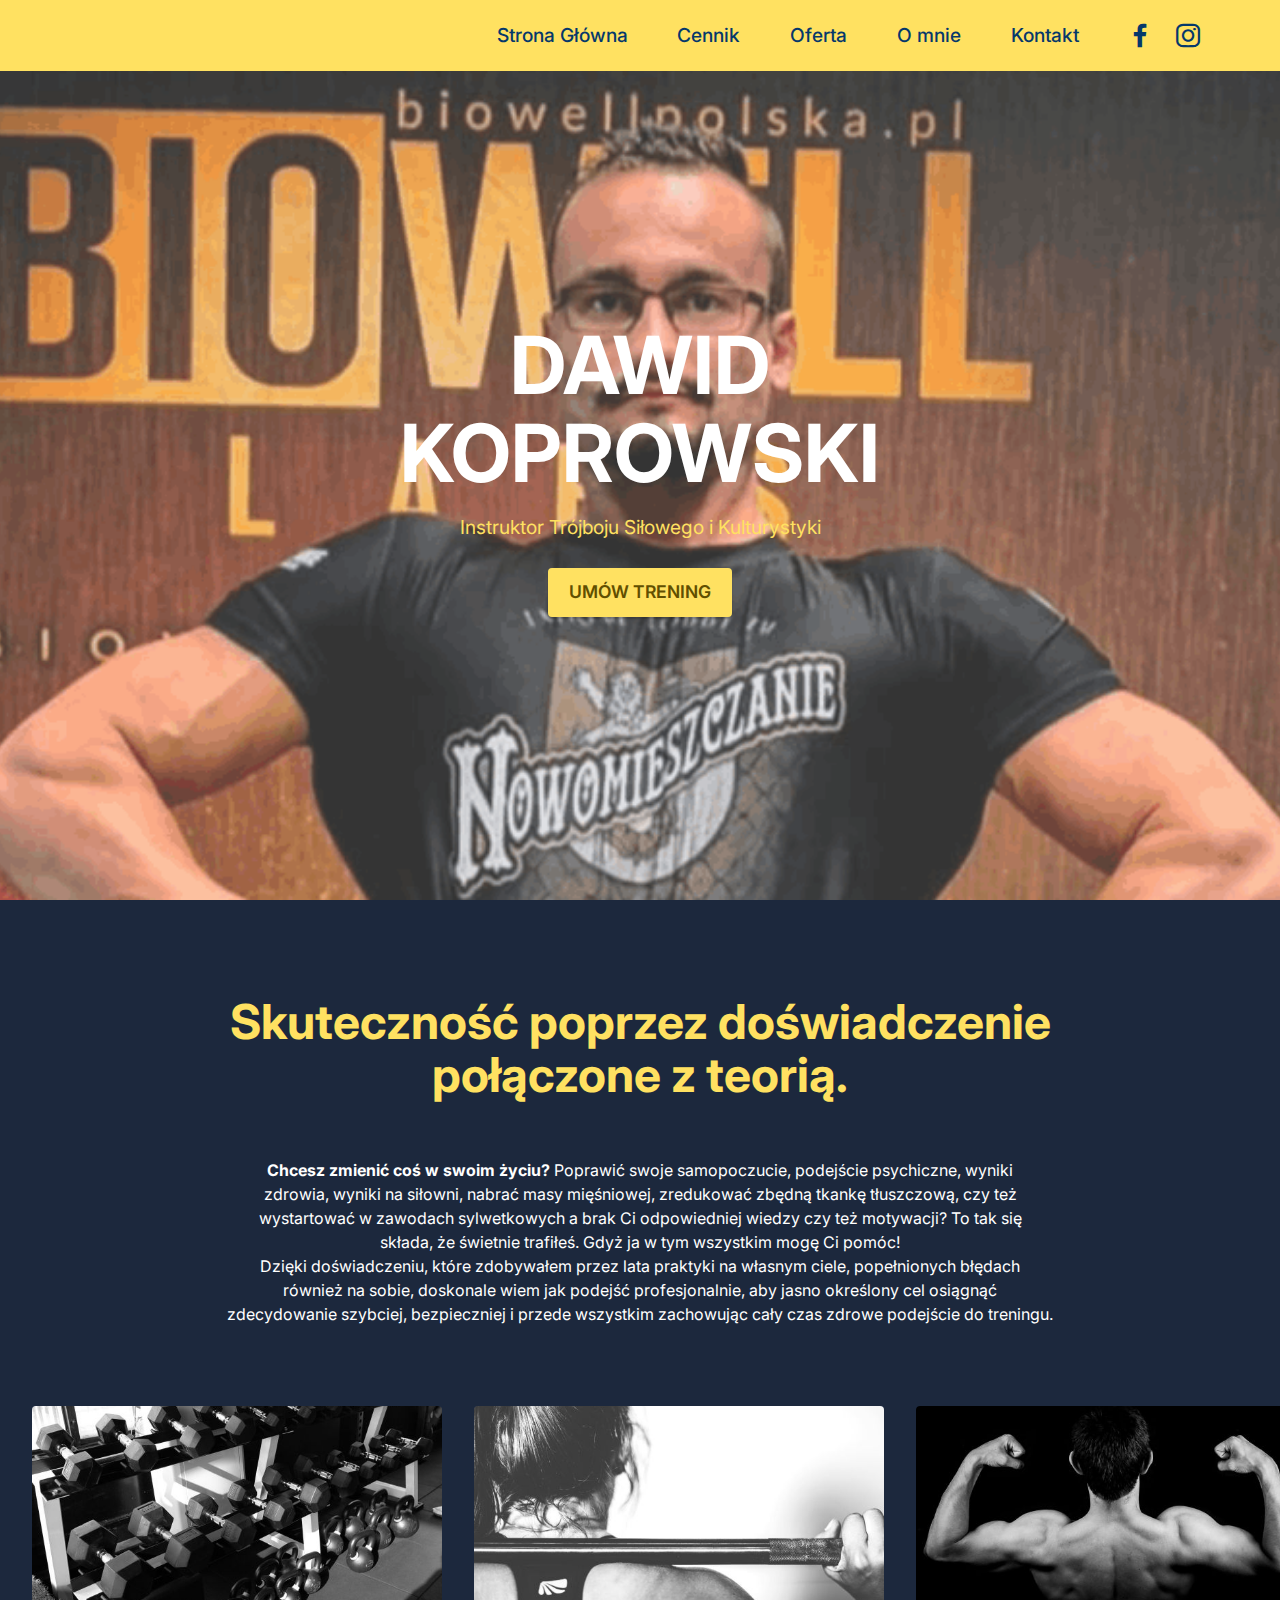
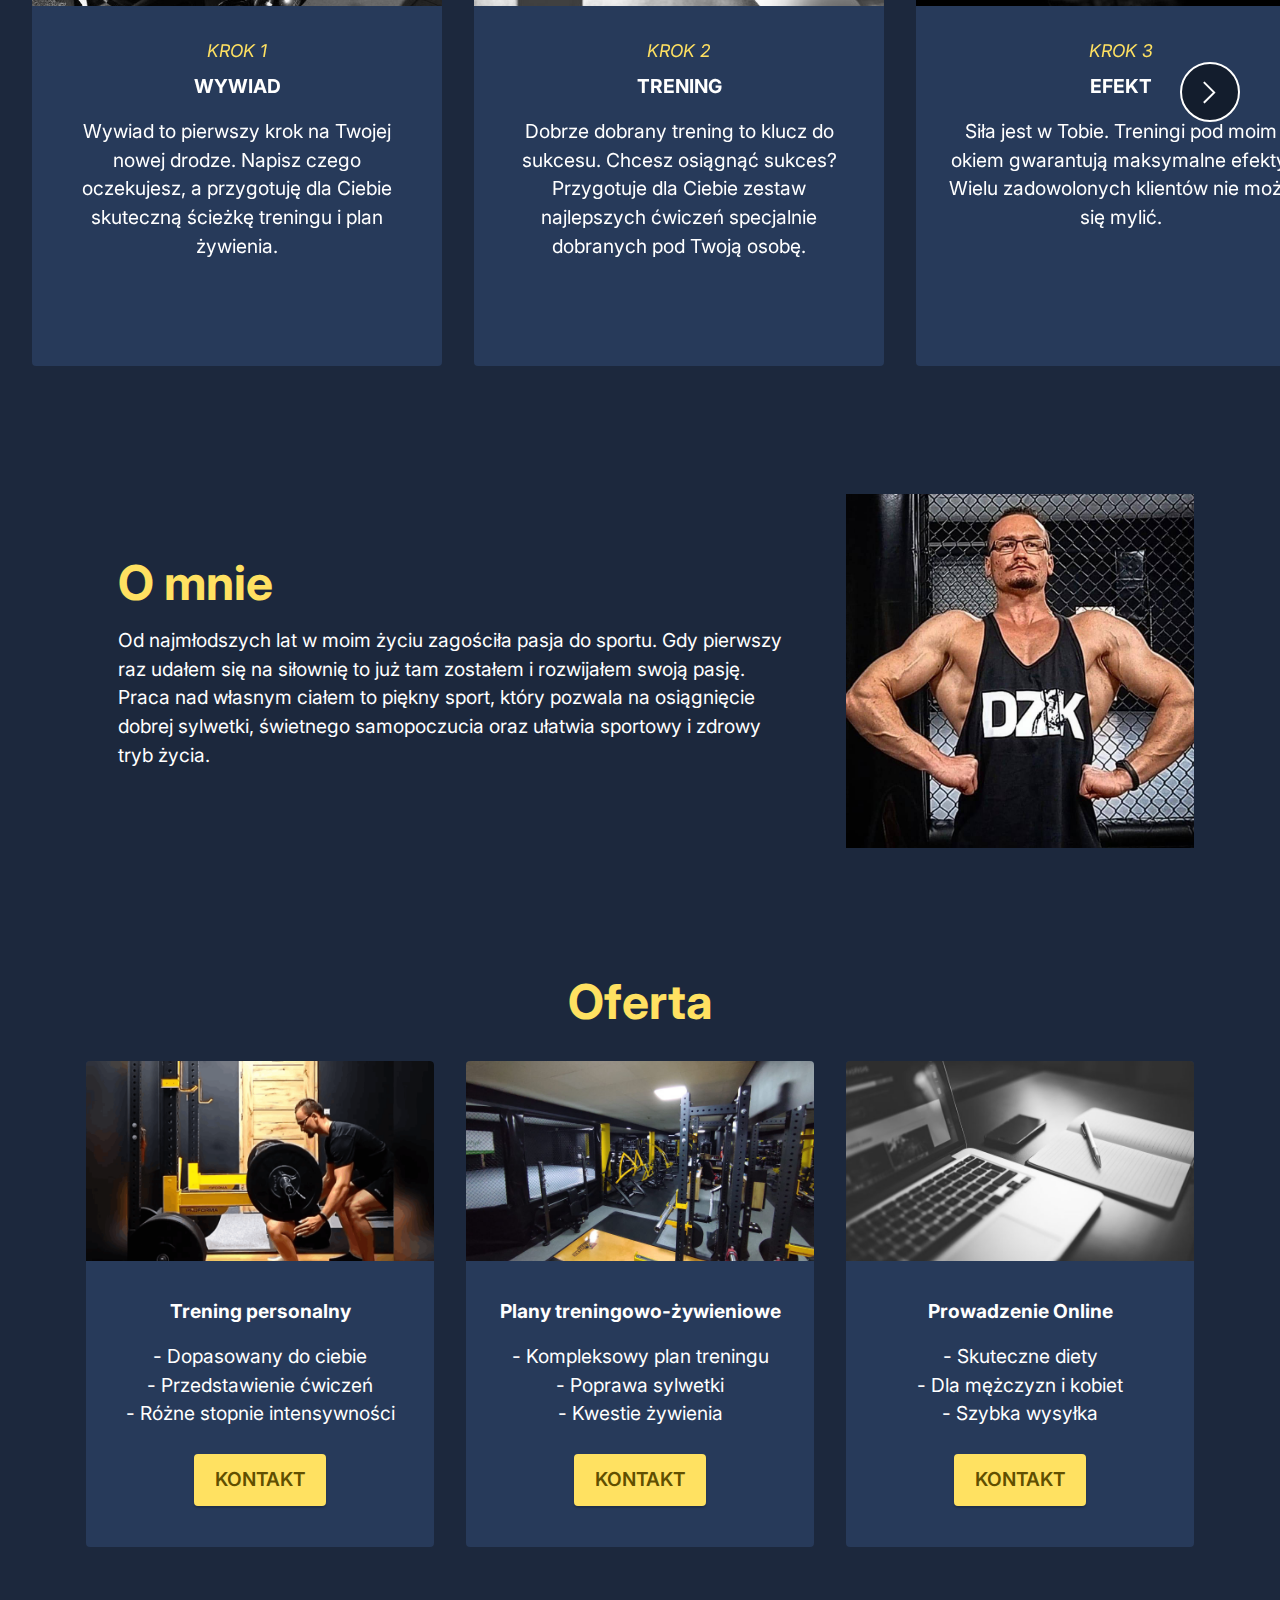
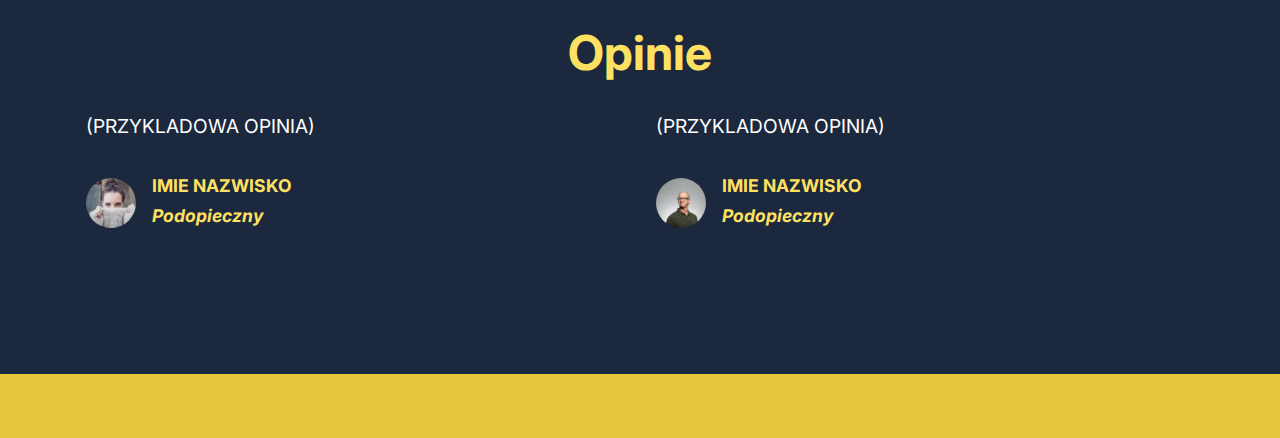
<file: index.html>
<!DOCTYPE html>
<html  >
<head>
  <!-- Site made with Mobirise Website Builder v5.6.11, https://mobirise.com -->
  <meta charset="UTF-8">
  <meta http-equiv="X-UA-Compatible" content="IE=edge">
  <meta name="generator" content="Mobirise v5.6.11, mobirise.com">
  <meta name="twitter:card" content="summary_large_image"/>
  <meta name="twitter:image:src" content="">
  <meta property="og:image" content="">
  <meta name="twitter:title" content="Dawid Koprowski - Trener Personalny">
  <meta name="viewport" content="width=device-width, initial-scale=1, minimum-scale=1">
  <link rel="shortcut icon" href="assets/images/232409310-1932139540269577-2515147459159652907-n-128x128.png" type="image/x-icon">
  <meta name="description" content="">
  
  
  <title>Dawid Koprowski - Trener Personalny</title>
  <link rel="stylesheet" href="assets/web/assets/mobirise-icons2/mobirise2.css">
  <link rel="stylesheet" href="assets/bootstrap/css/bootstrap.min.css">
  <link rel="stylesheet" href="assets/bootstrap/css/bootstrap-grid.min.css">
  <link rel="stylesheet" href="assets/bootstrap/css/bootstrap-reboot.min.css">
  <link rel="stylesheet" href="assets/dropdown/css/style.css">
  <link rel="stylesheet" href="assets/socicon/css/styles.css">
  <link rel="stylesheet" href="assets/theme/css/style.css">
  <link rel="preload" href="https://fonts.googleapis.com/css?family=Inter:100,200,300,400,500,600,700,800,900&display=swap" as="style" onload="this.onload=null;this.rel='stylesheet'">
  <noscript><link rel="stylesheet" href="https://fonts.googleapis.com/css?family=Inter:100,200,300,400,500,600,700,800,900&display=swap"></noscript>
  <link rel="preload" as="style" href="assets/mobirise/css/mbr-additional.css"><link rel="stylesheet" href="assets/mobirise/css/mbr-additional.css" type="text/css">
  
  
  
  
</head>
<body>
  
  <section data-bs-version="5.1" class="menu menu3 cid-sFAA5oUu2Y" once="menu" id="menu3-1">
    
    <nav class="navbar navbar-dropdown navbar-fixed-top navbar-expand-lg">
        <div class="container-fluid">
            <div class="navbar-brand">
                
                <span class="navbar-caption-wrap"><a class="navbar-caption text-primary display-5" href="index.html"></a></span>
            </div>
            <button class="navbar-toggler" type="button" data-toggle="collapse" data-bs-toggle="collapse" data-target="#navbarSupportedContent" data-bs-target="#navbarSupportedContent" aria-controls="navbarNavAltMarkup" aria-expanded="false" aria-label="Toggle navigation">
                <div class="hamburger">
                    <span></span>
                    <span></span>
                    <span></span>
                    <span></span>
                </div>
            </button>
            <div class="collapse navbar-collapse" id="navbarSupportedContent">
                <ul class="navbar-nav nav-dropdown nav-right" data-app-modern-menu="true"><li class="nav-item"><a class="nav-link link text-primary display-7" href="http://dawidkoprowski.pl">Strona Główna</a></li><li class="nav-item"><a class="nav-link link text-primary display-7" href="cennik.html">Cennik</a></li><li class="nav-item"><a class="nav-link link text-primary display-7" href="index.html#content3-5">Oferta</a></li>
                    <li class="nav-item"><a class="nav-link link text-primary display-7" href="omnie.html">O mnie</a>
                    </li><li class="nav-item"><a class="nav-link link text-primary display-7" href="kontakt.html">Kontakt</a></li></ul>
                <div class="icons-menu">
                    <a class="iconfont-wrapper" href="https://www.facebook.com/Instruktor-Tr%C3%B3jboju-Si%C5%82owego-i-Kulturystyki-Dawid-Koprowski-101583399322783" target="_blank">
                        <span class="p-2 mbr-iconfont socicon-facebook socicon"></span>
                    </a>
                    <a class="iconfont-wrapper" href="https://www.instagram.com/thealkoperr/" target="_blank">
                        <span class="p-2 mbr-iconfont socicon-instagram socicon"></span>
                    </a>
                    
                    
                </div>
                
            </div>
        </div>
    </nav>
</section>

<section data-bs-version="5.1" class="header1 cid-sFCAOqBTxa mbr-fullscreen" id="header1-i">

    

    <div class="mbr-overlay" style="opacity: 0.2; background-color: rgb(255, 255, 255);"></div>

    <div class="container-fluid">
        <div class="row justify-content-center">
            <div class="col-12 col-lg-6">
                <h1 class="mbr-section-title mbr-fonts-style mb-3 display-1"><strong>DAWID KOPROWSKI</strong></h1>
                
                <p class="mbr-text mbr-fonts-style display-7">Instruktor Trójboju Siłowego i Kulturystyki</p>
                <div class="mbr-section-btn mt-3"><a class="btn btn-warning display-4" href="kontakt.html">UMÓW TRENING</a></div>
            </div>
        </div>
    </div>
</section>

<section data-bs-version="5.1" class="slider6 mbr-embla cid-tgGERjEvHB" id="slider6-0">
    
    
    <div class="position-relative">
        <div class="mbr-section-head">
            <h4 class="mbr-section-title mbr-fonts-style align-center mb-0 display-2"><strong>Skuteczność  poprzez doświadczenie</strong><strong><br></strong><strong>połączone z teorią.</strong></h4>
            <h5 class="mbr-section-subtitle mbr-fonts-style align-center mb-0 mt-2 display-5"><br><br><strong>Chcesz zmienić coś w swoim życiu?</strong> Poprawić swoje samopoczucie, podejście psychiczne, wyniki
<div>zdrowia, wyniki na siłowni, nabrać masy mięśniowej, zredukować zbędną tkankę tłuszczową, czy też
</div><div>wystartować w zawodach sylwetkowych a brak Ci odpowiedniej wiedzy czy też motywacji? To tak się
</div><div>składa, że świetnie trafiłeś. Gdyż ja w tym wszystkim mogę Ci pomóc!
</div><div>Dzięki doświadczeniu, które zdobywałem przez lata praktyki na własnym ciele, popełnionych błędach
</div><div>również na sobie, doskonale wiem jak podejść profesjonalnie, aby jasno określony cel osiągnąć
</div><div>zdecydowanie szybciej, bezpieczniej i przede wszystkim zachowując cały czas zdrowe podejście do treningu.</div><br><div><br></div><div>
</div></h5>
        </div>
        <div class="embla mt-4" data-skip-snaps="true" data-align="center" data-contain-scroll="trimSnaps" data-auto-play-interval="1" data-draggable="true">
            <div class="embla__viewport container-fluid">
                <div class="embla__container">
                    <div class="embla__slide slider-image item" style="margin-left: 1rem; margin-right: 1rem;">
                        <div class="slide-content">
                            <div class="item-wrapper">
                                <div class="item-img">
                                    <img src="assets/images/mbr-600x401.jpg" alt="Mobirise Website Builder" title="">
                                </div>
                            </div>
                            <div class="item-content">
                                <h5 class="item-title mbr-fonts-style display-4"><em>KROK 1</em></h5>
                                <h6 class="item-subtitle mbr-fonts-style mt-1 display-7"><strong>WYWIAD</strong></h6>
                                <p class="mbr-text mbr-fonts-style mt-3 display-7">Wywiad to pierwszy krok na Twojej nowej drodze. Napisz czego oczekujesz, a przygotuję dla Ciebie skuteczną ścieżkę treningu i plan żywienia.</p>
                            </div>
                            
                        </div>
                    </div>
                    <div class="embla__slide slider-image item" style="margin-left: 1rem; margin-right: 1rem;">
                        <div class="slide-content">
                            <div class="item-wrapper">
                                <div class="item-img">
                                    <img src="assets/images/mbr-600x400.jpg" alt="Mobirise Website Builder" title="">
                                </div>
                            </div>
                            <div class="item-content">
                                <h5 class="item-title mbr-fonts-style display-4"><em>KROK 2</em></h5>
                                <h6 class="item-subtitle mbr-fonts-style mt-1 display-7"><strong>TRENING</strong>
                                </h6>
                                <p class="mbr-text mbr-fonts-style mt-3 display-7">Dobrze dobrany trening to klucz do sukcesu. Chcesz osiągnąć sukces? Przygotuje dla Ciebie zestaw najlepszych ćwiczeń specjalnie dobranych pod Twoją osobę.<br>
                                </p>
                            </div>
                            
                        </div>
                    </div>
                    <div class="embla__slide slider-image item" style="margin-left: 1rem; margin-right: 1rem;">
                        <div class="slide-content">
                            <div class="item-wrapper">
                                <div class="item-img">
                                    <img src="assets/images/mbr-600x402.jpg" alt="Mobirise Website Builder" title="">
                                </div>
                            </div>
                            <div class="item-content">
                                <h5 class="item-title mbr-fonts-style display-4"><em>KROK 3</em></h5>
                                <h6 class="item-subtitle mbr-fonts-style mt-1 display-7"><strong>EFEKT</strong></h6>
                                <p class="mbr-text mbr-fonts-style mt-3 display-7">Siła jest w Tobie. Treningi pod moim okiem gwarantują maksymalne efekty. Wielu zadowolonych klientów nie może się mylić.</p>
                            </div>
                            
                        </div>
                    </div>
                    <div class="embla__slide slider-image item" style="margin-left: 1rem; margin-right: 1rem;">
                        <div class="slide-content">
                            <div class="item-wrapper">
                                <div class="item-img">
                                    <img src="assets/images/mbr-600x436.jpg" alt="Mobirise Website Builder" title="">
                                </div>
                            </div>
                            <div class="item-content">
                                <h5 class="item-title mbr-fonts-style display-4"><em>KROK 4</em></h5>
                                <h6 class="item-subtitle mbr-fonts-style mt-1 display-7"><strong>REFLEKSJA</strong></h6>
                                <p class="mbr-text mbr-fonts-style mt-3 display-7">Osiągnałes pierwszy kamień milowy na swojej drodze? Spójrz jak wiele wyrzeczeń i dyscypliny cię to kosztowało. Pomyśl jak bardzo jesteś przed osobami, które nie były w stanie wprowadzić nawet najmniejszych zmian.</p>
                            </div>
                            
                        </div>
                    </div>
                </div>
            </div>
            <button class="embla__button embla__button--prev">
                <span class="mobi-mbri mobi-mbri-arrow-prev mbr-iconfont" aria-hidden="true"></span>
                <span class="sr-only visually-hidden visually-hidden">Previous</span>
            </button>
            <button class="embla__button embla__button--next">
                <span class="mobi-mbri mobi-mbri-arrow-next mbr-iconfont" aria-hidden="true"></span>
                <span class="sr-only visually-hidden visually-hidden">Next</span>
            </button>
        </div>
    </div>
</section>

<section data-bs-version="5.1" class="image2 cid-tgKwwaamDs" id="image2-2">
    

    
    

    <div class="container">
        <div class="row align-items-center">
            <div class="col-12 col-lg-4">
                <div class="image-wrapper">
                    <img src="assets/images/295865950-101601235987666-4915786228931299555-n-944x960.jpeg" alt="Mobirise Website Builder">
                    
                </div>
            </div>
            <div class="col-12 col-lg">
                <div class="text-wrapper">
                    <h3 class="mbr-section-title mbr-fonts-style mb-3 display-2"><strong>O mnie</strong><br></h3>
                    <p class="mbr-text mbr-fonts-style display-7">
                        Od najmłodszych lat w moim życiu zagościła pasja do sportu. Gdy pierwszy raz udałem się na siłownię to już tam zostałem i rozwijałem swoją pasję. Praca nad własnym ciałem to piękny sport, który pozwala na osiągnięcie dobrej sylwetki, świetnego samopoczucia oraz ułatwia sportowy i zdrowy tryb życia.<br></p>
                </div>
            </div>
        </div>
    </div>
</section>

<section data-bs-version="5.1" class="content3 cid-tj7EClHXqx" id="content3-5">
    
    
    <div class="container">
        <div class="mbr-section-head">
            <h4 class="mbr-section-title mbr-fonts-style align-center mb-0 display-2"><strong>Oferta</strong></h4>
            
        </div>
        <div class="row mt-4">
            <div class="item features-image сol-12 col-md-6 col-lg-4">
                <div class="item-wrapper">
                    <div class="item-img">
                        <img src="assets/images/dawid-5-816x776.png" alt="Mobirise Website Builder" title="">
                    </div>
                    <div class="item-content">
                        
                        <h6 class="item-subtitle mbr-fonts-style mt-1 display-7"><strong>Trening personalny</strong></h6>
                        <p class="mbr-text mbr-fonts-style mt-3 display-7">- Dopasowany do ciebie
<br>- Przedstawienie ćwiczeń<br>- Różne stopnie intensywności</p>
                    </div>
                    <div class="mbr-section-btn item-footer mt-2"><a href="kontakt.html" class="btn item-btn btn-warning display-7">KONTAKT</a></div>
                </div>
            </div>
            <div class="item features-image сol-12 col-md-6 col-lg-4">
                <div class="item-wrapper">
                    <div class="item-img">
                        <img src="assets/images/307502853-2255595304590664-5002955085705853841-n-816x612.jpg" alt="Mobirise Website Builder" title="">
                    </div>
                    <div class="item-content">
                        
                        <h6 class="item-subtitle mbr-fonts-style mt-1 display-7"><strong>Plany treningowo-żywieniowe</strong></h6>
                        <p class="mbr-text mbr-fonts-style mt-3 display-7">- Kompleksowy plan treningu
<br>- Poprawa sylwetki
<br>- Kwestie żywienia<br>
                        </p>
                    </div>
                    <div class="mbr-section-btn item-footer mt-2"><a href="kontakt.html" class="btn item-btn btn-warning display-7">KONTAKT</a></div>
                </div>
            </div>
            <div class="item features-image сol-12 col-md-6 col-lg-4">
                <div class="item-wrapper">
                    <div class="item-img">
                        <img src="assets/images/mbr-2-816x544.jpg" alt="Mobirise Website Builder" title="">
                    </div>
                    <div class="item-content">
                        
                        <h6 class="item-subtitle mbr-fonts-style mt-1 display-7"><strong>Prowadzenie Online</strong></h6>
                        <p class="mbr-text mbr-fonts-style mt-3 display-7">- Skuteczne diety
<br>- Dla mężczyzn i kobiet
<br>- Szybka wysyłka</p>
                    </div>
                    <div class="mbr-section-btn item-footer mt-2"><a href="kontakt.html" class="btn item-btn btn-warning display-7">KONTAKT</a></div>
                </div>
            </div>

        </div>
    </div>
</section>

<section data-bs-version="5.1" class="testimonials2 cid-sFAO03Bfrt" id="testimonials2-a">
    
    
    <div class="container">
        <h3 class="mbr-section-title mbr-fonts-style align-center mb-4 display-2">
            <strong>Opinie</strong></h3>
        <div class="row justify-content-center">
            <div class="card col-12 col-md-6">
                <p class="mbr-text mbr-fonts-style mb-4 display-7">(PRZYKLADOWA OPINIA)</p>
                <div class="d-flex mb-md-0 mb-4">
                    <div class="image-wrapper">
                        <img src="assets/images/mbr-2-100x67.jpg" alt="Mobirise Website Builder">
                    </div>
                    <div class="text-wrapper">
                        <p class="name mbr-fonts-style mb-1 display-4"><strong>IMIE NAZWISKO</strong></p>
                        <p class="position mbr-fonts-style display-4"><strong><em>Podopieczny</em></strong></p>
                    </div>
                </div>
            </div>
            <div class="card col-12 col-md-6">
                <p class="mbr-text mbr-fonts-style mb-4 display-7">(PRZYKLADOWA OPINIA)</p>
                <div class="d-flex mb-md-0 mb-4">
                    <div class="image-wrapper">
                        <img src="assets/images/mbr-100x67.jpg" alt="Mobirise Website Builder">
                    </div>
                    <div class="text-wrapper">
                        <p class="name mbr-fonts-style mb-1 display-4">
                            <strong>IMIE NAZWISKO</strong></p>
                        <p class="position mbr-fonts-style display-4">
                            <strong><em>Podopieczny</em></strong></p>
                    </div>
                </div>
            </div>
        </div>
    </div>
</section><section class="display-7" style="padding: 0;align-items: center;justify-content: center;flex-wrap: wrap;    align-content: center;display: flex;position: relative;height: 4rem;"><a href="https://mobiri" style="flex: 1 1;height: 4rem;position: absolute;width: 100%;z-index: 1;"><img alt="" style="height: 4rem;" src="yel.png"></a><p style="margin: 0;text-align: center;" class="display-7"></p><a style="z-index:1" href="https://mobirise.com/web-page-maker.html"></a></section><script src="assets/bootstrap/js/bootstrap.bundle.min.js"></script>  <script src="assets/smoothscroll/smooth-scroll.js"></script>  <script src="assets/ytplayer/index.js"></script>  <script src="assets/dropdown/js/navbar-dropdown.js"></script>  <script src="assets/embla/embla.min.js"></script>  <script src="assets/embla/script.js"></script>  <script src="assets/theme/js/script.js"></script>  
  
  
</body>
</html>
</file>
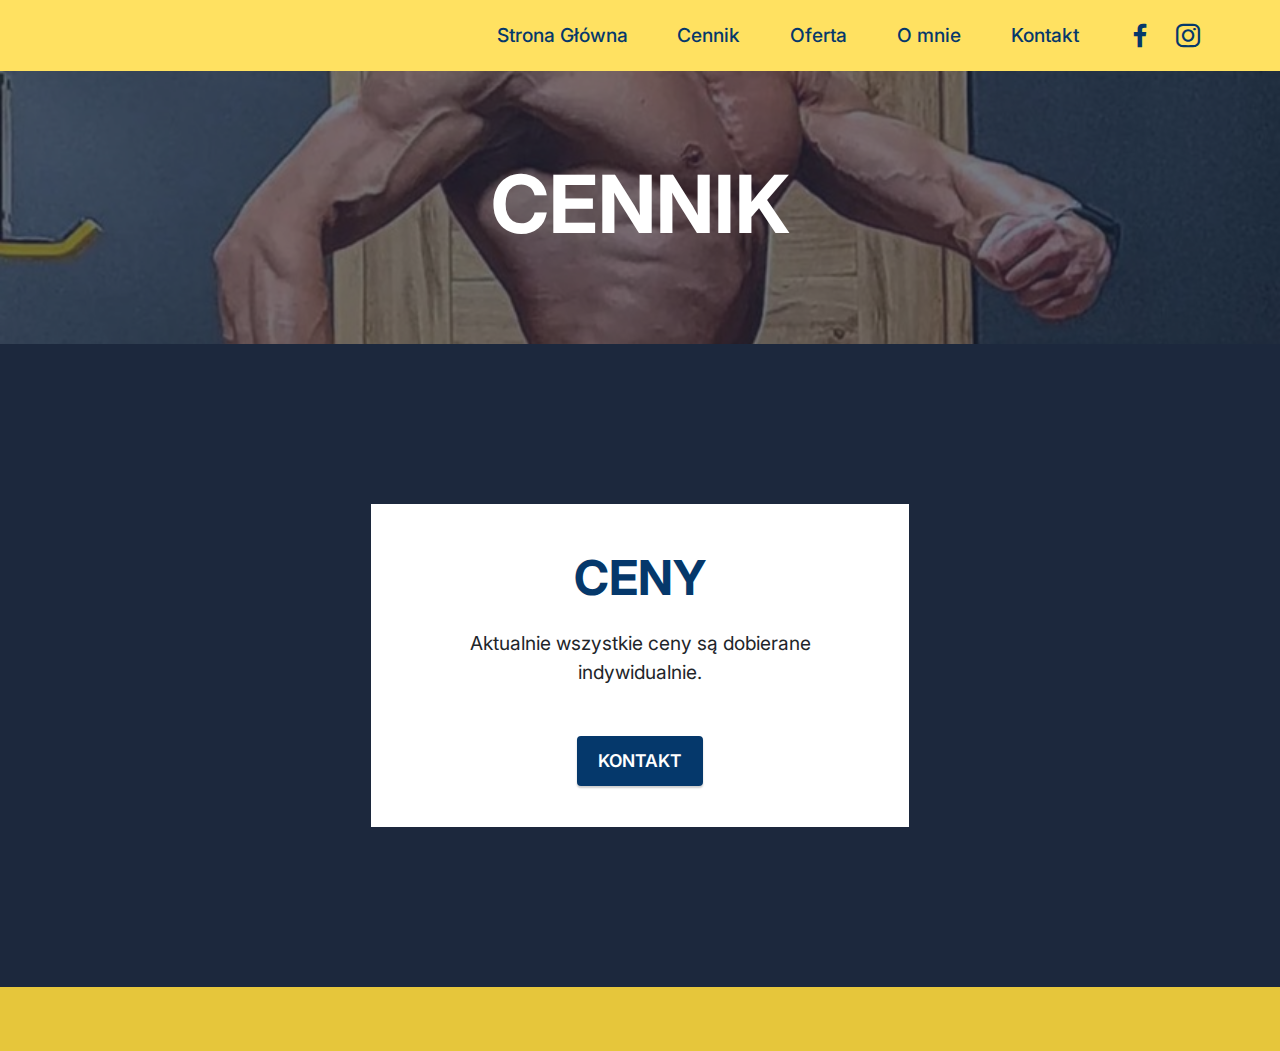
<file: cennik.html>
<!DOCTYPE html>
<html  >
<head>
  <!-- Site made with Mobirise Website Builder v5.6.11, https://mobirise.com -->
  <meta charset="UTF-8">
  <meta http-equiv="X-UA-Compatible" content="IE=edge">
  <meta name="generator" content="Mobirise v5.6.11, mobirise.com">
  <meta name="twitter:card" content="summary_large_image"/>
  <meta name="twitter:image:src" content="">
  <meta property="og:image" content="">
  <meta name="twitter:title" content="Cennik - Trener Personalny Dawid Koprowski">
  <meta name="viewport" content="width=device-width, initial-scale=1, minimum-scale=1">
  <link rel="shortcut icon" href="assets/images/232409310-1932139540269577-2515147459159652907-n-128x128.png" type="image/x-icon">
  <meta name="description" content="">
  
  
  <title>Cennik - Trener Personalny Dawid Koprowski</title>
  <link rel="stylesheet" href="assets/web/assets/mobirise-icons2/mobirise2.css">
  <link rel="stylesheet" href="assets/bootstrap/css/bootstrap.min.css">
  <link rel="stylesheet" href="assets/bootstrap/css/bootstrap-grid.min.css">
  <link rel="stylesheet" href="assets/bootstrap/css/bootstrap-reboot.min.css">
  <link rel="stylesheet" href="assets/dropdown/css/style.css">
  <link rel="stylesheet" href="assets/socicon/css/styles.css">
  <link rel="stylesheet" href="assets/theme/css/style.css">
  <link rel="preload" href="https://fonts.googleapis.com/css?family=Inter:100,200,300,400,500,600,700,800,900&display=swap" as="style" onload="this.onload=null;this.rel='stylesheet'">
  <noscript><link rel="stylesheet" href="https://fonts.googleapis.com/css?family=Inter:100,200,300,400,500,600,700,800,900&display=swap"></noscript>
  <link rel="preload" as="style" href="assets/mobirise/css/mbr-additional.css"><link rel="stylesheet" href="assets/mobirise/css/mbr-additional.css" type="text/css">
  
  
  
  
</head>
<body>
  
  <section data-bs-version="5.1" class="menu menu3 cid-tj80RUZ51U" once="menu" id="menu3-n">
    
    <nav class="navbar navbar-dropdown navbar-fixed-top navbar-expand-lg">
        <div class="container-fluid">
            <div class="navbar-brand">
                
                <span class="navbar-caption-wrap"><a class="navbar-caption text-primary display-5" href="index.html"></a></span>
            </div>
            <button class="navbar-toggler" type="button" data-toggle="collapse" data-bs-toggle="collapse" data-target="#navbarSupportedContent" data-bs-target="#navbarSupportedContent" aria-controls="navbarNavAltMarkup" aria-expanded="false" aria-label="Toggle navigation">
                <div class="hamburger">
                    <span></span>
                    <span></span>
                    <span></span>
                    <span></span>
                </div>
            </button>
            <div class="collapse navbar-collapse" id="navbarSupportedContent">
                <ul class="navbar-nav nav-dropdown nav-right" data-app-modern-menu="true"><li class="nav-item"><a class="nav-link link text-primary display-7" href="http://dawidkoprowski.pl">Strona Główna</a></li><li class="nav-item"><a class="nav-link link text-primary display-7" href="cennik.html">Cennik</a></li><li class="nav-item"><a class="nav-link link text-primary display-7" href="index.html#content3-5">Oferta</a></li>
                    <li class="nav-item"><a class="nav-link link text-primary display-7" href="omnie.html">O mnie</a>
                    </li><li class="nav-item"><a class="nav-link link text-primary display-7" href="kontakt.html">Kontakt</a></li></ul>
                <div class="icons-menu">
                    <a class="iconfont-wrapper" href="https://www.facebook.com/Instruktor-Tr%C3%B3jboju-Si%C5%82owego-i-Kulturystyki-Dawid-Koprowski-101583399322783" target="_blank">
                        <span class="p-2 mbr-iconfont socicon-facebook socicon"></span>
                    </a>
                    <a class="iconfont-wrapper" href="https://www.instagram.com/thealkoperr/" target="_blank">
                        <span class="p-2 mbr-iconfont socicon-instagram socicon"></span>
                    </a>
                    
                    
                </div>
                
            </div>
        </div>
    </nav>
</section>

<section data-bs-version="5.1" class="info1 cid-tj80T6hrss" id="info1-p">
    

    
    <div class="mbr-overlay" style="opacity: 0.6; background-color: rgb(28, 40, 61);"></div>
    <div class="align-center container">
        <div class="row justify-content-center">
            <div class="col-12 col-lg-8">
                <h3 class="mbr-section-title mb-4 mbr-fonts-style display-1">
                    <strong>CENNIK</strong></h3>
                
                
            </div>
        </div>
    </div>
</section>

<section data-bs-version="5.1" class="pricing2 cid-tj81aHZSvO" id="pricing2-q">
    

    
    
    <div class="container">
        <div class="row justify-content-center">
            <div class="col-12 col-md-6 align-center">
                <div class="plan">
                    <div class="plan-header">
                        <h6 class="plan-title mbr-fonts-style mb-3 display-5"></h6>
                        <div class="plan-price">
                            <p class="price mbr-fonts-style m-0 display-2"><strong>CENY</strong></p>
                            <p class="price-term mbr-fonts-style mb-3 display-7"></p>
                        </div>
                    </div>
                    <div class="plan-body">
                        <div class="plan-list mb-4">
                            <ul class="list-group mbr-fonts-style list-group-flush display-7">
                                <li class="list-group-item">Aktualnie wszystkie ceny są dobierane indywidualnie.</li>
                            </ul>
                        </div>
                        <div class="mbr-section-btn text-center"><a href="kontakt.html" class="btn btn-primary display-4">KONTAKT</a></div>
                    </div>
                </div>
            </div>
            
            
            
        </div>
    </div>
</section><section class="display-7" style="padding: 0;align-items: center;justify-content: center;flex-wrap: wrap;    align-content: center;display: flex;position: relative;height: 4rem;"><a href="https://mobiri" style="flex: 1 1;height: 4rem;position: absolute;width: 100%;z-index: 1;"><img alt="" style="height: 4rem;" src="yel.png"></a><p style="margin: 0;text-align: center;" class="display-7"></p><a style="z-index:1" href="https://mobirise.com/website-maker.html"></a></section><script src="assets/bootstrap/js/bootstrap.bundle.min.js"></script>  <script src="assets/smoothscroll/smooth-scroll.js"></script>  <script src="assets/ytplayer/index.js"></script>  <script src="assets/dropdown/js/navbar-dropdown.js"></script>  <script src="assets/embla/embla.min.js"></script>  <script src="assets/embla/script.js"></script>  <script src="assets/theme/js/script.js"></script>  
  
  
</body>
</html>
</file>
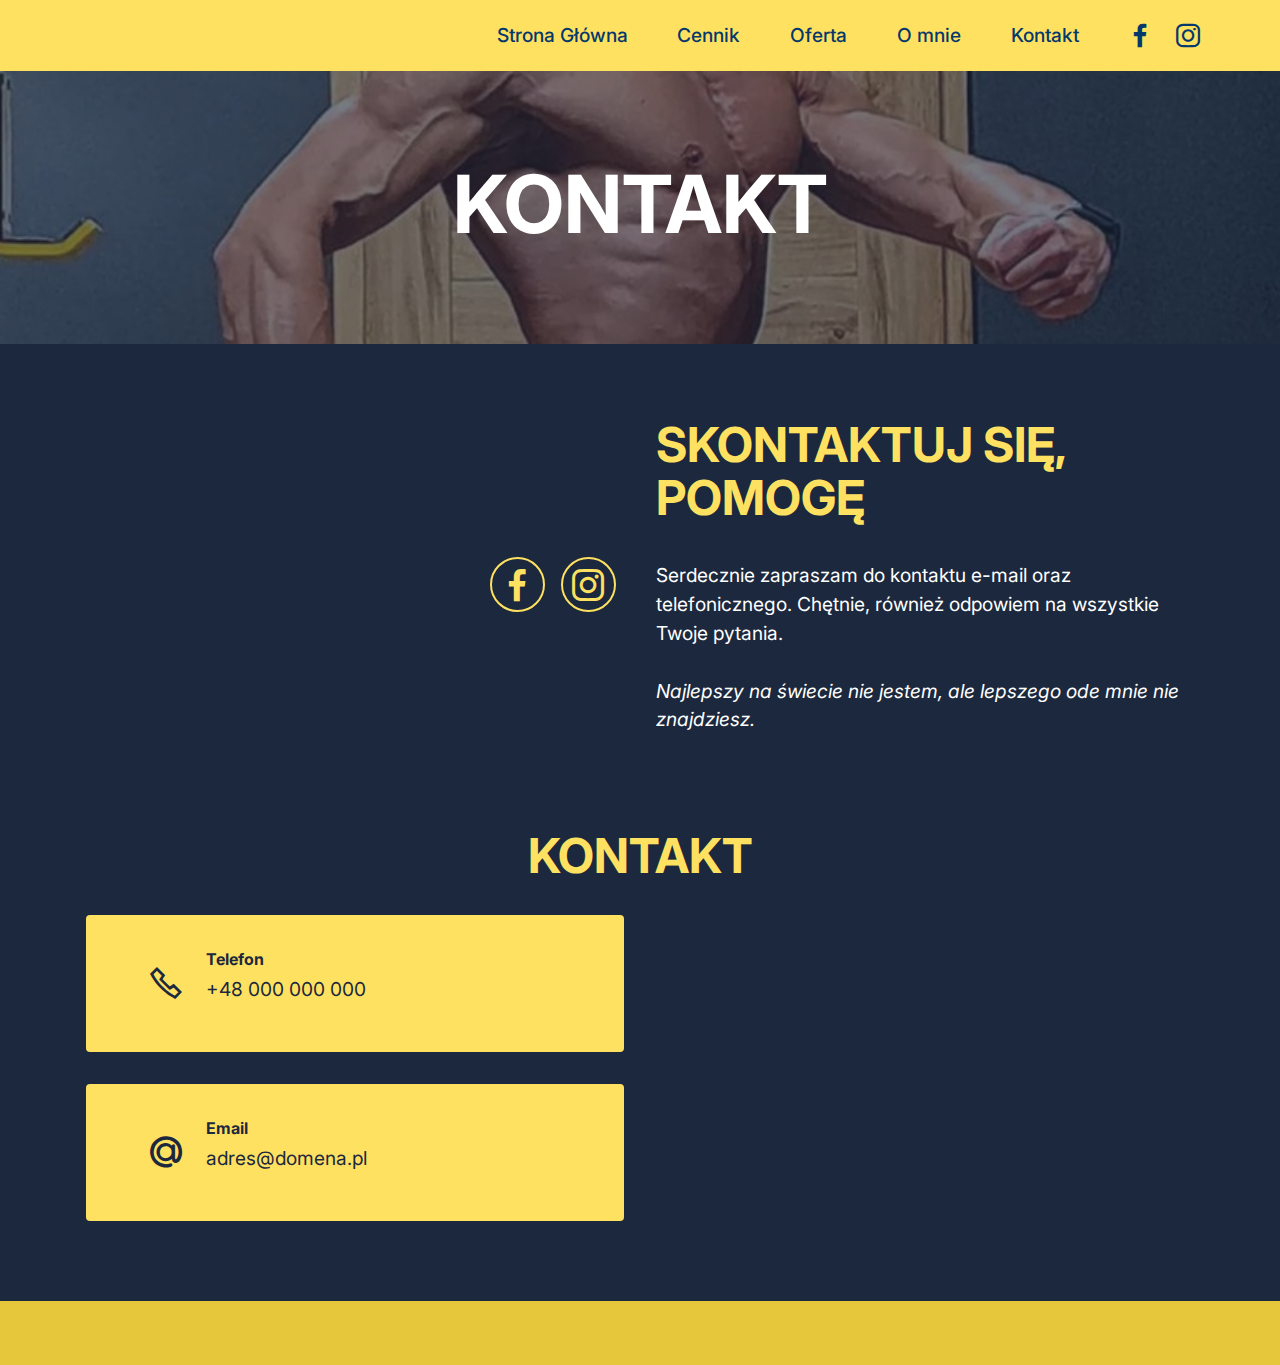
<file: kontakt.html>
<!DOCTYPE html>
<html  >
<head>
  <!-- Site made with Mobirise Website Builder v5.6.11, https://mobirise.com -->
  <meta charset="UTF-8">
  <meta http-equiv="X-UA-Compatible" content="IE=edge">
  <meta name="generator" content="Mobirise v5.6.11, mobirise.com">
  <meta name="twitter:card" content="summary_large_image"/>
  <meta name="twitter:image:src" content="">
  <meta property="og:image" content="">
  <meta name="twitter:title" content="Kontakt - Trener Personalny Dawid Koprowski">
  <meta name="viewport" content="width=device-width, initial-scale=1, minimum-scale=1">
  <link rel="shortcut icon" href="assets/images/232409310-1932139540269577-2515147459159652907-n-128x128.png" type="image/x-icon">
  <meta name="description" content="">
  
  
  <title>Kontakt - Trener Personalny Dawid Koprowski</title>
  <link rel="stylesheet" href="assets/web/assets/mobirise-icons2/mobirise2.css">
  <link rel="stylesheet" href="assets/bootstrap/css/bootstrap.min.css">
  <link rel="stylesheet" href="assets/bootstrap/css/bootstrap-grid.min.css">
  <link rel="stylesheet" href="assets/bootstrap/css/bootstrap-reboot.min.css">
  <link rel="stylesheet" href="assets/socicon/css/styles.css">
  <link rel="stylesheet" href="assets/dropdown/css/style.css">
  <link rel="stylesheet" href="assets/theme/css/style.css">
  <link rel="preload" href="https://fonts.googleapis.com/css?family=Inter:100,200,300,400,500,600,700,800,900&display=swap" as="style" onload="this.onload=null;this.rel='stylesheet'">
  <noscript><link rel="stylesheet" href="https://fonts.googleapis.com/css?family=Inter:100,200,300,400,500,600,700,800,900&display=swap"></noscript>
  <link rel="preload" as="style" href="assets/mobirise/css/mbr-additional.css"><link rel="stylesheet" href="assets/mobirise/css/mbr-additional.css" type="text/css">
  
  
  
  
</head>
<body>
  
  <section data-bs-version="5.1" class="info1 cid-tj7WZ9iTG0" id="info1-g">
    

    
    <div class="mbr-overlay" style="opacity: 0.6; background-color: rgb(28, 40, 61);"></div>
    <div class="align-center container">
        <div class="row justify-content-center">
            <div class="col-12 col-lg-8">
                <h3 class="mbr-section-title mb-4 mbr-fonts-style display-1">
                    <strong>KONTAKT</strong></h3>
                
                
            </div>
        </div>
    </div>
</section>

<section data-bs-version="5.1" class="contacts4 cid-tj7XdGyUQ6" id="contacts4-h">

    

    
    

    <div class="container">
        <div class="row align-items-center justify-content-center">
            <div class="text-content col-12 col-md-6 order-2">
                <h2 class="mbr-section-title mbr-fonts-style display-2"><strong>SKONTAKTUJ SIĘ, POMOGĘ</strong></h2>
                <p class="mbr-text mbr-fonts-style display-7"><br>Serdecznie zapraszam do kontaktu e-mail oraz telefonicznego. Chętnie, również odpowiem na wszystkie Twoje pytania. 
<br>
<br><em>Najlepszy na świecie nie jestem, ale lepszego ode mnie nie znajdziesz.</em></p>
            </div>
            <div class="icons d-flex align-items-center col-12 col-md-6 justify-content-end mt-md-0 mt-2 flex-wrap">
                <a href="https://www.facebook.com/Instruktor-Tr%C3%B3jboju-Si%C5%82owego-i-Kulturystyki-Dawid-Koprowski-101583399322783" target="_blank">
                    <span class="mbr-iconfont mbr-iconfont-social socicon-facebook socicon"></span>
                </a>
                <a href="https://www.instagram.com/thealkoperr/" target="_blank">
                    <span class="mbr-iconfont mbr-iconfont-social socicon-instagram socicon"></span>
                </a>
                
                
                
                
                
                
                
                
            </div>
        </div>
    </div>
    
</section>

<section data-bs-version="5.1" class="contacts3 map1 cid-tj7Yeq603r" id="contacts3-k">

    

    
    
    <div class="container">
        <div class="mbr-section-head">
            <h3 class="mbr-section-title mbr-fonts-style align-center mb-0 display-2">
                <strong>KONTAKT</strong></h3>
            
        </div>
        <div class="row justify-content-center mt-4">
            <div class="card col-12 col-md-6">
                <div class="card-wrapper">
                    <div class="image-wrapper">
                        <span class="mbr-iconfont mobi-mbri-phone mobi-mbri" style="color: rgb(28, 40, 61); fill: rgb(28, 40, 61);"></span>
                    </div>
                    <div class="text-wrapper">
                        <h6 class="card-title mbr-fonts-style mb-1 display-5"><strong>Telefon</strong></h6>
                        <p class="mbr-text mbr-fonts-style display-7">+48 000 000 000</p>
                    </div>
                </div>
                <div class="card-wrapper">
                    <div class="image-wrapper">
                        <span class="mbr-iconfont socicon-mailru socicon" style="color: rgb(28, 40, 61); fill: rgb(28, 40, 61);"></span>
                    </div>
                    <div class="text-wrapper">
                        <h6 class="card-title mbr-fonts-style mb-1 display-5">
                            <strong>Email</strong>
                        </h6>
                        <p class="mbr-text mbr-fonts-style display-7">adres@domena.pl</p>
                    </div>
                </div>
            </div>
            <div class="map-wrapper col-12 col-md-6">
                <div class="google-map"><iframe frameborder="0" style="border:0" src="https://www.google.com/maps/embed?pb=!1m18!1m12!1m3!1d2377.4125550269277!2d19.591529358385415!3d53.425331412626356!2m3!1f0!2f0!3f0!3m2!1i1024!2i768!4f13.1!3m3!1m2!1s0x471d1766a99adfff%3A0xcdb36dd5d1e4e59b!2sFight%20Club%20%26%20Gym%20Nowomieszczanie!5e0!3m2!1spl!2spl!4v1662492905818!5m2!1spl!2spl" allowfullscreen=""></iframe></div>
            </div>
        </div>
    </div>
</section>

<section data-bs-version="5.1" class="menu menu3 cid-tj7WXCBKM4" once="menu" id="menu3-e">
    
    <nav class="navbar navbar-dropdown navbar-fixed-top navbar-expand-lg">
        <div class="container-fluid">
            <div class="navbar-brand">
                
                <span class="navbar-caption-wrap"><a class="navbar-caption text-primary display-5" href="index.html"></a></span>
            </div>
            <button class="navbar-toggler" type="button" data-toggle="collapse" data-bs-toggle="collapse" data-target="#navbarSupportedContent" data-bs-target="#navbarSupportedContent" aria-controls="navbarNavAltMarkup" aria-expanded="false" aria-label="Toggle navigation">
                <div class="hamburger">
                    <span></span>
                    <span></span>
                    <span></span>
                    <span></span>
                </div>
            </button>
            <div class="collapse navbar-collapse" id="navbarSupportedContent">
                <ul class="navbar-nav nav-dropdown nav-right" data-app-modern-menu="true"><li class="nav-item"><a class="nav-link link text-primary display-7" href="http://dawidkoprowski.pl">Strona Główna</a></li><li class="nav-item"><a class="nav-link link text-primary display-7" href="cennik.html">Cennik</a></li><li class="nav-item"><a class="nav-link link text-primary display-7" href="index.html#content3-5">Oferta</a></li>
                    <li class="nav-item"><a class="nav-link link text-primary display-7" href="omnie.html">O mnie</a>
                    </li><li class="nav-item"><a class="nav-link link text-primary display-7" href="kontakt.html">Kontakt</a></li></ul>
                <div class="icons-menu">
                    <a class="iconfont-wrapper" href="https://www.facebook.com/Instruktor-Tr%C3%B3jboju-Si%C5%82owego-i-Kulturystyki-Dawid-Koprowski-101583399322783" target="_blank">
                        <span class="p-2 mbr-iconfont socicon-facebook socicon"></span>
                    </a>
                    <a class="iconfont-wrapper" href="https://www.instagram.com/thealkoperr/" target="_blank">
                        <span class="p-2 mbr-iconfont socicon-instagram socicon"></span>
                    </a>
                    
                    
                </div>
                
            </div>
        </div>
    </nav>
</section><section class="display-7" style="padding: 0;align-items: center;justify-content: center;flex-wrap: wrap;    align-content: center;display: flex;position: relative;height: 4rem;"><a href="https://mobiri" style="flex: 1 1;height: 4rem;position: absolute;width: 100%;z-index: 1;"><img alt="" style="height: 4rem;" src="yel.png"></a><p style="margin: 0;text-align: center;" class="display-7"></p><a style="z-index:1" href="https://mobirise.com/website-maker.html"></a></section><script src="assets/bootstrap/js/bootstrap.bundle.min.js"></script>  <script src="assets/smoothscroll/smooth-scroll.js"></script>  <script src="assets/ytplayer/index.js"></script>  <script src="assets/dropdown/js/navbar-dropdown.js"></script>  <script src="assets/embla/embla.min.js"></script>  <script src="assets/embla/script.js"></script>  <script src="assets/theme/js/script.js"></script>  
  
  
</body>
</html>
</file>
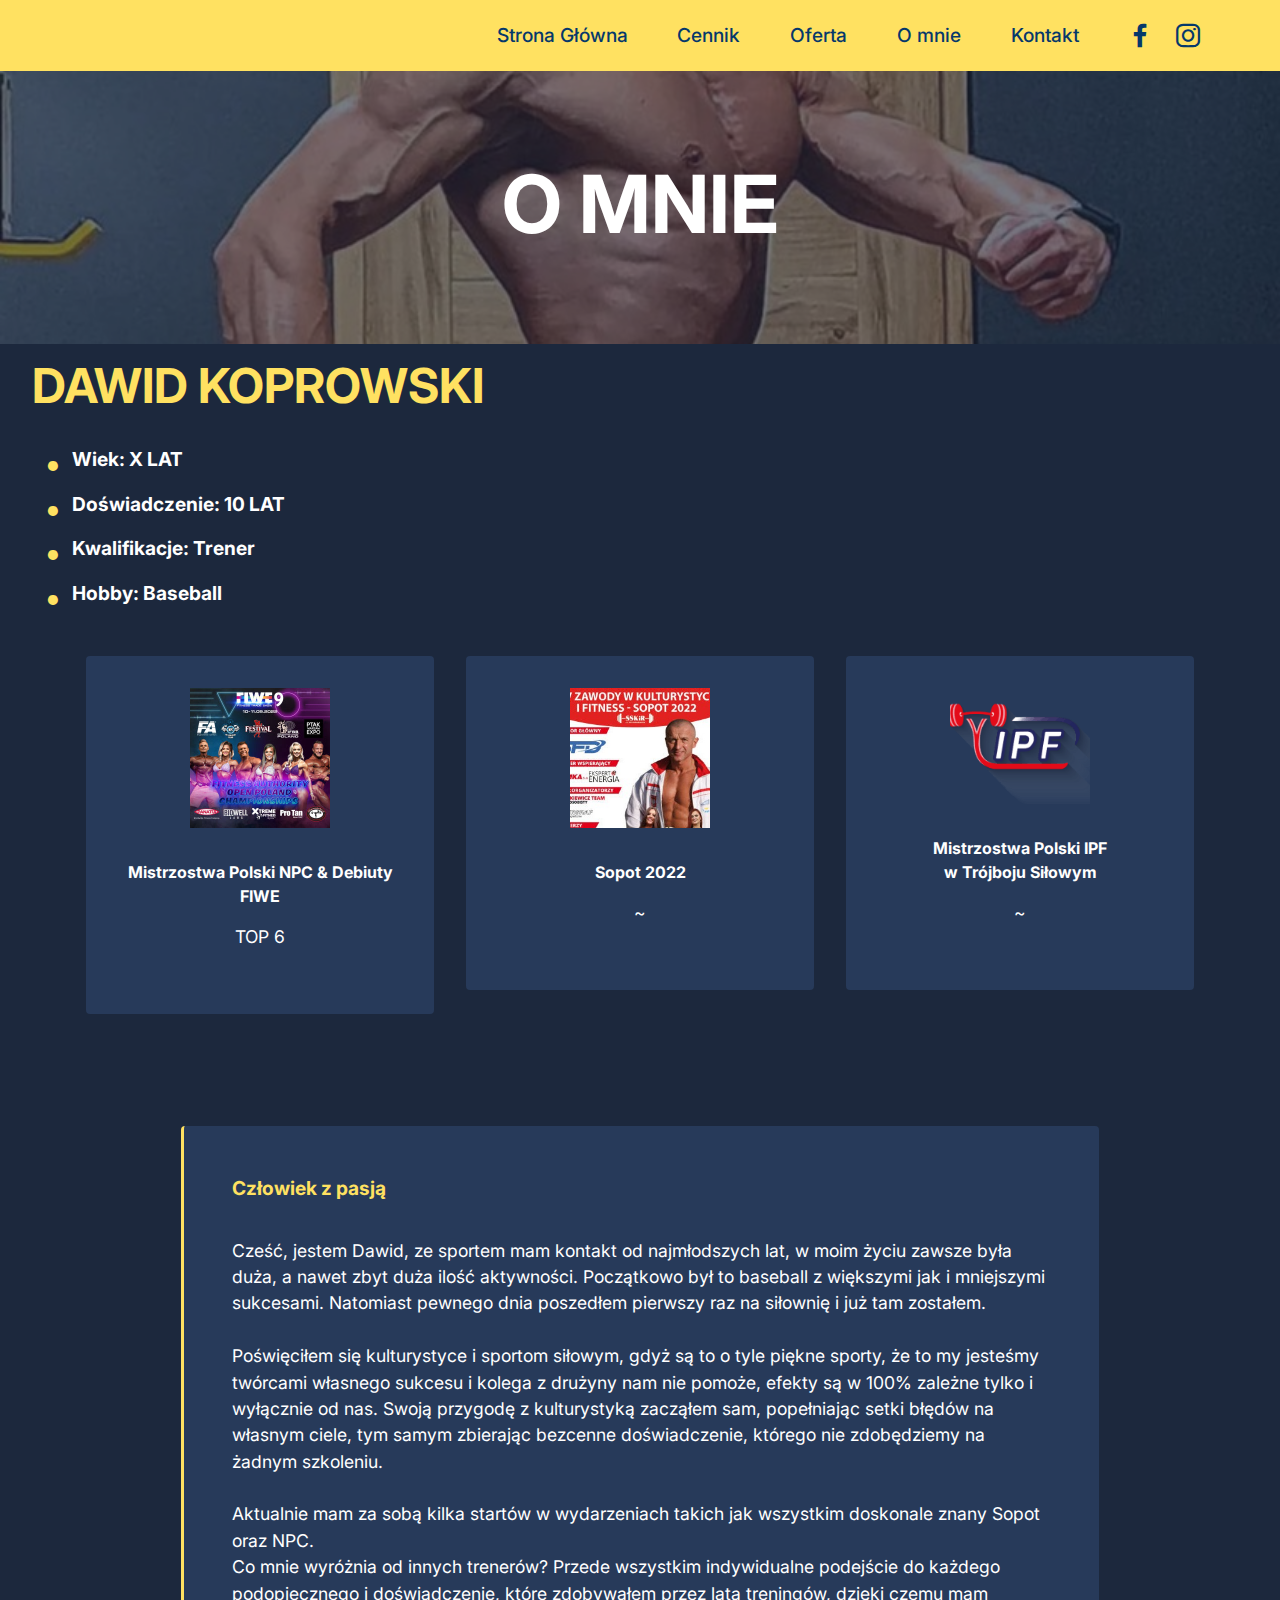
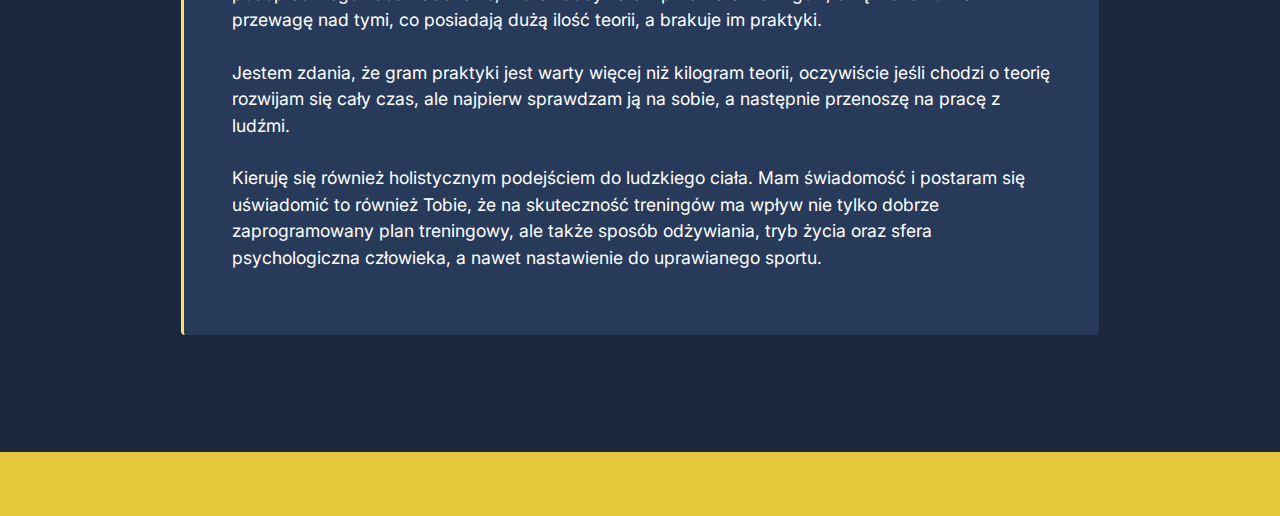
<file: omnie.html>
<!DOCTYPE html>
<html  >
<head>
  <!-- Site made with Mobirise Website Builder v5.6.11, https://mobirise.com -->
  <meta charset="UTF-8">
  <meta http-equiv="X-UA-Compatible" content="IE=edge">
  <meta name="generator" content="Mobirise v5.6.11, mobirise.com">
  <meta name="twitter:card" content="summary_large_image"/>
  <meta name="twitter:image:src" content="">
  <meta property="og:image" content="">
  <meta name="twitter:title" content="O mnie - Trener Personalny Dawid Koprowski">
  <meta name="viewport" content="width=device-width, initial-scale=1, minimum-scale=1">
  <link rel="shortcut icon" href="assets/images/232409310-1932139540269577-2515147459159652907-n-128x128.png" type="image/x-icon">
  <meta name="description" content="">
  
  
  <title>O mnie - Trener Personalny Dawid Koprowski</title>
  <link rel="stylesheet" href="assets/web/assets/mobirise-icons2/mobirise2.css">
  <link rel="stylesheet" href="assets/bootstrap/css/bootstrap.min.css">
  <link rel="stylesheet" href="assets/bootstrap/css/bootstrap-grid.min.css">
  <link rel="stylesheet" href="assets/bootstrap/css/bootstrap-reboot.min.css">
  <link rel="stylesheet" href="assets/dropdown/css/style.css">
  <link rel="stylesheet" href="assets/socicon/css/styles.css">
  <link rel="stylesheet" href="assets/theme/css/style.css">
  <link rel="preload" href="https://fonts.googleapis.com/css?family=Inter:100,200,300,400,500,600,700,800,900&display=swap" as="style" onload="this.onload=null;this.rel='stylesheet'">
  <noscript><link rel="stylesheet" href="https://fonts.googleapis.com/css?family=Inter:100,200,300,400,500,600,700,800,900&display=swap"></noscript>
  <link rel="preload" as="style" href="assets/mobirise/css/mbr-additional.css"><link rel="stylesheet" href="assets/mobirise/css/mbr-additional.css" type="text/css">
  
  
  
  
</head>
<body>
  
  <section data-bs-version="5.1" class="menu menu3 cid-tj7JWWabHv" once="menu" id="menu3-7">
    
    <nav class="navbar navbar-dropdown navbar-fixed-top navbar-expand-lg">
        <div class="container-fluid">
            <div class="navbar-brand">
                
                <span class="navbar-caption-wrap"><a class="navbar-caption text-primary display-5" href="index.html"></a></span>
            </div>
            <button class="navbar-toggler" type="button" data-toggle="collapse" data-bs-toggle="collapse" data-target="#navbarSupportedContent" data-bs-target="#navbarSupportedContent" aria-controls="navbarNavAltMarkup" aria-expanded="false" aria-label="Toggle navigation">
                <div class="hamburger">
                    <span></span>
                    <span></span>
                    <span></span>
                    <span></span>
                </div>
            </button>
            <div class="collapse navbar-collapse" id="navbarSupportedContent">
                <ul class="navbar-nav nav-dropdown nav-right" data-app-modern-menu="true"><li class="nav-item"><a class="nav-link link text-primary display-7" href="http://dawidkoprowski.pl">Strona Główna</a></li><li class="nav-item"><a class="nav-link link text-primary display-7" href="cennik.html">Cennik</a></li><li class="nav-item"><a class="nav-link link text-primary display-7" href="index.html#content3-5">Oferta</a></li>
                    <li class="nav-item"><a class="nav-link link text-primary display-7" href="omnie.html">O mnie</a>
                    </li><li class="nav-item"><a class="nav-link link text-primary display-7" href="kontakt.html">Kontakt</a></li></ul>
                <div class="icons-menu">
                    <a class="iconfont-wrapper" href="https://www.facebook.com/Instruktor-Tr%C3%B3jboju-Si%C5%82owego-i-Kulturystyki-Dawid-Koprowski-101583399322783" target="_blank">
                        <span class="p-2 mbr-iconfont socicon-facebook socicon"></span>
                    </a>
                    <a class="iconfont-wrapper" href="https://www.instagram.com/thealkoperr/" target="_blank">
                        <span class="p-2 mbr-iconfont socicon-instagram socicon"></span>
                    </a>
                    
                    
                </div>
                
            </div>
        </div>
    </nav>
</section>

<section data-bs-version="5.1" class="info1 cid-tj7KofroMi" id="info1-8">
    

    
    <div class="mbr-overlay" style="opacity: 0.6; background-color: rgb(28, 40, 61);"></div>
    <div class="align-center container">
        <div class="row justify-content-center">
            <div class="col-12 col-lg-8">
                <h3 class="mbr-section-title mb-4 mbr-fonts-style display-1">
                    <strong>O MNIE</strong></h3>
                
                
            </div>
        </div>
    </div>
</section>

<section data-bs-version="5.1" class="content8 cid-tj7LVc9ylZ" id="content8-a">
    
    <div class="container-fluid">
        <div class="row justify-content-center">
            <div class="counter-container col-md-12 col-lg-12">
                <h4 class="mbr-section-title mbr-fonts-style mb-4 display-2"><strong>
                    DAWID KOPROWSKI</strong></h4>
                <div class="mbr-text mbr-fonts-style display-7">
                    <ul>
                        <li><strong>Wiek: X LAT</strong><br></li>
                        <li><strong>Doświadczenie: 10 LAT</strong></li>
                        <li><strong>Kwalifikacje: Trener</strong></li><li><strong>Hobby: Baseball</strong></li>
                    </ul>
                </div>
            </div>
        </div>
    </div>
</section>

<section data-bs-version="5.1" class="clients2 cid-tj7LEelzA3" id="clients2-9">

    

    
    
    <div class="container">
        <div class="row justify-content-center">
            <div class="card col-12 col-md-6 col-lg-4">
                <div class="card-wrapper">
                    <div class="img-wrapper">
                        <img src="assets/images/fiwe-post-2.1-2-280x280.jpg" alt="Mobirise Website Builder">
                    </div>
                    <div class="card-box align-center">
                        
                        <h5 class="card-title mbr-fonts-style mb-3 display-5"><strong>Mistrzostwa Polski NPC &amp; Debiuty FIWE</strong></h5>
                        <p class="mbr-text mbr-fonts-style mb-4 display-4">
                            TOP 6</p>
                        
                    </div>
                </div>
            </div>
            <div class="card col-12 col-md-6 col-lg-4">
                <div class="card-wrapper">
                    <div class="img-wrapper">
                        <img src="assets/images/275130220-3047688198827043-2851397461437835200-n-2-280x420.jpeg" alt="Mobirise Website Builder">
                    </div>
                    <div class="card-box align-center">
                        
                        <h5 class="card-title mbr-fonts-style mb-3 display-5"><strong>Sopot 2022</strong></h5>
                        <p class="mbr-text mbr-fonts-style mb-4 display-4">~</p>
                        
                    </div>
                </div>
            </div>
            <div class="card col-12 col-md-6 col-lg-4">
                <div class="card-wrapper">
                    <div class="img-wrapper">
                        <img src="assets/images/unnamed-2-280x280.png" alt="Mobirise Website Builder">
                    </div>
                    <div class="card-box align-center">
                        
                        <h5 class="card-title mbr-fonts-style mb-3 display-5"><strong>Mistrzostwa Polski IPF</strong><br><strong>w Trójboju Siłowym</strong></h5>
                        <p class="mbr-text mbr-fonts-style mb-4 display-4">~</p>
                        
                    </div>
                </div>
            </div>
            
        </div>
    </div>
</section>

<section data-bs-version="5.1" class="content7 cid-tj7TT0N7AR" id="content7-c">
    
    <div class="container">
        <div class="row justify-content-center">
            <div class="col-12 col-md-10">
                <blockquote>
                <h5 class="mbr-section-title mbr-fonts-style mb-2 display-7"><strong>Człowiek z pasją</strong></h5>
                <p class="mbr-text mbr-fonts-style display-4"><br>Cześć, jestem Dawid, ze sportem mam kontakt od najmłodszych lat, w moim życiu zawsze była duża, a nawet zbyt duża ilość aktywności. Początkowo był to baseball z większymi jak i mniejszymi sukcesami. Natomiast pewnego dnia poszedłem pierwszy raz na siłownię i już tam zostałem.
<br>
<br>Poświęciłem się kulturystyce i sportom siłowym, gdyż są to o tyle piękne sporty, że to my jesteśmy twórcami własnego sukcesu i kolega z drużyny nam nie pomoże, efekty są w 100% zależne tylko i wyłącznie od nas. Swoją przygodę z kulturystyką zacząłem sam, popełniając setki błędów na własnym ciele, tym samym zbierając bezcenne doświadczenie, którego nie zdobędziemy na żadnym szkoleniu.<br><br>Aktualnie mam za sobą kilka startów w wydarzeniach takich jak wszystkim doskonale znany Sopot oraz NPC. <br>Co mnie wyróżnia od innych trenerów? Przede wszystkim indywidualne podejście do każdego podopiecznego i doświadczenie, które zdobywałem przez lata treningów, dzięki czemu mam przewagę nad tymi, co posiadają dużą ilość teorii, a brakuje im praktyki.
<br>
<br>Jestem zdania, że gram praktyki jest warty więcej niż kilogram teorii, oczywiście jeśli chodzi o teorię rozwijam się cały czas, ale najpierw sprawdzam ją na sobie, a następnie przenoszę na pracę z ludźmi.<br>
<br>Kieruję się również holistycznym podejściem do ludzkiego ciała. Mam świadomość i postaram się uświadomić to również Tobie, że na skuteczność treningów ma wpływ nie tylko dobrze zaprogramowany plan treningowy, ale także sposób odżywiania, tryb życia oraz sfera psychologiczna człowieka, a nawet nastawienie do uprawianego sportu.</p></blockquote>
            </div>
        </div>
    </div>
</section><section class="display-7" style="padding: 0;align-items: center;justify-content: center;flex-wrap: wrap;    align-content: center;display: flex;position: relative;height: 4rem;"><a href="https://mobiri" style="flex: 1 1;height: 4rem;position: absolute;width: 100%;z-index: 1;"><img alt="" style="height: 4rem;" src="yel.png"></a><p style="margin: 0;text-align: center;" class="display-7"></p><a style="z-index:1" href="https://mobirise.com/website-maker.html"></a></section><script src="assets/bootstrap/js/bootstrap.bundle.min.js"></script>  <script src="assets/smoothscroll/smooth-scroll.js"></script>  <script src="assets/ytplayer/index.js"></script>  <script src="assets/dropdown/js/navbar-dropdown.js"></script>  <script src="assets/embla/embla.min.js"></script>  <script src="assets/embla/script.js"></script>  <script src="assets/theme/js/script.js"></script>  
  
  
</body>
</html>
</file>
<file: assets/web/assets/mobirise-icons2/mobirise2.css>
@font-face {
  font-family: 'Moririse2';
  font-display: swap;
  src:  url('mobirise2.eot?f2bix4');
  src:  url('mobirise2.eot?f2bix4#iefix') format('embedded-opentype'),
    url('mobirise2.ttf?f2bix4') format('truetype'),
    url('mobirise2.woff?f2bix4') format('woff'),
    url('mobirise2.svg?f2bix4#mobirise2') format('svg');
  font-weight: normal;
  font-style: normal;
}

[class^="mobi-"], [class*=" mobi-"] {
  /* use !important to prevent issues with browser extensions that change fonts */
  font-family: 'Moririse2' !important;
  speak: none;
  font-style: normal;
  font-weight: normal;
  font-variant: normal;
  text-transform: none;
  line-height: 1;

  /* Better Font Rendering =========== */
  -webkit-font-smoothing: antialiased;
  -moz-osx-font-smoothing: grayscale;
}

.mobi-mbri-add-submenu:before {
  content: "\e900";
}
.mobi-mbri-alert:before {
  content: "\e901";
}
.mobi-mbri-align-center:before {
  content: "\e902";
}
.mobi-mbri-align-justify:before {
  content: "\e903";
}
.mobi-mbri-align-left:before {
  content: "\e904";
}
.mobi-mbri-align-right:before {
  content: "\e905";
}
.mobi-mbri-android:before {
  content: "\e906";
}
.mobi-mbri-apple:before {
  content: "\e907";
}
.mobi-mbri-arrow-down:before {
  content: "\e908";
}
.mobi-mbri-arrow-next:before {
  content: "\e909";
}
.mobi-mbri-arrow-prev:before {
  content: "\e90a";
}
.mobi-mbri-arrow-up:before {
  content: "\e90b";
}
.mobi-mbri-bold:before {
  content: "\e90c";
}
.mobi-mbri-bookmark:before {
  content: "\e90d";
}
.mobi-mbri-bootstrap:before {
  content: "\e90e";
}
.mobi-mbri-briefcase:before {
  content: "\e90f";
}
.mobi-mbri-browse:before {
  content: "\e910";
}
.mobi-mbri-bulleted-list:before {
  content: "\e911";
}
.mobi-mbri-calendar:before {
  content: "\e912";
}
.mobi-mbri-camera:before {
  content: "\e913";
}
.mobi-mbri-cart-add:before {
  content: "\e914";
}
.mobi-mbri-cart-full:before {
  content: "\e915";
}
.mobi-mbri-cash:before {
  content: "\e916";
}
.mobi-mbri-change-style:before {
  content: "\e917";
}
.mobi-mbri-chat:before {
  content: "\e918";
}
.mobi-mbri-clock:before {
  content: "\e919";
}
.mobi-mbri-close:before {
  content: "\e91a";
}
.mobi-mbri-cloud:before {
  content: "\e91b";
}
.mobi-mbri-code:before {
  content: "\e91c";
}
.mobi-mbri-contact-form:before {
  content: "\e91d";
}
.mobi-mbri-credit-card:before {
  content: "\e91e";
}
.mobi-mbri-cursor-click:before {
  content: "\e91f";
}
.mobi-mbri-cust-feedback:before {
  content: "\e920";
}
.mobi-mbri-database:before {
  content: "\e921";
}
.mobi-mbri-delivery:before {
  content: "\e922";
}
.mobi-mbri-desktop:before {
  content: "\e923";
}
.mobi-mbri-devices:before {
  content: "\e924";
}
.mobi-mbri-down:before {
  content: "\e925";
}
.mobi-mbri-download-2:before {
  content: "\e926";
}
.mobi-mbri-download:before {
  content: "\e927";
}
.mobi-mbri-drag-n-drop-2:before {
  content: "\e928";
}
.mobi-mbri-drag-n-drop:before {
  content: "\e929";
}
.mobi-mbri-edit-2:before {
  content: "\e92a";
}
.mobi-mbri-edit:before {
  content: "\e92b";
}
.mobi-mbri-error:before {
  content: "\e92c";
}
.mobi-mbri-extension:before {
  content: "\e92d";
}
.mobi-mbri-features:before {
  content: "\e92e";
}
.mobi-mbri-file:before {
  content: "\e92f";
}
.mobi-mbri-flag:before {
  content: "\e930";
}
.mobi-mbri-folder:before {
  content: "\e931";
}
.mobi-mbri-gift:before {
  content: "\e932";
}
.mobi-mbri-github:before {
  content: "\e933";
}
.mobi-mbri-globe-2:before {
  content: "\e934";
}
.mobi-mbri-globe:before {
  content: "\e935";
}
.mobi-mbri-growing-chart:before {
  content: "\e936";
}
.mobi-mbri-hearth:before {
  content: "\e937";
}
.mobi-mbri-help:before {
  content: "\e938";
}
.mobi-mbri-home:before {
  content: "\e939";
}
.mobi-mbri-hot-cup:before {
  content: "\e93a";
}
.mobi-mbri-idea:before {
  content: "\e93b";
}
.mobi-mbri-image-gallery:before {
  content: "\e93c";
}
.mobi-mbri-image-slider:before {
  content: "\e93d";
}
.mobi-mbri-info:before {
  content: "\e93e";
}
.mobi-mbri-italic:before {
  content: "\e93f";
}
.mobi-mbri-key:before {
  content: "\e940";
}
.mobi-mbri-laptop:before {
  content: "\e941";
}
.mobi-mbri-layers:before {
  content: "\e942";
}
.mobi-mbri-left-right:before {
  content: "\e943";
}
.mobi-mbri-left:before {
  content: "\e944";
}
.mobi-mbri-letter:before {
  content: "\e945";
}
.mobi-mbri-like:before {
  content: "\e946";
}
.mobi-mbri-link:before {
  content: "\e947";
}
.mobi-mbri-lock:before {
  content: "\e948";
}
.mobi-mbri-login:before {
  content: "\e949";
}
.mobi-mbri-logout:before {
  content: "\e94a";
}
.mobi-mbri-magic-stick:before {
  content: "\e94b";
}
.mobi-mbri-map-pin:before {
  content: "\e94c";
}
.mobi-mbri-menu:before {
  content: "\e94d";
}
.mobi-mbri-mobile-2:before {
  content: "\e94e";
}
.mobi-mbri-mobile-horizontal:before {
  content: "\e94f";
}
.mobi-mbri-mobile:before {
  content: "\e950";
}
.mobi-mbri-mobirise:before {
  content: "\e951";
}
.mobi-mbri-more-horizontal:before {
  content: "\e952";
}
.mobi-mbri-more-vertical:before {
  content: "\e953";
}
.mobi-mbri-music:before {
  content: "\e954";
}
.mobi-mbri-new-file:before {
  content: "\e955";
}
.mobi-mbri-numbered-list:before {
  content: "\e956";
}
.mobi-mbri-opened-folder:before {
  content: "\e957";
}
.mobi-mbri-pages:before {
  content: "\e958";
}
.mobi-mbri-paper-plane:before {
  content: "\e959";
}
.mobi-mbri-paperclip:before {
  content: "\e95a";
}
.mobi-mbri-phone:before {
  content: "\e95b";
}
.mobi-mbri-photo:before {
  content: "\e95c";
}
.mobi-mbri-photos:before {
  content: "\e95d";
}
.mobi-mbri-pin:before {
  content: "\e95e";
}
.mobi-mbri-play:before {
  content: "\e95f";
}
.mobi-mbri-plus:before {
  content: "\e960";
}
.mobi-mbri-preview:before {
  content: "\e961";
}
.mobi-mbri-print:before {
  content: "\e962";
}
.mobi-mbri-protect:before {
  content: "\e963";
}
.mobi-mbri-question:before {
  content: "\e964";
}
.mobi-mbri-quote-left:before {
  content: "\e965";
}
.mobi-mbri-quote-right:before {
  content: "\e966";
}
.mobi-mbri-redo:before {
  content: "\e967";
}
.mobi-mbri-refresh:before {
  content: "\e968";
}
.mobi-mbri-responsive-2:before {
  content: "\e969";
}
.mobi-mbri-responsive:before {
  content: "\e96a";
}
.mobi-mbri-right:before {
  content: "\e96b";
}
.mobi-mbri-rocket:before {
  content: "\e96c";
}
.mobi-mbri-sad-face:before {
  content: "\e96d";
}
.mobi-mbri-sale:before {
  content: "\e96e";
}
.mobi-mbri-save:before {
  content: "\e96f";
}
.mobi-mbri-search:before {
  content: "\e970";
}
.mobi-mbri-setting-2:before {
  content: "\e971";
}
.mobi-mbri-setting-3:before {
  content: "\e972";
}
.mobi-mbri-setting:before {
  content: "\e973";
}
.mobi-mbri-share:before {
  content: "\e974";
}
.mobi-mbri-shopping-bag:before {
  content: "\e975";
}
.mobi-mbri-shopping-basket:before {
  content: "\e976";
}
.mobi-mbri-shopping-cart:before {
  content: "\e977";
}
.mobi-mbri-sites:before {
  content: "\e978";
}
.mobi-mbri-smile-face:before {
  content: "\e979";
}
.mobi-mbri-speed:before {
  content: "\e97a";
}
.mobi-mbri-star:before {
  content: "\e97b";
}
.mobi-mbri-success:before {
  content: "\e97c";
}
.mobi-mbri-sun:before {
  content: "\e97d";
}
.mobi-mbri-sun2:before {
  content: "\e97e";
}
.mobi-mbri-tablet-vertical:before {
  content: "\e97f";
}
.mobi-mbri-tablet:before {
  content: "\e980";
}
.mobi-mbri-target:before {
  content: "\e981";
}
.mobi-mbri-timer:before {
  content: "\e982";
}
.mobi-mbri-to-ftp:before {
  content: "\e983";
}
.mobi-mbri-to-local-drive:before {
  content: "\e984";
}
.mobi-mbri-touch-swipe:before {
  content: "\e985";
}
.mobi-mbri-touch:before {
  content: "\e986";
}
.mobi-mbri-trash:before {
  content: "\e987";
}
.mobi-mbri-underline:before {
  content: "\e988";
}
.mobi-mbri-undo:before {
  content: "\e989";
}
.mobi-mbri-unlink:before {
  content: "\e98a";
}
.mobi-mbri-unlock:before {
  content: "\e98b";
}
.mobi-mbri-up-down:before {
  content: "\e98c";
}
.mobi-mbri-up:before {
  content: "\e98d";
}
.mobi-mbri-update:before {
  content: "\e98e";
}
.mobi-mbri-upload-2:before {
  content: "\e98f";
}
.mobi-mbri-upload:before {
  content: "\e990";
}
.mobi-mbri-user-2:before {
  content: "\e991";
}
.mobi-mbri-user:before {
  content: "\e992";
}
.mobi-mbri-users:before {
  content: "\e993";
}
.mobi-mbri-video-play:before {
  content: "\e994";
}
.mobi-mbri-video:before {
  content: "\e995";
}
.mobi-mbri-watch:before {
  content: "\e996";
}
.mobi-mbri-website-theme-2:before {
  content: "\e997";
}
.mobi-mbri-website-theme:before {
  content: "\e998";
}
.mobi-mbri-wifi:before {
  content: "\e999";
}
.mobi-mbri-windows:before {
  content: "\e99a";
}
.mobi-mbri-zoom-in:before {
  content: "\e99b";
}
.mobi-mbri-zoom-out:before {
  content: "\e99c";
}
</file>
<file: assets/dropdown/css/style.css>
.navbar-dropdown {
  left: 0;
  padding: 0;
  position: absolute;
  right: 0;
  top: 0;
  transition: all 0.45s ease;
  z-index: 1030;
  background: #282828; }
  .navbar-dropdown .navbar-logo {
    margin-right: 0.8rem;
    transition: margin 0.3s ease-in-out;
    vertical-align: middle; }
    .navbar-dropdown .navbar-logo img {
      height: 3.125rem;
      transition: all 0.3s ease-in-out; }
    .navbar-dropdown .navbar-logo.mbr-iconfont {
      font-size: 3.125rem;
      line-height: 3.125rem; }
  .navbar-dropdown .navbar-caption {
    font-weight: 700;
    white-space: normal;
    vertical-align: -4px;
    line-height: 3.125rem !important; }
    .navbar-dropdown .navbar-caption, .navbar-dropdown .navbar-caption:hover {
      color: inherit;
      text-decoration: none; }
  .navbar-dropdown .mbr-iconfont + .navbar-caption {
    vertical-align: -1px; }
  .navbar-dropdown.navbar-fixed-top {
    position: fixed; }
  .navbar-dropdown .navbar-brand span {
    vertical-align: -4px; }
  .navbar-dropdown.bg-color.transparent {
    background: none; }
  .navbar-dropdown.navbar-short .navbar-brand {
    padding: 0.625rem 0; }
    .navbar-dropdown.navbar-short .navbar-brand span {
      vertical-align: -1px; }
  .navbar-dropdown.navbar-short .navbar-caption {
    line-height: 2.375rem !important;
    vertical-align: -2px; }
  .navbar-dropdown.navbar-short .navbar-logo {
    margin-right: 0.5rem; }
    .navbar-dropdown.navbar-short .navbar-logo img {
      height: 2.375rem; }
    .navbar-dropdown.navbar-short .navbar-logo.mbr-iconfont {
      font-size: 2.375rem;
      line-height: 2.375rem; }
  .navbar-dropdown.navbar-short .mbr-table-cell {
    height: 3.625rem; }
  .navbar-dropdown .navbar-close {
    left: 0.6875rem;
    position: fixed;
    top: 0.75rem;
    z-index: 1000; }
  .navbar-dropdown .hamburger-icon {
    content: "";
    display: inline-block;
    vertical-align: middle;
    width: 16px;
    -webkit-box-shadow: 0 -6px 0 1px #282828,0 0 0 1px #282828,0 6px 0 1px #282828;
    -moz-box-shadow: 0 -6px 0 1px #282828,0 0 0 1px #282828,0 6px 0 1px #282828;
    box-shadow: 0 -6px 0 1px #282828,0 0 0 1px #282828,0 6px 0 1px #282828; }

.dropdown-menu .dropdown-toggle[data-toggle="dropdown-submenu"]::after {
  border-bottom: 0.35em solid transparent;
  border-left: 0.35em solid;
  border-right: 0;
  border-top: 0.35em solid transparent;
  margin-left: 0.3rem; }

.dropdown-menu .dropdown-item:focus {
  outline: 0; }

.nav-dropdown {
  font-size: 0.75rem;
  font-weight: 500;
  height: auto !important; }
  .nav-dropdown .nav-btn {
    padding-left: 1rem; }
  .nav-dropdown .link {
    margin: .667em 1.667em;
    font-weight: 500;
    padding: 0;
    transition: color .2s ease-in-out; }
    .nav-dropdown .link.dropdown-toggle {
      margin-right: 2.583em; }
      .nav-dropdown .link.dropdown-toggle::after {
        margin-left: .25rem;
        border-top: 0.35em solid;
        border-right: 0.35em solid transparent;
        border-left: 0.35em solid transparent;
        border-bottom: 0; }
      .nav-dropdown .link.dropdown-toggle[aria-expanded="true"] {
        margin: 0;
        padding: 0.667em 3.263em  0.667em 1.667em; }
  .nav-dropdown .link::after,
  .nav-dropdown .dropdown-item::after {
    color: inherit; }
  .nav-dropdown .btn {
    font-size: 0.75rem;
    font-weight: 700;
    letter-spacing: 0;
    margin-bottom: 0;
    padding-left: 1.25rem;
    padding-right: 1.25rem; }
  .nav-dropdown .dropdown-menu {
    border-radius: 0;
    border: 0;
    left: 0;
    margin: 0;
    padding-bottom: 1.25rem;
    padding-top: 1.25rem;
    position: relative; }
  .nav-dropdown .dropdown-submenu {
    margin-left: 0.125rem;
    top: 0; }
  .nav-dropdown .dropdown-item {
    font-weight: 500;
    line-height: 2;
    padding: 0.3846em 4.615em 0.3846em 1.5385em;
    position: relative;
    transition: color .2s ease-in-out, background-color .2s ease-in-out; }
    .nav-dropdown .dropdown-item::after {
      margin-top: -0.3077em;
      position: absolute;
      right: 1.1538em;
      top: 50%; }
    .nav-dropdown .dropdown-item:focus, .nav-dropdown .dropdown-item:hover {
      background: none; }

@media (max-width: 767px) {
  .nav-dropdown.navbar-toggleable-sm {
    bottom: 0;
    display: none;
    left: 0;
    overflow-x: hidden;
    position: fixed;
    top: 0;
    transform: translateX(-100%);
    -ms-transform: translateX(-100%);
    -webkit-transform: translateX(-100%);
    width: 18.75rem;
    z-index: 999; } }
.nav-dropdown.navbar-toggleable-xl {
  bottom: 0;
  display: none;
  left: 0;
  overflow-x: hidden;
  position: fixed;
  top: 0;
  transform: translateX(-100%);
  -ms-transform: translateX(-100%);
  -webkit-transform: translateX(-100%);
  width: 18.75rem;
  z-index: 999; }

.nav-dropdown-sm {
  display: block !important;
  overflow-x: hidden;
  overflow: auto;
  padding-top: 3.875rem; }
  .nav-dropdown-sm::after {
    content: "";
    display: block;
    height: 3rem;
    width: 100%; }
  .nav-dropdown-sm.collapse.in ~ .navbar-close {
    display: block !important; }
  .nav-dropdown-sm.collapsing, .nav-dropdown-sm.collapse.in {
    transform: translateX(0);
    -ms-transform: translateX(0);
    -webkit-transform: translateX(0);
    transition: all 0.25s ease-out;
    -webkit-transition: all 0.25s ease-out;
    background: #282828; }
  .nav-dropdown-sm.collapsing[aria-expanded="false"] {
    transform: translateX(-100%);
    -ms-transform: translateX(-100%);
    -webkit-transform: translateX(-100%); }
  .nav-dropdown-sm .nav-item {
    display: block;
    margin-left: 0 !important;
    padding-left: 0; }
  .nav-dropdown-sm .link,
  .nav-dropdown-sm .dropdown-item {
    border-top: 1px dotted rgba(255, 255, 255, 0.1);
    font-size: 0.8125rem;
    line-height: 1.6;
    margin: 0 !important;
    padding: 0.875rem 2.4rem 0.875rem 1.5625rem !important;
    position: relative;
    white-space: normal; }
    .nav-dropdown-sm .link:focus, .nav-dropdown-sm .link:hover,
    .nav-dropdown-sm .dropdown-item:focus,
    .nav-dropdown-sm .dropdown-item:hover {
      background: rgba(0, 0, 0, 0.2) !important;
      color: #c0a375; }
  .nav-dropdown-sm .nav-btn {
    position: relative;
    padding: 1.5625rem 1.5625rem 0 1.5625rem; }
    .nav-dropdown-sm .nav-btn::before {
      border-top: 1px dotted rgba(255, 255, 255, 0.1);
      content: "";
      left: 0;
      position: absolute;
      top: 0;
      width: 100%; }
    .nav-dropdown-sm .nav-btn + .nav-btn {
      padding-top: 0.625rem; }
      .nav-dropdown-sm .nav-btn + .nav-btn::before {
        display: none; }
  .nav-dropdown-sm .btn {
    padding: 0.625rem 0; }
  .nav-dropdown-sm .dropdown-toggle[data-toggle="dropdown-submenu"]::after {
    margin-left: .25rem;
    border-top: 0.35em solid;
    border-right: 0.35em solid transparent;
    border-left: 0.35em solid transparent;
    border-bottom: 0; }
  .nav-dropdown-sm .dropdown-toggle[data-toggle="dropdown-submenu"][aria-expanded="true"]::after {
    border-top: 0;
    border-right: 0.35em solid transparent;
    border-left: 0.35em solid transparent;
    border-bottom: 0.35em solid; }
  .nav-dropdown-sm .dropdown-menu {
    margin: 0;
    padding: 0;
    position: relative;
    top: 0;
    left: 0;
    width: 100%;
    border: 0;
    float: none;
    border-radius: 0;
    background: none; }
  .nav-dropdown-sm .dropdown-submenu {
    left: 100%;
    margin-left: 0.125rem;
    margin-top: -1.25rem;
    top: 0; }

.navbar-toggleable-sm .nav-dropdown .dropdown-menu {
  position: absolute; }

.navbar-toggleable-sm .nav-dropdown .dropdown-submenu {
  left: 100%;
  margin-left: 0.125rem;
  margin-top: -1.25rem;
  top: 0; }

.navbar-toggleable-sm.opened .nav-dropdown .dropdown-menu {
  position: relative; }

.navbar-toggleable-sm.opened .nav-dropdown .dropdown-submenu {
  left: 0;
  margin-left: 00rem;
  margin-top: 0rem;
  top: 0; }

.is-builder .nav-dropdown.collapsing {
  transition: none !important; }
</file>
<file: assets/socicon/css/styles.css>
@charset "UTF-8";

@font-face {
  font-family: 'Socicon';
  src:  url('../fonts/socicon.eot');
  src:  url('../fonts/socicon.eot?#iefix') format('embedded-opentype'),
    url('../fonts/socicon.woff2') format('woff2'),
    url('../fonts/socicon.ttf') format('truetype'),
    url('../fonts/socicon.woff') format('woff'),
    url('../fonts/socicon.svg#socicon') format('svg');
  font-weight: normal;
  font-style: normal;
  font-display: swap;
}

[data-icon]:before {
  font-family: "socicon" !important;
  content: attr(data-icon);
  font-style: normal !important;
  font-weight: normal !important;
  font-variant: normal !important;
  text-transform: none !important;
  speak: none;
  line-height: 1;
  -webkit-font-smoothing: antialiased;
  -moz-osx-font-smoothing: grayscale;
}

[class^="socicon-"], [class*=" socicon-"] {
  /* use !important to prevent issues with browser extensions that change fonts */
  font-family: 'Socicon' !important;
  speak: none;
  font-style: normal;
  font-weight: normal;
  font-variant: normal;
  text-transform: none;
  line-height: 1;

  /* Better Font Rendering =========== */
  -webkit-font-smoothing: antialiased;
  -moz-osx-font-smoothing: grayscale;
}

.socicon-eitaa:before {
  content: "\e97c";
}
.socicon-soroush:before {
  content: "\e97d";
}
.socicon-bale:before {
  content: "\e97e";
}
.socicon-zazzle:before {
  content: "\e97b";
}
.socicon-society6:before {
  content: "\e97a";
}
.socicon-redbubble:before {
  content: "\e979";
}
.socicon-avvo:before {
  content: "\e978";
}
.socicon-stitcher:before {
  content: "\e977";
}
.socicon-googlehangouts:before {
  content: "\e974";
}
.socicon-dlive:before {
  content: "\e975";
}
.socicon-vsco:before {
  content: "\e976";
}
.socicon-flipboard:before {
  content: "\e973";
}
.socicon-ubuntu:before {
  content: "\e958";
}
.socicon-artstation:before {
  content: "\e959";
}
.socicon-invision:before {
  content: "\e95a";
}
.socicon-torial:before {
  content: "\e95b";
}
.socicon-collectorz:before {
  content: "\e95c";
}
.socicon-seenthis:before {
  content: "\e95d";
}
.socicon-googleplaymusic:before {
  content: "\e95e";
}
.socicon-debian:before {
  content: "\e95f";
}
.socicon-filmfreeway:before {
  content: "\e960";
}
.socicon-gnome:before {
  content: "\e961";
}
.socicon-itchio:before {
  content: "\e962";
}
.socicon-jamendo:before {
  content: "\e963";
}
.socicon-mix:before {
  content: "\e964";
}
.socicon-sharepoint:before {
  content: "\e965";
}
.socicon-tinder:before {
  content: "\e966";
}
.socicon-windguru:before {
  content: "\e967";
}
.socicon-cdbaby:before {
  content: "\e968";
}
.socicon-elementaryos:before {
  content: "\e969";
}
.socicon-stage32:before {
  content: "\e96a";
}
.socicon-tiktok:before {
  content: "\e96b";
}
.socicon-gitter:before {
  content: "\e96c";
}
.socicon-letterboxd:before {
  content: "\e96d";
}
.socicon-threema:before {
  content: "\e96e";
}
.socicon-splice:before {
  content: "\e96f";
}
.socicon-metapop:before {
  content: "\e970";
}
.socicon-naver:before {
  content: "\e971";
}
.socicon-remote:before {
  content: "\e972";
}
.socicon-internet:before {
  content: "\e957";
}
.socicon-moddb:before {
  content: "\e94b";
}
.socicon-indiedb:before {
  content: "\e94c";
}
.socicon-traxsource:before {
  content: "\e94d";
}
.socicon-gamefor:before {
  content: "\e94e";
}
.socicon-pixiv:before {
  content: "\e94f";
}
.socicon-myanimelist:before {
  content: "\e950";
}
.socicon-blackberry:before {
  content: "\e951";
}
.socicon-wickr:before {
  content: "\e952";
}
.socicon-spip:before {
  content: "\e953";
}
.socicon-napster:before {
  content: "\e954";
}
.socicon-beatport:before {
  content: "\e955";
}
.socicon-hackerone:before {
  content: "\e956";
}
.socicon-hackernews:before {
  content: "\e946";
}
.socicon-smashwords:before {
  content: "\e947";
}
.socicon-kobo:before {
  content: "\e948";
}
.socicon-bookbub:before {
  content: "\e949";
}
.socicon-mailru:before {
  content: "\e94a";
}
.socicon-gitlab:before {
  content: "\e945";
}
.socicon-instructables:before {
  content: "\e944";
}
.socicon-portfolio:before {
  content: "\e943";
}
.socicon-codered:before {
  content: "\e940";
}
.socicon-origin:before {
  content: "\e941";
}
.socicon-nextdoor:before {
  content: "\e942";
}
.socicon-udemy:before {
  content: "\e93f";
}
.socicon-livemaster:before {
  content: "\e93e";
}
.socicon-crunchbase:before {
  content: "\e93b";
}
.socicon-homefy:before {
  content: "\e93c";
}
.socicon-calendly:before {
  content: "\e93d";
}
.socicon-realtor:before {
  content: "\e90f";
}
.socicon-tidal:before {
  content: "\e910";
}
.socicon-qobuz:before {
  content: "\e911";
}
.socicon-natgeo:before {
  content: "\e912";
}
.socicon-mastodon:before {
  content: "\e913";
}
.socicon-unsplash:before {
  content: "\e914";
}
.socicon-homeadvisor:before {
  content: "\e915";
}
.socicon-angieslist:before {
  content: "\e916";
}
.socicon-codepen:before {
  content: "\e917";
}
.socicon-slack:before {
  content: "\e918";
}
.socicon-openaigym:before {
  content: "\e919";
}
.socicon-logmein:before {
  content: "\e91a";
}
.socicon-fiverr:before {
  content: "\e91b";
}
.socicon-gotomeeting:before {
  content: "\e91c";
}
.socicon-aliexpress:before {
  content: "\e91d";
}
.socicon-guru:before {
  content: "\e91e";
}
.socicon-appstore:before {
  content: "\e91f";
}
.socicon-homes:before {
  content: "\e920";
}
.socicon-zoom:before {
  content: "\e921";
}
.socicon-alibaba:before {
  content: "\e922";
}
.socicon-craigslist:before {
  content: "\e923";
}
.socicon-wix:before {
  content: "\e924";
}
.socicon-redfin:before {
  content: "\e925";
}
.socicon-googlecalendar:before {
  content: "\e926";
}
.socicon-shopify:before {
  content: "\e927";
}
.socicon-freelancer:before {
  content: "\e928";
}
.socicon-seedrs:before {
  content: "\e929";
}
.socicon-bing:before {
  content: "\e92a";
}
.socicon-doodle:before {
  content: "\e92b";
}
.socicon-bonanza:before {
  content: "\e92c";
}
.socicon-squarespace:before {
  content: "\e92d";
}
.socicon-toptal:before {
  content: "\e92e";
}
.socicon-gust:before {
  content: "\e92f";
}
.socicon-ask:before {
  content: "\e930";
}
.socicon-trulia:before {
  content: "\e931";
}
.socicon-loomly:before {
  content: "\e932";
}
.socicon-ghost:before {
  content: "\e933";
}
.socicon-upwork:before {
  content: "\e934";
}
.socicon-fundable:before {
  content: "\e935";
}
.socicon-booking:before {
  content: "\e936";
}
.socicon-googlemaps:before {
  content: "\e937";
}
.socicon-zillow:before {
  content: "\e938";
}
.socicon-niconico:before {
  content: "\e939";
}
.socicon-toneden:before {
  content: "\e93a";
}
.socicon-augment:before {
  content: "\e908";
}
.socicon-bitbucket:before {
  content: "\e909";
}
.socicon-fyuse:before {
  content: "\e90a";
}
.socicon-yt-gaming:before {
  content: "\e90b";
}
.socicon-sketchfab:before {
  content: "\e90c";
}
.socicon-mobcrush:before {
  content: "\e90d";
}
.socicon-microsoft:before {
  content: "\e90e";
}
.socicon-pandora:before {
  content: "\e907";
}
.socicon-messenger:before {
  content: "\e906";
}
.socicon-gamewisp:before {
  content: "\e905";
}
.socicon-bloglovin:before {
  content: "\e904";
}
.socicon-tunein:before {
  content: "\e903";
}
.socicon-gamejolt:before {
  content: "\e901";
}
.socicon-trello:before {
  content: "\e902";
}
.socicon-spreadshirt:before {
  content: "\e900";
}
.socicon-500px:before {
  content: "\e000";
}
.socicon-8tracks:before {
  content: "\e001";
}
.socicon-airbnb:before {
  content: "\e002";
}
.socicon-alliance:before {
  content: "\e003";
}
.socicon-amazon:before {
  content: "\e004";
}
.socicon-amplement:before {
  content: "\e005";
}
.socicon-android:before {
  content: "\e006";
}
.socicon-angellist:before {
  content: "\e007";
}
.socicon-apple:before {
  content: "\e008";
}
.socicon-appnet:before {
  content: "\e009";
}
.socicon-baidu:before {
  content: "\e00a";
}
.socicon-bandcamp:before {
  content: "\e00b";
}
.socicon-battlenet:before {
  content: "\e00c";
}
.socicon-mixer:before {
  content: "\e00d";
}
.socicon-bebee:before {
  content: "\e00e";
}
.socicon-bebo:before {
  content: "\e00f";
}
.socicon-behance:before {
  content: "\e010";
}
.socicon-blizzard:before {
  content: "\e011";
}
.socicon-blogger:before {
  content: "\e012";
}
.socicon-buffer:before {
  content: "\e013";
}
.socicon-chrome:before {
  content: "\e014";
}
.socicon-coderwall:before {
  content: "\e015";
}
.socicon-curse:before {
  content: "\e016";
}
.socicon-dailymotion:before {
  content: "\e017";
}
.socicon-deezer:before {
  content: "\e018";
}
.socicon-delicious:before {
  content: "\e019";
}
.socicon-deviantart:before {
  content: "\e01a";
}
.socicon-diablo:before {
  content: "\e01b";
}
.socicon-digg:before {
  content: "\e01c";
}
.socicon-discord:before {
  content: "\e01d";
}
.socicon-disqus:before {
  content: "\e01e";
}
.socicon-douban:before {
  content: "\e01f";
}
.socicon-draugiem:before {
  content: "\e020";
}
.socicon-dribbble:before {
  content: "\e021";
}
.socicon-drupal:before {
  content: "\e022";
}
.socicon-ebay:before {
  content: "\e023";
}
.socicon-ello:before {
  content: "\e024";
}
.socicon-endomodo:before {
  content: "\e025";
}
.socicon-envato:before {
  content: "\e026";
}
.socicon-etsy:before {
  content: "\e027";
}
.socicon-facebook:before {
  content: "\e028";
}
.socicon-feedburner:before {
  content: "\e029";
}
.socicon-filmweb:before {
  content: "\e02a";
}
.socicon-firefox:before {
  content: "\e02b";
}
.socicon-flattr:before {
  content: "\e02c";
}
.socicon-flickr:before {
  content: "\e02d";
}
.socicon-formulr:before {
  content: "\e02e";
}
.socicon-forrst:before {
  content: "\e02f";
}
.socicon-foursquare:before {
  content: "\e030";
}
.socicon-friendfeed:before {
  content: "\e031";
}
.socicon-github:before {
  content: "\e032";
}
.socicon-goodreads:before {
  content: "\e033";
}
.socicon-google:before {
  content: "\e034";
}
.socicon-googlescholar:before {
  content: "\e035";
}
.socicon-googlegroups:before {
  content: "\e036";
}
.socicon-googlephotos:before {
  content: "\e037";
}
.socicon-googleplus:before {
  content: "\e038";
}
.socicon-grooveshark:before {
  content: "\e039";
}
.socicon-hackerrank:before {
  content: "\e03a";
}
.socicon-hearthstone:before {
  content: "\e03b";
}
.socicon-hellocoton:before {
  content: "\e03c";
}
.socicon-heroes:before {
  content: "\e03d";
}
.socicon-smashcast:before {
  content: "\e03e";
}
.socicon-horde:before {
  content: "\e03f";
}
.socicon-houzz:before {
  content: "\e040";
}
.socicon-icq:before {
  content: "\e041";
}
.socicon-identica:before {
  content: "\e042";
}
.socicon-imdb:before {
  content: "\e043";
}
.socicon-instagram:before {
  content: "\e044";
}
.socicon-issuu:before {
  content: "\e045";
}
.socicon-istock:before {
  content: "\e046";
}
.socicon-itunes:before {
  content: "\e047";
}
.socicon-keybase:before {
  content: "\e048";
}
.socicon-lanyrd:before {
  content: "\e049";
}
.socicon-lastfm:before {
  content: "\e04a";
}
.socicon-line:before {
  content: "\e04b";
}
.socicon-linkedin:before {
  content: "\e04c";
}
.socicon-livejournal:before {
  content: "\e04d";
}
.socicon-lyft:before {
  content: "\e04e";
}
.socicon-macos:before {
  content: "\e04f";
}
.socicon-mail:before {
  content: "\e050";
}
.socicon-medium:before {
  content: "\e051";
}
.socicon-meetup:before {
  content: "\e052";
}
.socicon-mixcloud:before {
  content: "\e053";
}
.socicon-modelmayhem:before {
  content: "\e054";
}
.socicon-mumble:before {
  content: "\e055";
}
.socicon-myspace:before {
  content: "\e056";
}
.socicon-newsvine:before {
  content: "\e057";
}
.socicon-nintendo:before {
  content: "\e058";
}
.socicon-npm:before {
  content: "\e059";
}
.socicon-odnoklassniki:before {
  content: "\e05a";
}
.socicon-openid:before {
  content: "\e05b";
}
.socicon-opera:before {
  content: "\e05c";
}
.socicon-outlook:before {
  content: "\e05d";
}
.socicon-overwatch:before {
  content: "\e05e";
}
.socicon-patreon:before {
  content: "\e05f";
}
.socicon-paypal:before {
  content: "\e060";
}
.socicon-periscope:before {
  content: "\e061";
}
.socicon-persona:before {
  content: "\e062";
}
.socicon-pinterest:before {
  content: "\e063";
}
.socicon-play:before {
  content: "\e064";
}
.socicon-player:before {
  content: "\e065";
}
.socicon-playstation:before {
  content: "\e066";
}
.socicon-pocket:before {
  content: "\e067";
}
.socicon-qq:before {
  content: "\e068";
}
.socicon-quora:before {
  content: "\e069";
}
.socicon-raidcall:before {
  content: "\e06a";
}
.socicon-ravelry:before {
  content: "\e06b";
}
.socicon-reddit:before {
  content: "\e06c";
}
.socicon-renren:before {
  content: "\e06d";
}
.socicon-researchgate:before {
  content: "\e06e";
}
.socicon-residentadvisor:before {
  content: "\e06f";
}
.socicon-reverbnation:before {
  content: "\e070";
}
.socicon-rss:before {
  content: "\e071";
}
.socicon-sharethis:before {
  content: "\e072";
}
.socicon-skype:before {
  content: "\e073";
}
.socicon-slideshare:before {
  content: "\e074";
}
.socicon-smugmug:before {
  content: "\e075";
}
.socicon-snapchat:before {
  content: "\e076";
}
.socicon-songkick:before {
  content: "\e077";
}
.socicon-soundcloud:before {
  content: "\e078";
}
.socicon-spotify:before {
  content: "\e079";
}
.socicon-stackexchange:before {
  content: "\e07a";
}
.socicon-stackoverflow:before {
  content: "\e07b";
}
.socicon-starcraft:before {
  content: "\e07c";
}
.socicon-stayfriends:before {
  content: "\e07d";
}
.socicon-steam:before {
  content: "\e07e";
}
.socicon-storehouse:before {
  content: "\e07f";
}
.socicon-strava:before {
  content: "\e080";
}
.socicon-streamjar:before {
  content: "\e081";
}
.socicon-stumbleupon:before {
  content: "\e082";
}
.socicon-swarm:before {
  content: "\e083";
}
.socicon-teamspeak:before {
  content: "\e084";
}
.socicon-teamviewer:before {
  content: "\e085";
}
.socicon-technorati:before {
  content: "\e086";
}
.socicon-telegram:before {
  content: "\e087";
}
.socicon-tripadvisor:before {
  content: "\e088";
}
.socicon-tripit:before {
  content: "\e089";
}
.socicon-triplej:before {
  content: "\e08a";
}
.socicon-tumblr:before {
  content: "\e08b";
}
.socicon-twitch:before {
  content: "\e08c";
}
.socicon-twitter:before {
  content: "\e08d";
}
.socicon-uber:before {
  content: "\e08e";
}
.socicon-ventrilo:before {
  content: "\e08f";
}
.socicon-viadeo:before {
  content: "\e090";
}
.socicon-viber:before {
  content: "\e091";
}
.socicon-viewbug:before {
  content: "\e092";
}
.socicon-vimeo:before {
  content: "\e093";
}
.socicon-vine:before {
  content: "\e094";
}
.socicon-vkontakte:before {
  content: "\e095";
}
.socicon-warcraft:before {
  content: "\e096";
}
.socicon-wechat:before {
  content: "\e097";
}
.socicon-weibo:before {
  content: "\e098";
}
.socicon-whatsapp:before {
  content: "\e099";
}
.socicon-wikipedia:before {
  content: "\e09a";
}
.socicon-windows:before {
  content: "\e09b";
}
.socicon-wordpress:before {
  content: "\e09c";
}
.socicon-wykop:before {
  content: "\e09d";
}
.socicon-xbox:before {
  content: "\e09e";
}
.socicon-xing:before {
  content: "\e09f";
}
.socicon-yahoo:before {
  content: "\e0a0";
}
.socicon-yammer:before {
  content: "\e0a1";
}
.socicon-yandex:before {
  content: "\e0a2";
}
.socicon-yelp:before {
  content: "\e0a3";
}
.socicon-younow:before {
  content: "\e0a4";
}
.socicon-youtube:before {
  content: "\e0a5";
}
.socicon-zapier:before {
  content: "\e0a6";
}
.socicon-zerply:before {
  content: "\e0a7";
}
.socicon-zomato:before {
  content: "\e0a8";
}
.socicon-zynga:before {
  content: "\e0a9";
}
</file>
<file: assets/theme/css/style.css>
@charset "UTF-8";
section {
  background-color: #ffffff;
}

body {
  font-style: normal;
  line-height: 1.5;
  font-weight: 400;
  color: #232323;
  position: relative;
}

button {
  background-color: transparent;
  border-color: transparent;
}

section,
.container,
.container-fluid {
  position: relative;
  word-wrap: break-word;
}

a.mbr-iconfont:hover {
  text-decoration: none;
}

.article .lead p,
.article .lead ul,
.article .lead ol,
.article .lead pre,
.article .lead blockquote {
  margin-bottom: 0;
}

a {
  font-style: normal;
  font-weight: 400;
  cursor: pointer;
}
a, a:hover {
  text-decoration: none;
}

.mbr-section-title {
  font-style: normal;
  line-height: 1.3;
}

.mbr-section-subtitle {
  line-height: 1.3;
}

.mbr-text {
  font-style: normal;
  line-height: 1.7;
}

h1,
h2,
h3,
h4,
h5,
h6,
.display-1,
.display-2,
.display-4,
.display-5,
.display-7,
span,
p,
a {
  line-height: 1;
  word-break: break-word;
  word-wrap: break-word;
  font-weight: 400;
}

b,
strong {
  font-weight: bold;
}

input:-webkit-autofill, input:-webkit-autofill:hover, input:-webkit-autofill:focus, input:-webkit-autofill:active {
  transition-delay: 9999s;
  -webkit-transition-property: background-color, color;
  transition-property: background-color, color;
}

textarea[type=hidden] {
  display: none;
}

section {
  background-position: 50% 50%;
  background-repeat: no-repeat;
  background-size: cover;
}
section .mbr-background-video,
section .mbr-background-video-preview {
  position: absolute;
  bottom: 0;
  left: 0;
  right: 0;
  top: 0;
}

.hidden {
  visibility: hidden;
}

.mbr-z-index20 {
  z-index: 20;
}

/*! Base colors */
.mbr-white {
  color: #ffffff;
}

.mbr-black {
  color: #111111;
}

.mbr-bg-white {
  background-color: #ffffff;
}

.mbr-bg-black {
  background-color: #000000;
}

/*! Text-aligns */
.align-left {
  text-align: left;
}

.align-center {
  text-align: center;
}

.align-right {
  text-align: right;
}

/*! Font-weight  */
.mbr-light {
  font-weight: 300;
}

.mbr-regular {
  font-weight: 400;
}

.mbr-semibold {
  font-weight: 500;
}

.mbr-bold {
  font-weight: 700;
}

/*! Media  */
.media-content {
  flex-basis: 100%;
}

.media-container-row {
  display: flex;
  flex-direction: row;
  flex-wrap: wrap;
  justify-content: center;
  align-content: center;
  align-items: start;
}
.media-container-row .media-size-item {
  width: 400px;
}

.media-container-column {
  display: flex;
  flex-direction: column;
  flex-wrap: wrap;
  justify-content: center;
  align-content: center;
  align-items: stretch;
}
.media-container-column > * {
  width: 100%;
}

@media (min-width: 992px) {
  .media-container-row {
    flex-wrap: nowrap;
  }
}
figure {
  margin-bottom: 0;
  overflow: hidden;
}

figure[mbr-media-size] {
  transition: width 0.1s;
}

img,
iframe {
  display: block;
  width: 100%;
}

.card {
  background-color: transparent;
  border: none;
}

.card-box {
  width: 100%;
}

.card-img {
  text-align: center;
  flex-shrink: 0;
  -webkit-flex-shrink: 0;
}

.media {
  max-width: 100%;
  margin: 0 auto;
}

.mbr-figure {
  align-self: center;
}

.media-container > div {
  max-width: 100%;
}

.mbr-figure img,
.card-img img {
  width: 100%;
}

@media (max-width: 991px) {
  .media-size-item {
    width: auto !important;
  }

  .media {
    width: auto;
  }

  .mbr-figure {
    width: 100% !important;
  }
}
/*! Buttons */
.mbr-section-btn {
  margin-left: -0.6rem;
  margin-right: -0.6rem;
  font-size: 0;
}

.btn {
  font-weight: 600;
  border-width: 1px;
  font-style: normal;
  margin: 0.6rem 0.6rem;
  white-space: normal;
  transition: all 0.2s ease-in-out;
  display: inline-flex;
  align-items: center;
  justify-content: center;
  word-break: break-word;
}

.btn-sm {
  font-weight: 600;
  letter-spacing: 0px;
  transition: all 0.3s ease-in-out;
}

.btn-md {
  font-weight: 600;
  letter-spacing: 0px;
  transition: all 0.3s ease-in-out;
}

.btn-lg {
  font-weight: 600;
  letter-spacing: 0px;
  transition: all 0.3s ease-in-out;
}

.btn-form {
  margin: 0;
}
.btn-form:hover {
  cursor: pointer;
}

nav .mbr-section-btn {
  margin-left: 0rem;
  margin-right: 0rem;
}

/*! Btn icon margin */
.btn .mbr-iconfont,
.btn.btn-sm .mbr-iconfont {
  order: 1;
  cursor: pointer;
  margin-left: 0.5rem;
  vertical-align: sub;
}

.btn.btn-md .mbr-iconfont,
.btn.btn-md .mbr-iconfont {
  margin-left: 0.8rem;
}

.mbr-regular {
  font-weight: 400;
}

.mbr-semibold {
  font-weight: 500;
}

.mbr-bold {
  font-weight: 700;
}

[type=submit] {
  -webkit-appearance: none;
}

/*! Full-screen */
.mbr-fullscreen .mbr-overlay {
  min-height: 100vh;
}

.mbr-fullscreen {
  display: flex;
  display: -moz-flex;
  display: -ms-flex;
  display: -o-flex;
  align-items: center;
  min-height: 100vh;
  padding-top: 3rem;
  padding-bottom: 3rem;
}

/*! Map */
.map {
  height: 25rem;
  position: relative;
}
.map iframe {
  width: 100%;
  height: 100%;
}

/*! Scroll to top arrow */
.mbr-arrow-up {
  bottom: 25px;
  right: 90px;
  position: fixed;
  text-align: right;
  z-index: 5000;
  color: #ffffff;
  font-size: 22px;
}

.mbr-arrow-up a {
  background: rgba(0, 0, 0, 0.2);
  border-radius: 50%;
  color: #fff;
  display: inline-block;
  height: 60px;
  width: 60px;
  border: 2px solid #fff;
  outline-style: none !important;
  position: relative;
  text-decoration: none;
  transition: all 0.3s ease-in-out;
  cursor: pointer;
  text-align: center;
}
.mbr-arrow-up a:hover {
  background-color: rgba(0, 0, 0, 0.4);
}
.mbr-arrow-up a i {
  line-height: 60px;
}

.mbr-arrow-up-icon {
  display: block;
  color: #fff;
}

.mbr-arrow-up-icon::before {
  content: "›";
  display: inline-block;
  font-family: serif;
  font-size: 22px;
  line-height: 1;
  font-style: normal;
  position: relative;
  top: 6px;
  left: -4px;
  transform: rotate(-90deg);
}

/*! Arrow Down */
.mbr-arrow {
  position: absolute;
  bottom: 45px;
  left: 50%;
  width: 60px;
  height: 60px;
  cursor: pointer;
  background-color: rgba(80, 80, 80, 0.5);
  border-radius: 50%;
  transform: translateX(-50%);
}
@media (max-width: 767px) {
  .mbr-arrow {
    display: none;
  }
}
.mbr-arrow > a {
  display: inline-block;
  text-decoration: none;
  outline-style: none;
  -webkit-animation: arrowdown 1.7s ease-in-out infinite;
          animation: arrowdown 1.7s ease-in-out infinite;
  color: #ffffff;
}
.mbr-arrow > a > i {
  position: absolute;
  top: -2px;
  left: 15px;
  font-size: 2rem;
}

#scrollToTop a i::before {
  content: "";
  position: absolute;
  display: block;
  border-bottom: 2.5px solid #fff;
  border-left: 2.5px solid #fff;
  width: 27.8%;
  height: 27.8%;
  left: 50%;
  top: 51%;
  transform: translateY(-30%) translateX(-50%) rotate(135deg);
}

@keyframes arrowdown {
  0% {
    transform: translateY(0px);
  }
  50% {
    transform: translateY(-5px);
  }
  100% {
    transform: translateY(0px);
  }
}
@-webkit-keyframes arrowdown {
  0% {
    transform: translateY(0px);
  }
  50% {
    transform: translateY(-5px);
  }
  100% {
    transform: translateY(0px);
  }
}
@media (max-width: 500px) {
  .mbr-arrow-up {
    left: 0;
    right: 0;
    text-align: center;
  }
}
/*Gradients animation*/
@keyframes gradient-animation {
  from {
    background-position: 0% 100%;
    -webkit-animation-timing-function: ease-in-out;
            animation-timing-function: ease-in-out;
  }
  to {
    background-position: 100% 0%;
    -webkit-animation-timing-function: ease-in-out;
            animation-timing-function: ease-in-out;
  }
}
@-webkit-keyframes gradient-animation {
  from {
    background-position: 0% 100%;
    -webkit-animation-timing-function: ease-in-out;
            animation-timing-function: ease-in-out;
  }
  to {
    background-position: 100% 0%;
    -webkit-animation-timing-function: ease-in-out;
            animation-timing-function: ease-in-out;
  }
}
.bg-gradient {
  background-size: 200% 200%;
  animation: gradient-animation 5s infinite alternate;
  -webkit-animation: gradient-animation 5s infinite alternate;
}

.menu .navbar-brand {
  display: -webkit-flex;
}
.menu .navbar-brand span {
  display: flex;
  display: -webkit-flex;
}
.menu .navbar-brand .navbar-caption-wrap {
  display: -webkit-flex;
}
.menu .navbar-brand .navbar-logo img {
  display: -webkit-flex;
  width: auto;
}
@media (min-width: 768px) and (max-width: 991px) {
  .menu .navbar-toggleable-sm .navbar-nav {
    display: -ms-flexbox;
  }
}
@media (max-width: 991px) {
  .menu .navbar-collapse {
    max-height: 93.5vh;
  }
  .menu .navbar-collapse.show {
    overflow: auto;
  }
}
@media (min-width: 992px) {
  .menu .navbar-nav.nav-dropdown {
    display: -webkit-flex;
  }
  .menu .navbar-toggleable-sm .navbar-collapse {
    display: -webkit-flex !important;
  }
  .menu .collapsed .navbar-collapse {
    max-height: 93.5vh;
  }
  .menu .collapsed .navbar-collapse.show {
    overflow: auto;
  }
}
@media (max-width: 767px) {
  .menu .navbar-collapse {
    max-height: 80vh;
  }
}

.nav-link .mbr-iconfont {
  margin-right: 0.5rem;
}

.navbar {
  display: -webkit-flex;
  -webkit-flex-wrap: wrap;
  -webkit-align-items: center;
  -webkit-justify-content: space-between;
}

.navbar-collapse {
  -webkit-flex-basis: 100%;
  -webkit-flex-grow: 1;
  -webkit-align-items: center;
}

.nav-dropdown .link {
  padding: 0.667em 1.667em !important;
  margin: 0 !important;
}

.nav {
  display: -webkit-flex;
  -webkit-flex-wrap: wrap;
}

.row {
  display: -webkit-flex;
  -webkit-flex-wrap: wrap;
}

.justify-content-center {
  -webkit-justify-content: center;
}

.form-inline {
  display: -webkit-flex;
}

.card-wrapper {
  -webkit-flex: 1;
}

.carousel-control {
  z-index: 10;
  display: -webkit-flex;
}

.carousel-controls {
  display: -webkit-flex;
}

.media {
  display: -webkit-flex;
}

.form-group:focus {
  outline: none;
}

.jq-selectbox__select {
  padding: 7px 0;
  position: relative;
}

.jq-selectbox__dropdown {
  overflow: hidden;
  border-radius: 10px;
  position: absolute;
  top: 100%;
  left: 0 !important;
  width: 100% !important;
}

.jq-selectbox__trigger-arrow {
  right: 0;
  transform: translateY(-50%);
}

.jq-selectbox li {
  padding: 1.07em 0.5em;
}

input[type=range] {
  padding-left: 0 !important;
  padding-right: 0 !important;
}

.modal-dialog,
.modal-content {
  height: 100%;
}

.modal-dialog .carousel-inner {
  height: calc(100vh - 1.75rem);
}
@media (max-width: 575px) {
  .modal-dialog .carousel-inner {
    height: calc(100vh - 1rem);
  }
}

.carousel-item {
  text-align: center;
}

.carousel-item img {
  margin: auto;
}

.navbar-toggler {
  align-self: flex-start;
  padding: 0.25rem 0.75rem;
  font-size: 1.25rem;
  line-height: 1;
  background: transparent;
  border: 1px solid transparent;
  border-radius: 0.25rem;
}

.navbar-toggler:focus,
.navbar-toggler:hover {
  text-decoration: none;
  box-shadow: none;
}

.navbar-toggler-icon {
  display: inline-block;
  width: 1.5em;
  height: 1.5em;
  vertical-align: middle;
  content: "";
  background: no-repeat center center;
  background-size: 100% 100%;
}

.navbar-toggler-left {
  position: absolute;
  left: 1rem;
}

.navbar-toggler-right {
  position: absolute;
  right: 1rem;
}

.card-img {
  width: auto;
}

.menu .navbar.collapsed:not(.beta-menu) {
  flex-direction: column;
}

.carousel-item.active,
.carousel-item-next,
.carousel-item-prev {
  display: flex;
}

.note-air-layout .dropup .dropdown-menu,
.note-air-layout .navbar-fixed-bottom .dropdown .dropdown-menu {
  bottom: initial !important;
}

html,
body {
  height: auto;
  min-height: 100vh;
}

.dropup .dropdown-toggle::after {
  display: none;
}

.form-asterisk {
  font-family: initial;
  position: absolute;
  top: -2px;
  font-weight: normal;
}

.form-control-label {
  position: relative;
  cursor: pointer;
  margin-bottom: 0.357em;
  padding: 0;
}

.alert {
  color: #ffffff;
  border-radius: 0;
  border: 0;
  font-size: 1.1rem;
  line-height: 1.5;
  margin-bottom: 1.875rem;
  padding: 1.25rem;
  position: relative;
  text-align: center;
}
.alert.alert-form::after {
  background-color: inherit;
  bottom: -7px;
  content: "";
  display: block;
  height: 14px;
  left: 50%;
  margin-left: -7px;
  position: absolute;
  transform: rotate(45deg);
  width: 14px;
}

.form-control {
  background-color: #ffffff;
  background-clip: border-box;
  color: #232323;
  line-height: 1rem !important;
  height: auto;
  padding: 0.6rem 1.2rem;
  transition: border-color 0.25s ease 0s;
  border: 1px solid transparent !important;
  border-radius: 4px;
  box-shadow: rgba(0, 0, 0, 0.07) 0px 1px 1px 0px, rgba(0, 0, 0, 0.07) 0px 1px 3px 0px, rgba(0, 0, 0, 0.03) 0px 0px 0px 1px;
}
.form-active .form-control:invalid {
  border-color: red;
}

form .row {
  margin-left: -0.6rem;
  margin-right: -0.6rem;
}
form .row [class*=col] {
  padding-left: 0.6rem;
  padding-right: 0.6rem;
}

form .mbr-section-btn {
  margin: 0;
  padding-left: 0.6rem;
  padding-right: 0.6rem;
}

form .btn {
  display: flex;
  padding: 0.6rem 1.2rem;
  margin: 0;
}

form .form-check-input {
  margin-top: 0.5;
}

textarea.form-control {
  line-height: 1.5rem !important;
}

.form-group {
  margin-bottom: 1.2rem;
}

.form-control,
form .btn {
  min-height: 48px;
}

.gdpr-block label span.textGDPR input[name=gdpr] {
  top: 7px;
}

.form-control:focus {
  box-shadow: none;
}

:focus {
  outline: none;
}

.mbr-overlay {
  background-color: #000;
  bottom: 0;
  left: 0;
  opacity: 0.5;
  position: absolute;
  right: 0;
  top: 0;
  z-index: 0;
  pointer-events: none;
}

blockquote {
  font-style: italic;
  padding: 3rem;
  font-size: 1.09rem;
  position: relative;
  border-left: 3px solid;
}

ul,
ol,
pre,
blockquote {
  margin-bottom: 2.3125rem;
}

.mt-4 {
  margin-top: 2rem !important;
}

.mb-4 {
  margin-bottom: 2rem !important;
}

@media (min-width: 992px) {
  .container {
    padding-left: 16px;
    padding-right: 16px;
  }

  .row {
    margin-left: -16px;
    margin-right: -16px;
  }
  .row > [class*=col] {
    padding-left: 16px;
    padding-right: 16px;
  }
}
@media (min-width: 768px) {
  .container-fluid {
    padding-left: 32px;
    padding-right: 32px;
  }
}
@media (min-width: 768px) and (max-width: 991px) {
  .mbr-container {
    padding-left: 32px;
    padding-right: 32px;
  }
}
@media (max-width: 767px) {
  .mbr-container {
    padding-left: 16px;
    padding-right: 16px;
  }
}
.card-wrapper,
.item-wrapper {
  overflow: hidden;
}

.app-video-wrapper > img {
  opacity: 1;
}

.item {
  position: relative;
}

.dropdown-menu .dropdown-menu {
  left: 100%;
}

.dropdown-item + .dropdown-menu {
  display: none;
}

.dropdown-item:hover + .dropdown-menu,
.dropdown-menu:hover {
  display: block;
}

@media (min-aspect-ratio: 16/9) {
  .mbr-video-foreground {
    height: 300% !important;
    top: -100% !important;
  }
}
@media (max-aspect-ratio: 16/9) {
  .mbr-video-foreground {
    width: 300% !important;
    left: -100% !important;
  }
}.engine {
	position: absolute;
	text-indent: -2400px;
	text-align: center;
	padding: 0;
	top: 0;
	left: -2400px;
}
</file>
<file: assets/mobirise/css/mbr-additional.css>
.btn {
  border-width: 2px;
}
body {
  font-family: Jost;
}
.display-1 {
  font-family: 'Inter', sans-serif;
  font-size: 5rem;
  line-height: 1.1;
}
.display-1 > .mbr-iconfont {
  font-size: 6.25rem;
}
.display-2 {
  font-family: 'Inter', sans-serif;
  font-size: 3rem;
  line-height: 1.1;
}
.display-2 > .mbr-iconfont {
  font-size: 3.75rem;
}
.display-4 {
  font-family: 'Inter', sans-serif;
  font-size: 1.1rem;
  line-height: 1.5;
}
.display-4 > .mbr-iconfont {
  font-size: 1.375rem;
}
.display-5 {
  font-family: 'Inter', sans-serif;
  font-size: 1rem;
  line-height: 1.5;
}
.display-5 > .mbr-iconfont {
  font-size: 1.25rem;
}
.display-7 {
  font-family: 'Inter', sans-serif;
  font-size: 1.2rem;
  line-height: 1.5;
}
.display-7 > .mbr-iconfont {
  font-size: 1.5rem;
}
/* ---- Fluid typography for mobile devices ---- */
/* 1.4 - font scale ratio ( bootstrap == 1.42857 ) */
/* 100vw - current viewport width */
/* (48 - 20)  48 == 48rem == 768px, 20 == 20rem == 320px(minimal supported viewport) */
/* 0.65 - min scale variable, may vary */
@media (max-width: 992px) {
  .display-1 {
    font-size: 4rem;
  }
}
@media (max-width: 768px) {
  .display-1 {
    font-size: 3.5rem;
    font-size: calc( 2.4rem + (5 - 2.4) * ((100vw - 20rem) / (48 - 20)));
    line-height: calc( 1.1 * (2.4rem + (5 - 2.4) * ((100vw - 20rem) / (48 - 20))));
  }
  .display-2 {
    font-size: 2.4rem;
    font-size: calc( 1.7rem + (3 - 1.7) * ((100vw - 20rem) / (48 - 20)));
    line-height: calc( 1.3 * (1.7rem + (3 - 1.7) * ((100vw - 20rem) / (48 - 20))));
  }
  .display-4 {
    font-size: 0.88rem;
    font-size: calc( 1.0350000000000001rem + (1.1 - 1.0350000000000001) * ((100vw - 20rem) / (48 - 20)));
    line-height: calc( 1.4 * (1.0350000000000001rem + (1.1 - 1.0350000000000001) * ((100vw - 20rem) / (48 - 20))));
  }
  .display-5 {
    font-size: 0.8rem;
    font-size: calc( 1rem + (1 - 1) * ((100vw - 20rem) / (48 - 20)));
    line-height: calc( 1.4 * (1rem + (1 - 1) * ((100vw - 20rem) / (48 - 20))));
  }
  .display-7 {
    font-size: 0.96rem;
    font-size: calc( 1.07rem + (1.2 - 1.07) * ((100vw - 20rem) / (48 - 20)));
    line-height: calc( 1.4 * (1.07rem + (1.2 - 1.07) * ((100vw - 20rem) / (48 - 20))));
  }
}
/* Buttons */
.btn {
  padding: 0.6rem 1.2rem;
  border-radius: 4px;
}
.btn-sm {
  padding: 0.6rem 1.2rem;
  border-radius: 4px;
}
.btn-md {
  padding: 0.6rem 1.2rem;
  border-radius: 4px;
}
.btn-lg {
  padding: 1rem 2.6rem;
  border-radius: 4px;
}
.bg-primary {
  background-color: #05386b !important;
}
.bg-success {
  background-color: #40b0bf !important;
}
.bg-info {
  background-color: #47b5ed !important;
}
.bg-warning {
  background-color: #ffe161 !important;
}
.bg-danger {
  background-color: #ff9966 !important;
}
.btn-primary,
.btn-primary:active {
  background-color: #05386b !important;
  border-color: #05386b !important;
  color: #ffffff !important;
  box-shadow: 0 2px 2px 0 rgba(0, 0, 0, 0.2);
}
.btn-primary:hover,
.btn-primary:focus,
.btn-primary.focus,
.btn-primary.active {
  color: #ffffff !important;
  background-color: #010d18 !important;
  border-color: #010d18 !important;
  box-shadow: 0 2px 5px 0 rgba(0, 0, 0, 0.2);
}
.btn-primary.disabled,
.btn-primary:disabled {
  color: #ffffff !important;
  background-color: #010d18 !important;
  border-color: #010d18 !important;
}
.btn-secondary,
.btn-secondary:active {
  background-color: #5cdb95 !important;
  border-color: #5cdb95 !important;
  color: #ffffff !important;
  box-shadow: 0 2px 2px 0 rgba(0, 0, 0, 0.2);
}
.btn-secondary:hover,
.btn-secondary:focus,
.btn-secondary.focus,
.btn-secondary.active {
  color: #ffffff !important;
  background-color: #29b869 !important;
  border-color: #29b869 !important;
  box-shadow: 0 2px 5px 0 rgba(0, 0, 0, 0.2);
}
.btn-secondary.disabled,
.btn-secondary:disabled {
  color: #ffffff !important;
  background-color: #29b869 !important;
  border-color: #29b869 !important;
}
.btn-info,
.btn-info:active {
  background-color: #47b5ed !important;
  border-color: #47b5ed !important;
  color: #ffffff !important;
  box-shadow: 0 2px 2px 0 rgba(0, 0, 0, 0.2);
}
.btn-info:hover,
.btn-info:focus,
.btn-info.focus,
.btn-info.active {
  color: #ffffff !important;
  background-color: #148cca !important;
  border-color: #148cca !important;
  box-shadow: 0 2px 5px 0 rgba(0, 0, 0, 0.2);
}
.btn-info.disabled,
.btn-info:disabled {
  color: #ffffff !important;
  background-color: #148cca !important;
  border-color: #148cca !important;
}
.btn-success,
.btn-success:active {
  background-color: #40b0bf !important;
  border-color: #40b0bf !important;
  color: #ffffff !important;
  box-shadow: 0 2px 2px 0 rgba(0, 0, 0, 0.2);
}
.btn-success:hover,
.btn-success:focus,
.btn-success.focus,
.btn-success.active {
  color: #ffffff !important;
  background-color: #2a747e !important;
  border-color: #2a747e !important;
  box-shadow: 0 2px 5px 0 rgba(0, 0, 0, 0.2);
}
.btn-success.disabled,
.btn-success:disabled {
  color: #ffffff !important;
  background-color: #2a747e !important;
  border-color: #2a747e !important;
}
.btn-warning,
.btn-warning:active {
  background-color: #ffe161 !important;
  border-color: #ffe161 !important;
  color: #614f00 !important;
  box-shadow: 0 2px 2px 0 rgba(0, 0, 0, 0.2);
}
.btn-warning:hover,
.btn-warning:focus,
.btn-warning.focus,
.btn-warning.active {
  color: #0a0800 !important;
  background-color: #ffd10a !important;
  border-color: #ffd10a !important;
  box-shadow: 0 2px 5px 0 rgba(0, 0, 0, 0.2);
}
.btn-warning.disabled,
.btn-warning:disabled {
  color: #614f00 !important;
  background-color: #ffd10a !important;
  border-color: #ffd10a !important;
}
.btn-danger,
.btn-danger:active {
  background-color: #ff9966 !important;
  border-color: #ff9966 !important;
  color: #ffffff !important;
  box-shadow: 0 2px 2px 0 rgba(0, 0, 0, 0.2);
}
.btn-danger:hover,
.btn-danger:focus,
.btn-danger.focus,
.btn-danger.active {
  color: #ffffff !important;
  background-color: #ff5f0f !important;
  border-color: #ff5f0f !important;
  box-shadow: 0 2px 5px 0 rgba(0, 0, 0, 0.2);
}
.btn-danger.disabled,
.btn-danger:disabled {
  color: #ffffff !important;
  background-color: #ff5f0f !important;
  border-color: #ff5f0f !important;
}
.btn-white,
.btn-white:active {
  background-color: #fafafa !important;
  border-color: #fafafa !important;
  color: #7a7a7a !important;
  box-shadow: 0 2px 2px 0 rgba(0, 0, 0, 0.2);
}
.btn-white:hover,
.btn-white:focus,
.btn-white.focus,
.btn-white.active {
  color: #4f4f4f !important;
  background-color: #cfcfcf !important;
  border-color: #cfcfcf !important;
  box-shadow: 0 2px 5px 0 rgba(0, 0, 0, 0.2);
}
.btn-white.disabled,
.btn-white:disabled {
  color: #7a7a7a !important;
  background-color: #cfcfcf !important;
  border-color: #cfcfcf !important;
}
.btn-black,
.btn-black:active {
  background-color: #232323 !important;
  border-color: #232323 !important;
  color: #ffffff !important;
  box-shadow: 0 2px 2px 0 rgba(0, 0, 0, 0.2);
}
.btn-black:hover,
.btn-black:focus,
.btn-black.focus,
.btn-black.active {
  color: #ffffff !important;
  background-color: #000000 !important;
  border-color: #000000 !important;
  box-shadow: 0 2px 5px 0 rgba(0, 0, 0, 0.2);
}
.btn-black.disabled,
.btn-black:disabled {
  color: #ffffff !important;
  background-color: #000000 !important;
  border-color: #000000 !important;
}
.btn-primary-outline,
.btn-primary-outline:active {
  background-color: transparent !important;
  border-color: #05386b;
  color: #05386b;
}
.btn-primary-outline:hover,
.btn-primary-outline:focus,
.btn-primary-outline.focus,
.btn-primary-outline.active {
  color: #010d18 !important;
  background-color: transparent!important;
  border-color: #010d18 !important;
  box-shadow: none!important;
}
.btn-primary-outline.disabled,
.btn-primary-outline:disabled {
  color: #ffffff !important;
  background-color: #05386b !important;
  border-color: #05386b !important;
}
.btn-secondary-outline,
.btn-secondary-outline:active {
  background-color: transparent !important;
  border-color: #5cdb95;
  color: #5cdb95;
}
.btn-secondary-outline:hover,
.btn-secondary-outline:focus,
.btn-secondary-outline.focus,
.btn-secondary-outline.active {
  color: #29b869 !important;
  background-color: transparent!important;
  border-color: #29b869 !important;
  box-shadow: none!important;
}
.btn-secondary-outline.disabled,
.btn-secondary-outline:disabled {
  color: #ffffff !important;
  background-color: #5cdb95 !important;
  border-color: #5cdb95 !important;
}
.btn-info-outline,
.btn-info-outline:active {
  background-color: transparent !important;
  border-color: #47b5ed;
  color: #47b5ed;
}
.btn-info-outline:hover,
.btn-info-outline:focus,
.btn-info-outline.focus,
.btn-info-outline.active {
  color: #148cca !important;
  background-color: transparent!important;
  border-color: #148cca !important;
  box-shadow: none!important;
}
.btn-info-outline.disabled,
.btn-info-outline:disabled {
  color: #ffffff !important;
  background-color: #47b5ed !important;
  border-color: #47b5ed !important;
}
.btn-success-outline,
.btn-success-outline:active {
  background-color: transparent !important;
  border-color: #40b0bf;
  color: #40b0bf;
}
.btn-success-outline:hover,
.btn-success-outline:focus,
.btn-success-outline.focus,
.btn-success-outline.active {
  color: #2a747e !important;
  background-color: transparent!important;
  border-color: #2a747e !important;
  box-shadow: none!important;
}
.btn-success-outline.disabled,
.btn-success-outline:disabled {
  color: #ffffff !important;
  background-color: #40b0bf !important;
  border-color: #40b0bf !important;
}
.btn-warning-outline,
.btn-warning-outline:active {
  background-color: transparent !important;
  border-color: #ffe161;
  color: #ffe161;
}
.btn-warning-outline:hover,
.btn-warning-outline:focus,
.btn-warning-outline.focus,
.btn-warning-outline.active {
  color: #ffd10a !important;
  background-color: transparent!important;
  border-color: #ffd10a !important;
  box-shadow: none!important;
}
.btn-warning-outline.disabled,
.btn-warning-outline:disabled {
  color: #614f00 !important;
  background-color: #ffe161 !important;
  border-color: #ffe161 !important;
}
.btn-danger-outline,
.btn-danger-outline:active {
  background-color: transparent !important;
  border-color: #ff9966;
  color: #ff9966;
}
.btn-danger-outline:hover,
.btn-danger-outline:focus,
.btn-danger-outline.focus,
.btn-danger-outline.active {
  color: #ff5f0f !important;
  background-color: transparent!important;
  border-color: #ff5f0f !important;
  box-shadow: none!important;
}
.btn-danger-outline.disabled,
.btn-danger-outline:disabled {
  color: #ffffff !important;
  background-color: #ff9966 !important;
  border-color: #ff9966 !important;
}
.btn-black-outline,
.btn-black-outline:active {
  background-color: transparent !important;
  border-color: #232323;
  color: #232323;
}
.btn-black-outline:hover,
.btn-black-outline:focus,
.btn-black-outline.focus,
.btn-black-outline.active {
  color: #000000 !important;
  background-color: transparent!important;
  border-color: #000000 !important;
  box-shadow: none!important;
}
.btn-black-outline.disabled,
.btn-black-outline:disabled {
  color: #ffffff !important;
  background-color: #232323 !important;
  border-color: #232323 !important;
}
.btn-white-outline,
.btn-white-outline:active {
  background-color: transparent !important;
  border-color: #fafafa;
  color: #fafafa;
}
.btn-white-outline:hover,
.btn-white-outline:focus,
.btn-white-outline.focus,
.btn-white-outline.active {
  color: #cfcfcf !important;
  background-color: transparent!important;
  border-color: #cfcfcf !important;
  box-shadow: none!important;
}
.btn-white-outline.disabled,
.btn-white-outline:disabled {
  color: #7a7a7a !important;
  background-color: #fafafa !important;
  border-color: #fafafa !important;
}
.text-primary {
  color: #05386b !important;
}
.text-secondary {
  color: #5cdb95 !important;
}
.text-success {
  color: #40b0bf !important;
}
.text-info {
  color: #47b5ed !important;
}
.text-warning {
  color: #ffe161 !important;
}
.text-danger {
  color: #ff9966 !important;
}
.text-white {
  color: #fafafa !important;
}
.text-black {
  color: #232323 !important;
}
a.text-primary:hover,
a.text-primary:focus,
a.text-primary.active {
  color: #00050a !important;
}
a.text-secondary:hover,
a.text-secondary:focus,
a.text-secondary.active {
  color: #26ab62 !important;
}
a.text-success:hover,
a.text-success:focus,
a.text-success.active {
  color: #266a73 !important;
}
a.text-info:hover,
a.text-info:focus,
a.text-info.active {
  color: #1283bc !important;
}
a.text-warning:hover,
a.text-warning:focus,
a.text-warning.active {
  color: #facb00 !important;
}
a.text-danger:hover,
a.text-danger:focus,
a.text-danger.active {
  color: #ff5500 !important;
}
a.text-white:hover,
a.text-white:focus,
a.text-white.active {
  color: #c7c7c7 !important;
}
a.text-black:hover,
a.text-black:focus,
a.text-black.active {
  color: #000000 !important;
}
a[class*="text-"]:not(.nav-link):not(.dropdown-item):not([role]):not(.navbar-caption) {
  position: relative;
  background-image: transparent;
  background-size: 10000px 2px;
  background-repeat: no-repeat;
  background-position: 0px 1.2em;
  background-position: -10000px 1.2em;
}
a[class*="text-"]:not(.nav-link):not(.dropdown-item):not([role]):not(.navbar-caption):hover {
  transition: background-position 2s ease-in-out;
  background-image: linear-gradient(currentColor 50%, currentColor 50%);
  background-position: 0px 1.2em;
}
.nav-tabs .nav-link.active {
  color: #05386b;
}
.nav-tabs .nav-link:not(.active) {
  color: #232323;
}
.alert-success {
  background-color: #70c770;
}
.alert-info {
  background-color: #47b5ed;
}
.alert-warning {
  background-color: #ffe161;
}
.alert-danger {
  background-color: #ff9966;
}
.mbr-gallery-filter li.active .btn {
  background-color: #05386b;
  border-color: #05386b;
  color: #ffffff;
}
.mbr-gallery-filter li.active .btn:focus {
  box-shadow: none;
}
a,
a:hover {
  color: #05386b;
}
.mbr-plan-header.bg-primary .mbr-plan-subtitle,
.mbr-plan-header.bg-primary .mbr-plan-price-desc {
  color: #0b78e5;
}
.mbr-plan-header.bg-success .mbr-plan-subtitle,
.mbr-plan-header.bg-success .mbr-plan-price-desc {
  color: #a0d8df;
}
.mbr-plan-header.bg-info .mbr-plan-subtitle,
.mbr-plan-header.bg-info .mbr-plan-price-desc {
  color: #ffffff;
}
.mbr-plan-header.bg-warning .mbr-plan-subtitle,
.mbr-plan-header.bg-warning .mbr-plan-price-desc {
  color: #ffffff;
}
.mbr-plan-header.bg-danger .mbr-plan-subtitle,
.mbr-plan-header.bg-danger .mbr-plan-price-desc {
  color: #ffffff;
}
/* Scroll to top button*/
.scrollToTop_wraper {
  display: none;
}
.form-control {
  font-family: 'Inter', sans-serif;
  font-size: 1.1rem;
  line-height: 1.5;
  font-weight: 400;
}
.form-control > .mbr-iconfont {
  font-size: 1.375rem;
}
.form-control:hover,
.form-control:focus {
  box-shadow: rgba(0, 0, 0, 0.07) 0px 1px 1px 0px, rgba(0, 0, 0, 0.07) 0px 1px 3px 0px, rgba(0, 0, 0, 0.03) 0px 0px 0px 1px;
  border-color: #05386b !important;
}
.form-control:-webkit-input-placeholder {
  font-family: 'Inter', sans-serif;
  font-size: 1.1rem;
  line-height: 1.5;
  font-weight: 400;
}
.form-control:-webkit-input-placeholder > .mbr-iconfont {
  font-size: 1.375rem;
}
blockquote {
  border-color: #05386b;
}
/* Forms */
.jq-selectbox li:hover,
.jq-selectbox li.selected {
  background-color: #05386b;
  color: #ffffff;
}
.jq-number__spin {
  transition: 0.25s ease;
}
.jq-number__spin:hover {
  border-color: #05386b;
}
.jq-selectbox .jq-selectbox__trigger-arrow,
.jq-number__spin.minus:after,
.jq-number__spin.plus:after {
  transition: 0.4s;
  border-top-color: #353535;
  border-bottom-color: #353535;
}
.jq-selectbox:hover .jq-selectbox__trigger-arrow,
.jq-number__spin.minus:hover:after,
.jq-number__spin.plus:hover:after {
  border-top-color: #05386b;
  border-bottom-color: #05386b;
}
.xdsoft_datetimepicker .xdsoft_calendar td.xdsoft_default,
.xdsoft_datetimepicker .xdsoft_calendar td.xdsoft_current,
.xdsoft_datetimepicker .xdsoft_timepicker .xdsoft_time_box > div > div.xdsoft_current {
  color: #ffffff !important;
  background-color: #05386b !important;
  box-shadow: none !important;
}
.xdsoft_datetimepicker .xdsoft_calendar td:hover,
.xdsoft_datetimepicker .xdsoft_timepicker .xdsoft_time_box > div > div:hover {
  color: #000000 !important;
  background: #5cdb95 !important;
  box-shadow: none !important;
}
.lazy-bg {
  background-image: none !important;
}
.lazy-placeholder:not(section),
.lazy-none {
  display: block;
  position: relative;
  padding-bottom: 56.25%;
  width: 100%;
  height: auto;
}
iframe.lazy-placeholder,
.lazy-placeholder:after {
  content: '';
  position: absolute;
  width: 200px;
  height: 200px;
  background: transparent no-repeat center;
  background-size: contain;
  top: 50%;
  left: 50%;
  transform: translateX(-50%) translateY(-50%);
  background-image: url("data:image/svg+xml;charset=UTF-8,%3csvg width='32' height='32' viewBox='0 0 64 64' xmlns='http://www.w3.org/2000/svg' stroke='%2305386b' %3e%3cg fill='none' fill-rule='evenodd'%3e%3cg transform='translate(16 16)' stroke-width='2'%3e%3ccircle stroke-opacity='.5' cx='16' cy='16' r='16'/%3e%3cpath d='M32 16c0-9.94-8.06-16-16-16'%3e%3canimateTransform attributeName='transform' type='rotate' from='0 16 16' to='360 16 16' dur='1s' repeatCount='indefinite'/%3e%3c/path%3e%3c/g%3e%3c/g%3e%3c/svg%3e");
}
section.lazy-placeholder:after {
  opacity: 0.5;
}
body {
  overflow-x: hidden;
}
a {
  transition: color 0.6s;
}
.cid-sFAA5oUu2Y {
  z-index: 1000;
  width: 100%;
}
.cid-sFAA5oUu2Y nav.navbar {
  position: fixed;
}
.cid-sFAA5oUu2Y .dropdown-item:before {
  font-family: Moririse2 !important;
  content: "\e966";
  display: inline-block;
  width: 0;
  position: absolute;
  left: 1rem;
  top: 0.5rem;
  margin-right: 0.5rem;
  line-height: 1;
  font-size: inherit;
  vertical-align: middle;
  text-align: center;
  overflow: hidden;
  transform: scale(0, 1);
  transition: all 0.25s ease-in-out;
}
.cid-sFAA5oUu2Y .dropdown-menu {
  padding: 0;
  border-radius: 4px;
  box-shadow: 0 1px 3px 0 rgba(0, 0, 0, 0.1);
}
.cid-sFAA5oUu2Y .dropdown-item {
  border-bottom: 1px solid #e6e6e6;
}
.cid-sFAA5oUu2Y .dropdown-item:hover,
.cid-sFAA5oUu2Y .dropdown-item:focus {
  background: #05386b !important;
  color: white !important;
}
.cid-sFAA5oUu2Y .dropdown-item:first-child {
  border-top-left-radius: 4px;
  border-top-right-radius: 4px;
}
.cid-sFAA5oUu2Y .dropdown-item:last-child {
  border-bottom: none;
  border-bottom-left-radius: 4px;
  border-bottom-right-radius: 4px;
}
.cid-sFAA5oUu2Y .nav-dropdown .link {
  padding: 0 0.3em !important;
  margin: 0.667em 1em !important;
}
.cid-sFAA5oUu2Y .nav-dropdown .link.dropdown-toggle::after {
  margin-left: 0.5rem;
  margin-top: 0.2rem;
}
.cid-sFAA5oUu2Y .nav-link {
  position: relative;
}
.cid-sFAA5oUu2Y .container {
  display: flex;
  margin: auto;
}
.cid-sFAA5oUu2Y .iconfont-wrapper {
  color: #05386b !important;
  font-size: 1.5rem;
  padding-right: 0.5rem;
}
.cid-sFAA5oUu2Y .dropdown-menu,
.cid-sFAA5oUu2Y .navbar.opened {
  background: #ffe161 !important;
}
.cid-sFAA5oUu2Y .nav-item:focus,
.cid-sFAA5oUu2Y .nav-link:focus {
  outline: none;
}
.cid-sFAA5oUu2Y .dropdown .dropdown-menu .dropdown-item {
  width: auto;
  transition: all 0.25s ease-in-out;
}
.cid-sFAA5oUu2Y .dropdown .dropdown-menu .dropdown-item::after {
  right: 0.5rem;
}
.cid-sFAA5oUu2Y .dropdown .dropdown-menu .dropdown-item .mbr-iconfont {
  margin-right: 0.5rem;
  vertical-align: sub;
}
.cid-sFAA5oUu2Y .dropdown .dropdown-menu .dropdown-item .mbr-iconfont:before {
  display: inline-block;
  transform: scale(1, 1);
  transition: all 0.25s ease-in-out;
}
.cid-sFAA5oUu2Y .collapsed .dropdown-menu .dropdown-item:before {
  display: none;
}
.cid-sFAA5oUu2Y .collapsed .dropdown .dropdown-menu .dropdown-item {
  padding: 0.235em 1.5em 0.235em 1.5em !important;
  transition: none;
  margin: 0 !important;
}
.cid-sFAA5oUu2Y .navbar {
  min-height: 70px;
  transition: all 0.3s;
  border-bottom: 1px solid transparent;
  background: #ffe161;
}
.cid-sFAA5oUu2Y .navbar.opened {
  transition: all 0.3s;
}
.cid-sFAA5oUu2Y .navbar .dropdown-item {
  padding: 0.5rem 1.8rem;
}
.cid-sFAA5oUu2Y .navbar .navbar-logo img {
  width: auto;
}
.cid-sFAA5oUu2Y .navbar .navbar-collapse {
  justify-content: flex-end;
  z-index: 1;
}
.cid-sFAA5oUu2Y .navbar.collapsed {
  justify-content: center;
}
.cid-sFAA5oUu2Y .navbar.collapsed .nav-item .nav-link::before {
  display: none;
}
.cid-sFAA5oUu2Y .navbar.collapsed.opened .dropdown-menu {
  top: 0;
}
.cid-sFAA5oUu2Y .navbar.collapsed .dropdown-menu .dropdown-submenu {
  left: 0 !important;
}
.cid-sFAA5oUu2Y .navbar.collapsed .dropdown-menu .dropdown-item:after {
  right: auto;
}
.cid-sFAA5oUu2Y .navbar.collapsed .dropdown-menu .dropdown-toggle[data-toggle="dropdown-submenu"]:after {
  margin-left: 0.5rem;
  margin-top: 0.2rem;
  border-top: 0.35em solid;
  border-right: 0.35em solid transparent;
  border-left: 0.35em solid transparent;
  border-bottom: 0;
  top: 41%;
}
.cid-sFAA5oUu2Y .navbar.collapsed ul.navbar-nav li {
  margin: auto;
}
.cid-sFAA5oUu2Y .navbar.collapsed .dropdown-menu .dropdown-item {
  padding: 0.25rem 1.5rem;
  text-align: center;
}
.cid-sFAA5oUu2Y .navbar.collapsed .icons-menu {
  padding-left: 0;
  padding-right: 0;
  padding-top: 0.5rem;
  padding-bottom: 0.5rem;
}
@media (max-width: 991px) {
  .cid-sFAA5oUu2Y .navbar .nav-item .nav-link::before {
    display: none;
  }
  .cid-sFAA5oUu2Y .navbar.opened .dropdown-menu {
    top: 0;
  }
  .cid-sFAA5oUu2Y .navbar .dropdown-menu .dropdown-submenu {
    left: 0 !important;
  }
  .cid-sFAA5oUu2Y .navbar .dropdown-menu .dropdown-item:after {
    right: auto;
  }
  .cid-sFAA5oUu2Y .navbar .dropdown-menu .dropdown-toggle[data-toggle="dropdown-submenu"]:after {
    margin-left: 0.5rem;
    margin-top: 0.2rem;
    border-top: 0.35em solid;
    border-right: 0.35em solid transparent;
    border-left: 0.35em solid transparent;
    border-bottom: 0;
    top: 40%;
  }
  .cid-sFAA5oUu2Y .navbar .navbar-logo img {
    height: 3rem !important;
  }
  .cid-sFAA5oUu2Y .navbar ul.navbar-nav li {
    margin: auto;
  }
  .cid-sFAA5oUu2Y .navbar .dropdown-menu .dropdown-item {
    padding: 0.25rem 1.5rem !important;
    text-align: center;
  }
  .cid-sFAA5oUu2Y .navbar .navbar-brand {
    flex-shrink: initial;
    flex-basis: auto;
    word-break: break-word;
    padding-right: 2rem;
  }
  .cid-sFAA5oUu2Y .navbar .navbar-toggler {
    flex-basis: auto;
  }
  .cid-sFAA5oUu2Y .navbar .icons-menu {
    padding-left: 0;
    padding-top: 0.5rem;
    padding-bottom: 0.5rem;
  }
}
.cid-sFAA5oUu2Y .navbar.navbar-short {
  min-height: 60px;
}
.cid-sFAA5oUu2Y .navbar.navbar-short .navbar-logo img {
  height: 2.5rem !important;
}
.cid-sFAA5oUu2Y .navbar.navbar-short .navbar-brand {
  min-height: 60px;
  padding: 0;
}
.cid-sFAA5oUu2Y .navbar-brand {
  min-height: 70px;
  flex-shrink: 0;
  align-items: center;
  margin-right: 0;
  padding: 10px 0;
  transition: all 0.3s;
  word-break: break-word;
  z-index: 1;
}
.cid-sFAA5oUu2Y .navbar-brand .navbar-caption {
  line-height: inherit !important;
}
.cid-sFAA5oUu2Y .navbar-brand .navbar-logo a {
  outline: none;
}
.cid-sFAA5oUu2Y .dropdown-item.active,
.cid-sFAA5oUu2Y .dropdown-item:active {
  background-color: transparent;
}
.cid-sFAA5oUu2Y .navbar-expand-lg .navbar-nav .nav-link {
  padding: 0;
}
.cid-sFAA5oUu2Y .nav-dropdown .link.dropdown-toggle {
  margin-right: 1.667em;
}
.cid-sFAA5oUu2Y .nav-dropdown .link.dropdown-toggle[aria-expanded="true"] {
  margin-right: 0;
  padding: 0.667em 1.667em;
}
.cid-sFAA5oUu2Y .navbar.navbar-expand-lg .dropdown .dropdown-menu {
  background: #ffe161;
}
.cid-sFAA5oUu2Y .navbar.navbar-expand-lg .dropdown .dropdown-menu .dropdown-submenu {
  margin: 0;
  left: 100%;
}
.cid-sFAA5oUu2Y .navbar .dropdown.open > .dropdown-menu {
  display: block;
}
.cid-sFAA5oUu2Y ul.navbar-nav {
  flex-wrap: wrap;
}
.cid-sFAA5oUu2Y .navbar-buttons {
  text-align: center;
  min-width: 170px;
}
.cid-sFAA5oUu2Y button.navbar-toggler {
  outline: none;
  width: 31px;
  height: 20px;
  cursor: pointer;
  transition: all 0.2s;
  position: relative;
  align-self: center;
}
.cid-sFAA5oUu2Y button.navbar-toggler .hamburger span {
  position: absolute;
  right: 0;
  width: 30px;
  height: 2px;
  border-right: 5px;
  background-color: #05386b;
}
.cid-sFAA5oUu2Y button.navbar-toggler .hamburger span:nth-child(1) {
  top: 0;
  transition: all 0.2s;
}
.cid-sFAA5oUu2Y button.navbar-toggler .hamburger span:nth-child(2) {
  top: 8px;
  transition: all 0.15s;
}
.cid-sFAA5oUu2Y button.navbar-toggler .hamburger span:nth-child(3) {
  top: 8px;
  transition: all 0.15s;
}
.cid-sFAA5oUu2Y button.navbar-toggler .hamburger span:nth-child(4) {
  top: 16px;
  transition: all 0.2s;
}
.cid-sFAA5oUu2Y nav.opened .hamburger span:nth-child(1) {
  top: 8px;
  width: 0;
  opacity: 0;
  right: 50%;
  transition: all 0.2s;
}
.cid-sFAA5oUu2Y nav.opened .hamburger span:nth-child(2) {
  transform: rotate(45deg);
  transition: all 0.25s;
}
.cid-sFAA5oUu2Y nav.opened .hamburger span:nth-child(3) {
  transform: rotate(-45deg);
  transition: all 0.25s;
}
.cid-sFAA5oUu2Y nav.opened .hamburger span:nth-child(4) {
  top: 8px;
  width: 0;
  opacity: 0;
  right: 50%;
  transition: all 0.2s;
}
.cid-sFAA5oUu2Y .navbar-dropdown {
  padding: 0 1rem;
  position: fixed;
}
.cid-sFAA5oUu2Y a.nav-link {
  display: flex;
  align-items: center;
  justify-content: center;
}
.cid-sFAA5oUu2Y .icons-menu {
  flex-wrap: nowrap;
  display: flex;
  justify-content: center;
  padding-left: 1rem;
  padding-right: 1rem;
  padding-top: 0.3rem;
  text-align: center;
}
@media screen and (-ms-high-contrast: active), (-ms-high-contrast: none) {
  .cid-sFAA5oUu2Y .navbar {
    height: 70px;
  }
  .cid-sFAA5oUu2Y .navbar.opened {
    height: auto;
  }
  .cid-sFAA5oUu2Y .nav-item .nav-link:hover::before {
    width: 175%;
    max-width: calc(100% + 2rem);
    left: -1rem;
  }
}
.cid-sFCAOqBTxa {
  padding-top: 15rem;
  padding-bottom: 12rem;
  background-image: url("../../../assets/images/whatsapp-image-2022-10-07-at-22.25.50-810x1080.png");
}
.cid-sFCAOqBTxa .mbr-section-title {
  color: #ffffff;
  text-align: center;
}
.cid-sFCAOqBTxa .mbr-text,
.cid-sFCAOqBTxa .mbr-section-btn {
  color: #ffe161;
  text-align: center;
}
.cid-sFCAOqBTxa .mbr-section-subtitle {
  text-align: center;
  color: #ffe161;
}
.cid-tgGERjEvHB {
  padding-top: 6rem;
  padding-bottom: 6rem;
  background-color: #1c283d;
}
.cid-tgGERjEvHB img,
.cid-tgGERjEvHB .item-img {
  height: 100%;
  height: 200px;
  object-fit: cover;
}
.cid-tgGERjEvHB .item:focus,
.cid-tgGERjEvHB span:focus {
  outline: none;
}
.cid-tgGERjEvHB .item-wrapper {
  position: relative;
}
.cid-tgGERjEvHB .slide-content {
  position: relative;
  border-radius: 4px;
  background: #273a5a;
  height: 100%;
  display: flex;
  overflow: hidden;
  flex-flow: column nowrap;
}
@media (min-width: 992px) {
  .cid-tgGERjEvHB .slide-content .item-content {
    padding: 2rem;
  }
}
@media (max-width: 991px) {
  .cid-tgGERjEvHB .slide-content .item-content {
    padding: 1rem;
  }
}
.cid-tgGERjEvHB .mbr-section-btn {
  margin-top: auto !important;
}
.cid-tgGERjEvHB .mbr-section-title {
  color: #ffe161;
}
.cid-tgGERjEvHB .mbr-text,
.cid-tgGERjEvHB .mbr-section-btn {
  text-align: center;
  color: #ffffff;
}
.cid-tgGERjEvHB .item-title {
  text-align: center;
  color: #ffe161;
}
.cid-tgGERjEvHB .item-subtitle {
  text-align: center;
  color: #ffffff;
}
.cid-tgGERjEvHB .embla__slide {
  display: flex;
  justify-content: center;
  position: relative;
  min-width: 410px;
  max-width: 410px;
}
@media (max-width: 768px) {
  .cid-tgGERjEvHB .embla__slide {
    min-width: 70%;
    max-width: initial;
    margin-left: 1rem !important;
    margin-right: 1rem !important;
  }
}
.cid-tgGERjEvHB .embla__button--next,
.cid-tgGERjEvHB .embla__button--prev {
  display: flex;
}
.cid-tgGERjEvHB .embla__button {
  top: 50%;
  width: 60px;
  height: 60px;
  margin-top: -1.5rem;
  font-size: 22px;
  background-color: rgba(0, 0, 0, 0.5);
  color: #fff;
  border: 2px solid #fff;
  border-radius: 50%;
  transition: all 0.3s;
  position: absolute;
  display: flex;
  justify-content: center;
  align-items: center;
}
.cid-tgGERjEvHB .embla__button:disabled {
  cursor: default;
  display: none;
}
.cid-tgGERjEvHB .embla__button:hover {
  background: #000;
  color: rgba(255, 255, 255, 0.5);
}
.cid-tgGERjEvHB .embla__button.embla__button--prev {
  left: 0;
  margin-left: 2.5rem;
}
.cid-tgGERjEvHB .embla__button.embla__button--next {
  right: 0;
  margin-right: 2.5rem;
}
@media (max-width: 767px) {
  .cid-tgGERjEvHB .embla__button {
    top: auto;
  }
}
.cid-tgGERjEvHB .embla {
  position: relative;
  width: 100%;
}
.cid-tgGERjEvHB .embla__viewport {
  overflow: hidden;
  width: 100%;
}
.cid-tgGERjEvHB .embla__viewport.is-draggable {
  cursor: grab;
}
.cid-tgGERjEvHB .embla__viewport.is-dragging {
  cursor: grabbing;
}
.cid-tgGERjEvHB .embla__container {
  display: flex;
  user-select: none;
  -webkit-touch-callout: none;
  -khtml-user-select: none;
  -webkit-tap-highlight-color: transparent;
}
.cid-tgGERjEvHB .mbr-section-subtitle {
  color: #ffffff;
}
.cid-tgKwwaamDs {
  padding-top: 2rem;
  padding-bottom: 2rem;
  background-color: #1c283d;
}
.cid-tgKwwaamDs .mbr-fallback-image.disabled {
  display: none;
}
.cid-tgKwwaamDs .mbr-fallback-image {
  display: block;
  background-size: cover;
  background-position: center center;
  width: 100%;
  height: 100%;
  position: absolute;
  top: 0;
}
@media (max-width: 991px) {
  .cid-tgKwwaamDs .image-wrapper {
    margin-bottom: 1rem;
  }
}
.cid-tgKwwaamDs .row {
  flex-direction: row-reverse;
}
.cid-tgKwwaamDs img {
  width: 100%;
}
@media (min-width: 992px) {
  .cid-tgKwwaamDs .text-wrapper {
    padding: 2rem;
  }
}
.cid-tgKwwaamDs .mbr-text {
  color: #ffffff;
  text-align: left;
}
.cid-tgKwwaamDs .mbr-section-title {
  color: #ffe161;
}
.cid-tj7EClHXqx {
  padding-top: 6rem;
  padding-bottom: 0rem;
  background-color: #1c283d;
}
.cid-tj7EClHXqx img,
.cid-tj7EClHXqx .item-img {
  height: 100%;
  height: 200px;
  object-fit: cover;
}
.cid-tj7EClHXqx .item:focus,
.cid-tj7EClHXqx span:focus {
  outline: none;
}
.cid-tj7EClHXqx .item {
  cursor: pointer;
  margin-bottom: 2rem;
}
.cid-tj7EClHXqx .item-wrapper {
  position: relative;
  border-radius: 4px;
  background: #273a5a;
  height: 100%;
  display: flex;
  flex-flow: column nowrap;
}
@media (min-width: 992px) {
  .cid-tj7EClHXqx .item-wrapper .item-content {
    padding: 2rem 2rem 0;
  }
  .cid-tj7EClHXqx .item-wrapper .item-footer {
    padding: 0 2rem 2rem;
  }
}
@media (max-width: 991px) {
  .cid-tj7EClHXqx .item-wrapper .item-content {
    padding: 1rem 1rem 0;
  }
  .cid-tj7EClHXqx .item-wrapper .item-footer {
    padding: 0 1rem 1rem;
  }
}
.cid-tj7EClHXqx .mbr-section-btn {
  margin-top: auto !important;
}
.cid-tj7EClHXqx .mbr-section-title {
  color: #ffe161;
}
.cid-tj7EClHXqx .mbr-text,
.cid-tj7EClHXqx .mbr-section-btn {
  text-align: center;
  color: #ffffff;
}
.cid-tj7EClHXqx .item-title {
  text-align: center;
}
.cid-tj7EClHXqx .item-subtitle {
  text-align: center;
  color: #ffffff;
}
.cid-tj7EClHXqx .mbr-section-subtitle {
  color: #ffffff;
}
.cid-sFAO03Bfrt {
  padding-top: 3rem;
  padding-bottom: 6rem;
  background-color: #1c283d;
}
.cid-sFAO03Bfrt .image-wrapper {
  width: 50px;
  height: 50px;
  border-radius: 50%;
  margin-top: 5px;
  margin-right: 1rem;
  overflow: hidden;
}
.cid-sFAO03Bfrt .image-wrapper img {
  height: 100%;
  width: 100%;
  object-fit: cover;
}
.cid-sFAO03Bfrt .mbr-section-title {
  color: #ffe161;
  text-align: center;
}
.cid-sFAO03Bfrt .mbr-text {
  color: #ffffff;
  text-align: left;
}
.cid-sFAO03Bfrt .name {
  color: #ffe161;
  text-align: left;
}
.cid-sFAO03Bfrt .position {
  color: #ffe161;
  text-align: left;
}
.cid-tj80RUZ51U {
  z-index: 1000;
  width: 100%;
}
.cid-tj80RUZ51U nav.navbar {
  position: fixed;
}
.cid-tj80RUZ51U .dropdown-item:before {
  font-family: Moririse2 !important;
  content: "\e966";
  display: inline-block;
  width: 0;
  position: absolute;
  left: 1rem;
  top: 0.5rem;
  margin-right: 0.5rem;
  line-height: 1;
  font-size: inherit;
  vertical-align: middle;
  text-align: center;
  overflow: hidden;
  transform: scale(0, 1);
  transition: all 0.25s ease-in-out;
}
.cid-tj80RUZ51U .dropdown-menu {
  padding: 0;
  border-radius: 4px;
  box-shadow: 0 1px 3px 0 rgba(0, 0, 0, 0.1);
}
.cid-tj80RUZ51U .dropdown-item {
  border-bottom: 1px solid #e6e6e6;
}
.cid-tj80RUZ51U .dropdown-item:hover,
.cid-tj80RUZ51U .dropdown-item:focus {
  background: #05386b !important;
  color: white !important;
}
.cid-tj80RUZ51U .dropdown-item:first-child {
  border-top-left-radius: 4px;
  border-top-right-radius: 4px;
}
.cid-tj80RUZ51U .dropdown-item:last-child {
  border-bottom: none;
  border-bottom-left-radius: 4px;
  border-bottom-right-radius: 4px;
}
.cid-tj80RUZ51U .nav-dropdown .link {
  padding: 0 0.3em !important;
  margin: 0.667em 1em !important;
}
.cid-tj80RUZ51U .nav-dropdown .link.dropdown-toggle::after {
  margin-left: 0.5rem;
  margin-top: 0.2rem;
}
.cid-tj80RUZ51U .nav-link {
  position: relative;
}
.cid-tj80RUZ51U .container {
  display: flex;
  margin: auto;
}
.cid-tj80RUZ51U .iconfont-wrapper {
  color: #05386b !important;
  font-size: 1.5rem;
  padding-right: 0.5rem;
}
.cid-tj80RUZ51U .dropdown-menu,
.cid-tj80RUZ51U .navbar.opened {
  background: #ffe161 !important;
}
.cid-tj80RUZ51U .nav-item:focus,
.cid-tj80RUZ51U .nav-link:focus {
  outline: none;
}
.cid-tj80RUZ51U .dropdown .dropdown-menu .dropdown-item {
  width: auto;
  transition: all 0.25s ease-in-out;
}
.cid-tj80RUZ51U .dropdown .dropdown-menu .dropdown-item::after {
  right: 0.5rem;
}
.cid-tj80RUZ51U .dropdown .dropdown-menu .dropdown-item .mbr-iconfont {
  margin-right: 0.5rem;
  vertical-align: sub;
}
.cid-tj80RUZ51U .dropdown .dropdown-menu .dropdown-item .mbr-iconfont:before {
  display: inline-block;
  transform: scale(1, 1);
  transition: all 0.25s ease-in-out;
}
.cid-tj80RUZ51U .collapsed .dropdown-menu .dropdown-item:before {
  display: none;
}
.cid-tj80RUZ51U .collapsed .dropdown .dropdown-menu .dropdown-item {
  padding: 0.235em 1.5em 0.235em 1.5em !important;
  transition: none;
  margin: 0 !important;
}
.cid-tj80RUZ51U .navbar {
  min-height: 70px;
  transition: all 0.3s;
  border-bottom: 1px solid transparent;
  background: #ffe161;
}
.cid-tj80RUZ51U .navbar.opened {
  transition: all 0.3s;
}
.cid-tj80RUZ51U .navbar .dropdown-item {
  padding: 0.5rem 1.8rem;
}
.cid-tj80RUZ51U .navbar .navbar-logo img {
  width: auto;
}
.cid-tj80RUZ51U .navbar .navbar-collapse {
  justify-content: flex-end;
  z-index: 1;
}
.cid-tj80RUZ51U .navbar.collapsed {
  justify-content: center;
}
.cid-tj80RUZ51U .navbar.collapsed .nav-item .nav-link::before {
  display: none;
}
.cid-tj80RUZ51U .navbar.collapsed.opened .dropdown-menu {
  top: 0;
}
.cid-tj80RUZ51U .navbar.collapsed .dropdown-menu .dropdown-submenu {
  left: 0 !important;
}
.cid-tj80RUZ51U .navbar.collapsed .dropdown-menu .dropdown-item:after {
  right: auto;
}
.cid-tj80RUZ51U .navbar.collapsed .dropdown-menu .dropdown-toggle[data-toggle="dropdown-submenu"]:after {
  margin-left: 0.5rem;
  margin-top: 0.2rem;
  border-top: 0.35em solid;
  border-right: 0.35em solid transparent;
  border-left: 0.35em solid transparent;
  border-bottom: 0;
  top: 41%;
}
.cid-tj80RUZ51U .navbar.collapsed ul.navbar-nav li {
  margin: auto;
}
.cid-tj80RUZ51U .navbar.collapsed .dropdown-menu .dropdown-item {
  padding: 0.25rem 1.5rem;
  text-align: center;
}
.cid-tj80RUZ51U .navbar.collapsed .icons-menu {
  padding-left: 0;
  padding-right: 0;
  padding-top: 0.5rem;
  padding-bottom: 0.5rem;
}
@media (max-width: 991px) {
  .cid-tj80RUZ51U .navbar .nav-item .nav-link::before {
    display: none;
  }
  .cid-tj80RUZ51U .navbar.opened .dropdown-menu {
    top: 0;
  }
  .cid-tj80RUZ51U .navbar .dropdown-menu .dropdown-submenu {
    left: 0 !important;
  }
  .cid-tj80RUZ51U .navbar .dropdown-menu .dropdown-item:after {
    right: auto;
  }
  .cid-tj80RUZ51U .navbar .dropdown-menu .dropdown-toggle[data-toggle="dropdown-submenu"]:after {
    margin-left: 0.5rem;
    margin-top: 0.2rem;
    border-top: 0.35em solid;
    border-right: 0.35em solid transparent;
    border-left: 0.35em solid transparent;
    border-bottom: 0;
    top: 40%;
  }
  .cid-tj80RUZ51U .navbar .navbar-logo img {
    height: 3rem !important;
  }
  .cid-tj80RUZ51U .navbar ul.navbar-nav li {
    margin: auto;
  }
  .cid-tj80RUZ51U .navbar .dropdown-menu .dropdown-item {
    padding: 0.25rem 1.5rem !important;
    text-align: center;
  }
  .cid-tj80RUZ51U .navbar .navbar-brand {
    flex-shrink: initial;
    flex-basis: auto;
    word-break: break-word;
    padding-right: 2rem;
  }
  .cid-tj80RUZ51U .navbar .navbar-toggler {
    flex-basis: auto;
  }
  .cid-tj80RUZ51U .navbar .icons-menu {
    padding-left: 0;
    padding-top: 0.5rem;
    padding-bottom: 0.5rem;
  }
}
.cid-tj80RUZ51U .navbar.navbar-short {
  min-height: 60px;
}
.cid-tj80RUZ51U .navbar.navbar-short .navbar-logo img {
  height: 2.5rem !important;
}
.cid-tj80RUZ51U .navbar.navbar-short .navbar-brand {
  min-height: 60px;
  padding: 0;
}
.cid-tj80RUZ51U .navbar-brand {
  min-height: 70px;
  flex-shrink: 0;
  align-items: center;
  margin-right: 0;
  padding: 10px 0;
  transition: all 0.3s;
  word-break: break-word;
  z-index: 1;
}
.cid-tj80RUZ51U .navbar-brand .navbar-caption {
  line-height: inherit !important;
}
.cid-tj80RUZ51U .navbar-brand .navbar-logo a {
  outline: none;
}
.cid-tj80RUZ51U .dropdown-item.active,
.cid-tj80RUZ51U .dropdown-item:active {
  background-color: transparent;
}
.cid-tj80RUZ51U .navbar-expand-lg .navbar-nav .nav-link {
  padding: 0;
}
.cid-tj80RUZ51U .nav-dropdown .link.dropdown-toggle {
  margin-right: 1.667em;
}
.cid-tj80RUZ51U .nav-dropdown .link.dropdown-toggle[aria-expanded="true"] {
  margin-right: 0;
  padding: 0.667em 1.667em;
}
.cid-tj80RUZ51U .navbar.navbar-expand-lg .dropdown .dropdown-menu {
  background: #ffe161;
}
.cid-tj80RUZ51U .navbar.navbar-expand-lg .dropdown .dropdown-menu .dropdown-submenu {
  margin: 0;
  left: 100%;
}
.cid-tj80RUZ51U .navbar .dropdown.open > .dropdown-menu {
  display: block;
}
.cid-tj80RUZ51U ul.navbar-nav {
  flex-wrap: wrap;
}
.cid-tj80RUZ51U .navbar-buttons {
  text-align: center;
  min-width: 170px;
}
.cid-tj80RUZ51U button.navbar-toggler {
  outline: none;
  width: 31px;
  height: 20px;
  cursor: pointer;
  transition: all 0.2s;
  position: relative;
  align-self: center;
}
.cid-tj80RUZ51U button.navbar-toggler .hamburger span {
  position: absolute;
  right: 0;
  width: 30px;
  height: 2px;
  border-right: 5px;
  background-color: #05386b;
}
.cid-tj80RUZ51U button.navbar-toggler .hamburger span:nth-child(1) {
  top: 0;
  transition: all 0.2s;
}
.cid-tj80RUZ51U button.navbar-toggler .hamburger span:nth-child(2) {
  top: 8px;
  transition: all 0.15s;
}
.cid-tj80RUZ51U button.navbar-toggler .hamburger span:nth-child(3) {
  top: 8px;
  transition: all 0.15s;
}
.cid-tj80RUZ51U button.navbar-toggler .hamburger span:nth-child(4) {
  top: 16px;
  transition: all 0.2s;
}
.cid-tj80RUZ51U nav.opened .hamburger span:nth-child(1) {
  top: 8px;
  width: 0;
  opacity: 0;
  right: 50%;
  transition: all 0.2s;
}
.cid-tj80RUZ51U nav.opened .hamburger span:nth-child(2) {
  transform: rotate(45deg);
  transition: all 0.25s;
}
.cid-tj80RUZ51U nav.opened .hamburger span:nth-child(3) {
  transform: rotate(-45deg);
  transition: all 0.25s;
}
.cid-tj80RUZ51U nav.opened .hamburger span:nth-child(4) {
  top: 8px;
  width: 0;
  opacity: 0;
  right: 50%;
  transition: all 0.2s;
}
.cid-tj80RUZ51U .navbar-dropdown {
  padding: 0 1rem;
  position: fixed;
}
.cid-tj80RUZ51U a.nav-link {
  display: flex;
  align-items: center;
  justify-content: center;
}
.cid-tj80RUZ51U .icons-menu {
  flex-wrap: nowrap;
  display: flex;
  justify-content: center;
  padding-left: 1rem;
  padding-right: 1rem;
  padding-top: 0.3rem;
  text-align: center;
}
@media screen and (-ms-high-contrast: active), (-ms-high-contrast: none) {
  .cid-tj80RUZ51U .navbar {
    height: 70px;
  }
  .cid-tj80RUZ51U .navbar.opened {
    height: auto;
  }
  .cid-tj80RUZ51U .nav-item .nav-link:hover::before {
    width: 175%;
    max-width: calc(100% + 2rem);
    left: -1rem;
  }
}
.cid-tj80T6hrss {
  padding-top: 10rem;
  padding-bottom: 4rem;
  background-image: url("../../../assets/images/asjid-4-1061x1061.jpeg");
}
.cid-tj80T6hrss .mbr-fallback-image.disabled {
  display: none;
}
.cid-tj80T6hrss .mbr-fallback-image {
  display: block;
  background-size: cover;
  background-position: center center;
  width: 100%;
  height: 100%;
  position: absolute;
  top: 0;
}
.cid-tj80T6hrss .mbr-section-title {
  color: #ffffff;
}
.cid-tj81aHZSvO {
  padding-top: 10rem;
  padding-bottom: 10rem;
  background: #1c283d;
}
.cid-tj81aHZSvO .mbr-fallback-image.disabled {
  display: none;
}
.cid-tj81aHZSvO .mbr-fallback-image {
  display: block;
  background-size: cover;
  background-position: center center;
  width: 100%;
  height: 100%;
  position: absolute;
  top: 0;
}
.cid-tj81aHZSvO .list-group-item {
  background-color: transparent;
  padding: .5rem 3.25rem;
}
.cid-tj81aHZSvO .plan-body {
  padding-bottom: 2rem;
}
.cid-tj81aHZSvO .plan-header {
  padding-top: 2rem;
  padding-left: 1rem;
  padding-right: 1rem;
}
.cid-tj81aHZSvO .price {
  color: #05386b;
}
.cid-tj81aHZSvO .plan {
  word-break: break-word;
  background-color: #ffffff;
}
.cid-tj81aHZSvO .plan .list-group-item {
  position: relative;
  justify-content: center;
  border: 0;
}
.cid-tj81aHZSvO .plan .list-group-item::after {
  position: absolute;
  bottom: 1px;
  left: 25%;
  width: 50%;
  height: 1px;
  content: "";
  background-color: rgba(0, 0, 0, 0.1);
}
.cid-tj81aHZSvO .plan .list-group-item:last-child::after {
  display: none;
}
@media (max-width: 991px) {
  .cid-tj81aHZSvO .plan {
    margin-bottom: 2rem;
  }
}
.cid-tj81aHZSvO .price-term {
  color: #05386b;
}
.cid-tj7WZ9iTG0 {
  padding-top: 10rem;
  padding-bottom: 4rem;
  background-image: url("../../../assets/images/asjid-4-1061x1061.jpeg");
}
.cid-tj7WZ9iTG0 .mbr-fallback-image.disabled {
  display: none;
}
.cid-tj7WZ9iTG0 .mbr-fallback-image {
  display: block;
  background-size: cover;
  background-position: center center;
  width: 100%;
  height: 100%;
  position: absolute;
  top: 0;
}
.cid-tj7WZ9iTG0 .mbr-section-title {
  color: #ffffff;
}
.cid-tj7XdGyUQ6 {
  padding-top: 75px;
  padding-bottom: 0px;
  background-color: #1c283d;
}
.cid-tj7XdGyUQ6 .mbr-fallback-image.disabled {
  display: none;
}
.cid-tj7XdGyUQ6 .mbr-fallback-image {
  display: block;
  background-size: cover;
  background-position: center center;
  width: 100%;
  height: 100%;
  position: absolute;
  top: 0;
}
.cid-tj7XdGyUQ6 .media-container-row {
  justify-content: space-between;
}
.cid-tj7XdGyUQ6 .text-content {
  max-width: 50%;
}
@media (max-width: 768px) {
  .cid-tj7XdGyUQ6 .text-content {
    max-width: none;
  }
}
.cid-tj7XdGyUQ6 .mbr-iconfont-social {
  margin: 0.5rem;
  font-size: 32px;
  display: flex;
  border-radius: 50%;
  text-align: center;
  color: #ffe161;
  border: 2px solid #ffe161;
  justify-content: center;
  align-content: center;
  transition: all 0.3s;
}
.cid-tj7XdGyUQ6 .mbr-iconfont-social:before {
  padding: 0.6rem;
}
.cid-tj7XdGyUQ6 .mbr-iconfont-social:hover {
  background-color: #ffe161;
  color: #000000;
}
@media (max-width: 768px) {
  .cid-tj7XdGyUQ6 .icons {
    justify-content: center !important;
  }
  .cid-tj7XdGyUQ6 .text-content * {
    text-align: center;
  }
}
.cid-tj7XdGyUQ6 P {
  color: #ffffff;
}
.cid-tj7XdGyUQ6 .mbr-section-title {
  color: #ffe161;
  text-align: left;
}
.cid-tj7Yeq603r {
  padding-top: 5rem;
  padding-bottom: 5rem;
  background: #1c283d;
}
.cid-tj7Yeq603r .mbr-fallback-image.disabled {
  display: none;
}
.cid-tj7Yeq603r .mbr-fallback-image {
  display: block;
  background-size: cover;
  background-position: center center;
  width: 100%;
  height: 100%;
  position: absolute;
  top: 0;
}
@media (max-width: 767px) {
  .cid-tj7Yeq603r .row {
    flex-direction: column-reverse;
  }
  .cid-tj7Yeq603r .row .map-wrapper {
    margin-bottom: 2rem;
  }
}
.cid-tj7Yeq603r .google-map {
  height: 100%;
  position: relative;
}
.cid-tj7Yeq603r .google-map iframe {
  height: 100%;
  width: 100%;
}
.cid-tj7Yeq603r .google-map [data-state-details] {
  color: #6b6763;
  height: 1.5em;
  margin-top: -0.75em;
  padding-left: 1.25rem;
  padding-right: 1.25rem;
  position: absolute;
  text-align: center;
  top: 50%;
  width: 100%;
}
.cid-tj7Yeq603r .google-map[data-state] {
  background: #e9e5dc;
}
.cid-tj7Yeq603r .google-map[data-state="loading"] [data-state-details] {
  display: none;
}
.cid-tj7Yeq603r .image-wrapper {
  display: flex;
  align-items: center;
}
.cid-tj7Yeq603r .card-wrapper {
  display: flex;
  border-radius: 4px;
  background: #ffe161;
}
.cid-tj7Yeq603r .card-wrapper:not(:nth-last-child(1)) {
  margin-bottom: 2rem;
}
@media (max-width: 991px) {
  .cid-tj7Yeq603r .card-wrapper {
    padding: 1rem 2rem;
  }
}
@media (min-width: 992px) {
  .cid-tj7Yeq603r .card-wrapper {
    padding: 2rem 4rem;
  }
}
.cid-tj7Yeq603r .mbr-iconfont {
  font-size: 2rem;
  padding-right: 1.5rem;
  color: #05386b;
}
.cid-tj7Yeq603r .mbr-section-title {
  color: #ffe161;
}
.cid-tj7Yeq603r .card-title {
  color: #1c283d;
}
.cid-tj7Yeq603r P {
  color: #1c283d;
}
.cid-tj7WXCBKM4 {
  z-index: 1000;
  width: 100%;
}
.cid-tj7WXCBKM4 nav.navbar {
  position: fixed;
}
.cid-tj7WXCBKM4 .dropdown-item:before {
  font-family: Moririse2 !important;
  content: "\e966";
  display: inline-block;
  width: 0;
  position: absolute;
  left: 1rem;
  top: 0.5rem;
  margin-right: 0.5rem;
  line-height: 1;
  font-size: inherit;
  vertical-align: middle;
  text-align: center;
  overflow: hidden;
  transform: scale(0, 1);
  transition: all 0.25s ease-in-out;
}
.cid-tj7WXCBKM4 .dropdown-menu {
  padding: 0;
  border-radius: 4px;
  box-shadow: 0 1px 3px 0 rgba(0, 0, 0, 0.1);
}
.cid-tj7WXCBKM4 .dropdown-item {
  border-bottom: 1px solid #e6e6e6;
}
.cid-tj7WXCBKM4 .dropdown-item:hover,
.cid-tj7WXCBKM4 .dropdown-item:focus {
  background: #05386b !important;
  color: white !important;
}
.cid-tj7WXCBKM4 .dropdown-item:first-child {
  border-top-left-radius: 4px;
  border-top-right-radius: 4px;
}
.cid-tj7WXCBKM4 .dropdown-item:last-child {
  border-bottom: none;
  border-bottom-left-radius: 4px;
  border-bottom-right-radius: 4px;
}
.cid-tj7WXCBKM4 .nav-dropdown .link {
  padding: 0 0.3em !important;
  margin: 0.667em 1em !important;
}
.cid-tj7WXCBKM4 .nav-dropdown .link.dropdown-toggle::after {
  margin-left: 0.5rem;
  margin-top: 0.2rem;
}
.cid-tj7WXCBKM4 .nav-link {
  position: relative;
}
.cid-tj7WXCBKM4 .container {
  display: flex;
  margin: auto;
}
.cid-tj7WXCBKM4 .iconfont-wrapper {
  color: #05386b !important;
  font-size: 1.5rem;
  padding-right: 0.5rem;
}
.cid-tj7WXCBKM4 .dropdown-menu,
.cid-tj7WXCBKM4 .navbar.opened {
  background: #ffe161 !important;
}
.cid-tj7WXCBKM4 .nav-item:focus,
.cid-tj7WXCBKM4 .nav-link:focus {
  outline: none;
}
.cid-tj7WXCBKM4 .dropdown .dropdown-menu .dropdown-item {
  width: auto;
  transition: all 0.25s ease-in-out;
}
.cid-tj7WXCBKM4 .dropdown .dropdown-menu .dropdown-item::after {
  right: 0.5rem;
}
.cid-tj7WXCBKM4 .dropdown .dropdown-menu .dropdown-item .mbr-iconfont {
  margin-right: 0.5rem;
  vertical-align: sub;
}
.cid-tj7WXCBKM4 .dropdown .dropdown-menu .dropdown-item .mbr-iconfont:before {
  display: inline-block;
  transform: scale(1, 1);
  transition: all 0.25s ease-in-out;
}
.cid-tj7WXCBKM4 .collapsed .dropdown-menu .dropdown-item:before {
  display: none;
}
.cid-tj7WXCBKM4 .collapsed .dropdown .dropdown-menu .dropdown-item {
  padding: 0.235em 1.5em 0.235em 1.5em !important;
  transition: none;
  margin: 0 !important;
}
.cid-tj7WXCBKM4 .navbar {
  min-height: 70px;
  transition: all 0.3s;
  border-bottom: 1px solid transparent;
  background: #ffe161;
}
.cid-tj7WXCBKM4 .navbar.opened {
  transition: all 0.3s;
}
.cid-tj7WXCBKM4 .navbar .dropdown-item {
  padding: 0.5rem 1.8rem;
}
.cid-tj7WXCBKM4 .navbar .navbar-logo img {
  width: auto;
}
.cid-tj7WXCBKM4 .navbar .navbar-collapse {
  justify-content: flex-end;
  z-index: 1;
}
.cid-tj7WXCBKM4 .navbar.collapsed {
  justify-content: center;
}
.cid-tj7WXCBKM4 .navbar.collapsed .nav-item .nav-link::before {
  display: none;
}
.cid-tj7WXCBKM4 .navbar.collapsed.opened .dropdown-menu {
  top: 0;
}
.cid-tj7WXCBKM4 .navbar.collapsed .dropdown-menu .dropdown-submenu {
  left: 0 !important;
}
.cid-tj7WXCBKM4 .navbar.collapsed .dropdown-menu .dropdown-item:after {
  right: auto;
}
.cid-tj7WXCBKM4 .navbar.collapsed .dropdown-menu .dropdown-toggle[data-toggle="dropdown-submenu"]:after {
  margin-left: 0.5rem;
  margin-top: 0.2rem;
  border-top: 0.35em solid;
  border-right: 0.35em solid transparent;
  border-left: 0.35em solid transparent;
  border-bottom: 0;
  top: 41%;
}
.cid-tj7WXCBKM4 .navbar.collapsed ul.navbar-nav li {
  margin: auto;
}
.cid-tj7WXCBKM4 .navbar.collapsed .dropdown-menu .dropdown-item {
  padding: 0.25rem 1.5rem;
  text-align: center;
}
.cid-tj7WXCBKM4 .navbar.collapsed .icons-menu {
  padding-left: 0;
  padding-right: 0;
  padding-top: 0.5rem;
  padding-bottom: 0.5rem;
}
@media (max-width: 991px) {
  .cid-tj7WXCBKM4 .navbar .nav-item .nav-link::before {
    display: none;
  }
  .cid-tj7WXCBKM4 .navbar.opened .dropdown-menu {
    top: 0;
  }
  .cid-tj7WXCBKM4 .navbar .dropdown-menu .dropdown-submenu {
    left: 0 !important;
  }
  .cid-tj7WXCBKM4 .navbar .dropdown-menu .dropdown-item:after {
    right: auto;
  }
  .cid-tj7WXCBKM4 .navbar .dropdown-menu .dropdown-toggle[data-toggle="dropdown-submenu"]:after {
    margin-left: 0.5rem;
    margin-top: 0.2rem;
    border-top: 0.35em solid;
    border-right: 0.35em solid transparent;
    border-left: 0.35em solid transparent;
    border-bottom: 0;
    top: 40%;
  }
  .cid-tj7WXCBKM4 .navbar .navbar-logo img {
    height: 3rem !important;
  }
  .cid-tj7WXCBKM4 .navbar ul.navbar-nav li {
    margin: auto;
  }
  .cid-tj7WXCBKM4 .navbar .dropdown-menu .dropdown-item {
    padding: 0.25rem 1.5rem !important;
    text-align: center;
  }
  .cid-tj7WXCBKM4 .navbar .navbar-brand {
    flex-shrink: initial;
    flex-basis: auto;
    word-break: break-word;
    padding-right: 2rem;
  }
  .cid-tj7WXCBKM4 .navbar .navbar-toggler {
    flex-basis: auto;
  }
  .cid-tj7WXCBKM4 .navbar .icons-menu {
    padding-left: 0;
    padding-top: 0.5rem;
    padding-bottom: 0.5rem;
  }
}
.cid-tj7WXCBKM4 .navbar.navbar-short {
  min-height: 60px;
}
.cid-tj7WXCBKM4 .navbar.navbar-short .navbar-logo img {
  height: 2.5rem !important;
}
.cid-tj7WXCBKM4 .navbar.navbar-short .navbar-brand {
  min-height: 60px;
  padding: 0;
}
.cid-tj7WXCBKM4 .navbar-brand {
  min-height: 70px;
  flex-shrink: 0;
  align-items: center;
  margin-right: 0;
  padding: 10px 0;
  transition: all 0.3s;
  word-break: break-word;
  z-index: 1;
}
.cid-tj7WXCBKM4 .navbar-brand .navbar-caption {
  line-height: inherit !important;
}
.cid-tj7WXCBKM4 .navbar-brand .navbar-logo a {
  outline: none;
}
.cid-tj7WXCBKM4 .dropdown-item.active,
.cid-tj7WXCBKM4 .dropdown-item:active {
  background-color: transparent;
}
.cid-tj7WXCBKM4 .navbar-expand-lg .navbar-nav .nav-link {
  padding: 0;
}
.cid-tj7WXCBKM4 .nav-dropdown .link.dropdown-toggle {
  margin-right: 1.667em;
}
.cid-tj7WXCBKM4 .nav-dropdown .link.dropdown-toggle[aria-expanded="true"] {
  margin-right: 0;
  padding: 0.667em 1.667em;
}
.cid-tj7WXCBKM4 .navbar.navbar-expand-lg .dropdown .dropdown-menu {
  background: #ffe161;
}
.cid-tj7WXCBKM4 .navbar.navbar-expand-lg .dropdown .dropdown-menu .dropdown-submenu {
  margin: 0;
  left: 100%;
}
.cid-tj7WXCBKM4 .navbar .dropdown.open > .dropdown-menu {
  display: block;
}
.cid-tj7WXCBKM4 ul.navbar-nav {
  flex-wrap: wrap;
}
.cid-tj7WXCBKM4 .navbar-buttons {
  text-align: center;
  min-width: 170px;
}
.cid-tj7WXCBKM4 button.navbar-toggler {
  outline: none;
  width: 31px;
  height: 20px;
  cursor: pointer;
  transition: all 0.2s;
  position: relative;
  align-self: center;
}
.cid-tj7WXCBKM4 button.navbar-toggler .hamburger span {
  position: absolute;
  right: 0;
  width: 30px;
  height: 2px;
  border-right: 5px;
  background-color: #05386b;
}
.cid-tj7WXCBKM4 button.navbar-toggler .hamburger span:nth-child(1) {
  top: 0;
  transition: all 0.2s;
}
.cid-tj7WXCBKM4 button.navbar-toggler .hamburger span:nth-child(2) {
  top: 8px;
  transition: all 0.15s;
}
.cid-tj7WXCBKM4 button.navbar-toggler .hamburger span:nth-child(3) {
  top: 8px;
  transition: all 0.15s;
}
.cid-tj7WXCBKM4 button.navbar-toggler .hamburger span:nth-child(4) {
  top: 16px;
  transition: all 0.2s;
}
.cid-tj7WXCBKM4 nav.opened .hamburger span:nth-child(1) {
  top: 8px;
  width: 0;
  opacity: 0;
  right: 50%;
  transition: all 0.2s;
}
.cid-tj7WXCBKM4 nav.opened .hamburger span:nth-child(2) {
  transform: rotate(45deg);
  transition: all 0.25s;
}
.cid-tj7WXCBKM4 nav.opened .hamburger span:nth-child(3) {
  transform: rotate(-45deg);
  transition: all 0.25s;
}
.cid-tj7WXCBKM4 nav.opened .hamburger span:nth-child(4) {
  top: 8px;
  width: 0;
  opacity: 0;
  right: 50%;
  transition: all 0.2s;
}
.cid-tj7WXCBKM4 .navbar-dropdown {
  padding: 0 1rem;
  position: fixed;
}
.cid-tj7WXCBKM4 a.nav-link {
  display: flex;
  align-items: center;
  justify-content: center;
}
.cid-tj7WXCBKM4 .icons-menu {
  flex-wrap: nowrap;
  display: flex;
  justify-content: center;
  padding-left: 1rem;
  padding-right: 1rem;
  padding-top: 0.3rem;
  text-align: center;
}
@media screen and (-ms-high-contrast: active), (-ms-high-contrast: none) {
  .cid-tj7WXCBKM4 .navbar {
    height: 70px;
  }
  .cid-tj7WXCBKM4 .navbar.opened {
    height: auto;
  }
  .cid-tj7WXCBKM4 .nav-item .nav-link:hover::before {
    width: 175%;
    max-width: calc(100% + 2rem);
    left: -1rem;
  }
}
.cid-tj7JWWabHv {
  z-index: 1000;
  width: 100%;
}
.cid-tj7JWWabHv nav.navbar {
  position: fixed;
}
.cid-tj7JWWabHv .dropdown-item:before {
  font-family: Moririse2 !important;
  content: "\e966";
  display: inline-block;
  width: 0;
  position: absolute;
  left: 1rem;
  top: 0.5rem;
  margin-right: 0.5rem;
  line-height: 1;
  font-size: inherit;
  vertical-align: middle;
  text-align: center;
  overflow: hidden;
  transform: scale(0, 1);
  transition: all 0.25s ease-in-out;
}
.cid-tj7JWWabHv .dropdown-menu {
  padding: 0;
  border-radius: 4px;
  box-shadow: 0 1px 3px 0 rgba(0, 0, 0, 0.1);
}
.cid-tj7JWWabHv .dropdown-item {
  border-bottom: 1px solid #e6e6e6;
}
.cid-tj7JWWabHv .dropdown-item:hover,
.cid-tj7JWWabHv .dropdown-item:focus {
  background: #05386b !important;
  color: white !important;
}
.cid-tj7JWWabHv .dropdown-item:first-child {
  border-top-left-radius: 4px;
  border-top-right-radius: 4px;
}
.cid-tj7JWWabHv .dropdown-item:last-child {
  border-bottom: none;
  border-bottom-left-radius: 4px;
  border-bottom-right-radius: 4px;
}
.cid-tj7JWWabHv .nav-dropdown .link {
  padding: 0 0.3em !important;
  margin: 0.667em 1em !important;
}
.cid-tj7JWWabHv .nav-dropdown .link.dropdown-toggle::after {
  margin-left: 0.5rem;
  margin-top: 0.2rem;
}
.cid-tj7JWWabHv .nav-link {
  position: relative;
}
.cid-tj7JWWabHv .container {
  display: flex;
  margin: auto;
}
.cid-tj7JWWabHv .iconfont-wrapper {
  color: #05386b !important;
  font-size: 1.5rem;
  padding-right: 0.5rem;
}
.cid-tj7JWWabHv .dropdown-menu,
.cid-tj7JWWabHv .navbar.opened {
  background: #ffe161 !important;
}
.cid-tj7JWWabHv .nav-item:focus,
.cid-tj7JWWabHv .nav-link:focus {
  outline: none;
}
.cid-tj7JWWabHv .dropdown .dropdown-menu .dropdown-item {
  width: auto;
  transition: all 0.25s ease-in-out;
}
.cid-tj7JWWabHv .dropdown .dropdown-menu .dropdown-item::after {
  right: 0.5rem;
}
.cid-tj7JWWabHv .dropdown .dropdown-menu .dropdown-item .mbr-iconfont {
  margin-right: 0.5rem;
  vertical-align: sub;
}
.cid-tj7JWWabHv .dropdown .dropdown-menu .dropdown-item .mbr-iconfont:before {
  display: inline-block;
  transform: scale(1, 1);
  transition: all 0.25s ease-in-out;
}
.cid-tj7JWWabHv .collapsed .dropdown-menu .dropdown-item:before {
  display: none;
}
.cid-tj7JWWabHv .collapsed .dropdown .dropdown-menu .dropdown-item {
  padding: 0.235em 1.5em 0.235em 1.5em !important;
  transition: none;
  margin: 0 !important;
}
.cid-tj7JWWabHv .navbar {
  min-height: 70px;
  transition: all 0.3s;
  border-bottom: 1px solid transparent;
  background: #ffe161;
}
.cid-tj7JWWabHv .navbar.opened {
  transition: all 0.3s;
}
.cid-tj7JWWabHv .navbar .dropdown-item {
  padding: 0.5rem 1.8rem;
}
.cid-tj7JWWabHv .navbar .navbar-logo img {
  width: auto;
}
.cid-tj7JWWabHv .navbar .navbar-collapse {
  justify-content: flex-end;
  z-index: 1;
}
.cid-tj7JWWabHv .navbar.collapsed {
  justify-content: center;
}
.cid-tj7JWWabHv .navbar.collapsed .nav-item .nav-link::before {
  display: none;
}
.cid-tj7JWWabHv .navbar.collapsed.opened .dropdown-menu {
  top: 0;
}
.cid-tj7JWWabHv .navbar.collapsed .dropdown-menu .dropdown-submenu {
  left: 0 !important;
}
.cid-tj7JWWabHv .navbar.collapsed .dropdown-menu .dropdown-item:after {
  right: auto;
}
.cid-tj7JWWabHv .navbar.collapsed .dropdown-menu .dropdown-toggle[data-toggle="dropdown-submenu"]:after {
  margin-left: 0.5rem;
  margin-top: 0.2rem;
  border-top: 0.35em solid;
  border-right: 0.35em solid transparent;
  border-left: 0.35em solid transparent;
  border-bottom: 0;
  top: 41%;
}
.cid-tj7JWWabHv .navbar.collapsed ul.navbar-nav li {
  margin: auto;
}
.cid-tj7JWWabHv .navbar.collapsed .dropdown-menu .dropdown-item {
  padding: 0.25rem 1.5rem;
  text-align: center;
}
.cid-tj7JWWabHv .navbar.collapsed .icons-menu {
  padding-left: 0;
  padding-right: 0;
  padding-top: 0.5rem;
  padding-bottom: 0.5rem;
}
@media (max-width: 991px) {
  .cid-tj7JWWabHv .navbar .nav-item .nav-link::before {
    display: none;
  }
  .cid-tj7JWWabHv .navbar.opened .dropdown-menu {
    top: 0;
  }
  .cid-tj7JWWabHv .navbar .dropdown-menu .dropdown-submenu {
    left: 0 !important;
  }
  .cid-tj7JWWabHv .navbar .dropdown-menu .dropdown-item:after {
    right: auto;
  }
  .cid-tj7JWWabHv .navbar .dropdown-menu .dropdown-toggle[data-toggle="dropdown-submenu"]:after {
    margin-left: 0.5rem;
    margin-top: 0.2rem;
    border-top: 0.35em solid;
    border-right: 0.35em solid transparent;
    border-left: 0.35em solid transparent;
    border-bottom: 0;
    top: 40%;
  }
  .cid-tj7JWWabHv .navbar .navbar-logo img {
    height: 3rem !important;
  }
  .cid-tj7JWWabHv .navbar ul.navbar-nav li {
    margin: auto;
  }
  .cid-tj7JWWabHv .navbar .dropdown-menu .dropdown-item {
    padding: 0.25rem 1.5rem !important;
    text-align: center;
  }
  .cid-tj7JWWabHv .navbar .navbar-brand {
    flex-shrink: initial;
    flex-basis: auto;
    word-break: break-word;
    padding-right: 2rem;
  }
  .cid-tj7JWWabHv .navbar .navbar-toggler {
    flex-basis: auto;
  }
  .cid-tj7JWWabHv .navbar .icons-menu {
    padding-left: 0;
    padding-top: 0.5rem;
    padding-bottom: 0.5rem;
  }
}
.cid-tj7JWWabHv .navbar.navbar-short {
  min-height: 60px;
}
.cid-tj7JWWabHv .navbar.navbar-short .navbar-logo img {
  height: 2.5rem !important;
}
.cid-tj7JWWabHv .navbar.navbar-short .navbar-brand {
  min-height: 60px;
  padding: 0;
}
.cid-tj7JWWabHv .navbar-brand {
  min-height: 70px;
  flex-shrink: 0;
  align-items: center;
  margin-right: 0;
  padding: 10px 0;
  transition: all 0.3s;
  word-break: break-word;
  z-index: 1;
}
.cid-tj7JWWabHv .navbar-brand .navbar-caption {
  line-height: inherit !important;
}
.cid-tj7JWWabHv .navbar-brand .navbar-logo a {
  outline: none;
}
.cid-tj7JWWabHv .dropdown-item.active,
.cid-tj7JWWabHv .dropdown-item:active {
  background-color: transparent;
}
.cid-tj7JWWabHv .navbar-expand-lg .navbar-nav .nav-link {
  padding: 0;
}
.cid-tj7JWWabHv .nav-dropdown .link.dropdown-toggle {
  margin-right: 1.667em;
}
.cid-tj7JWWabHv .nav-dropdown .link.dropdown-toggle[aria-expanded="true"] {
  margin-right: 0;
  padding: 0.667em 1.667em;
}
.cid-tj7JWWabHv .navbar.navbar-expand-lg .dropdown .dropdown-menu {
  background: #ffe161;
}
.cid-tj7JWWabHv .navbar.navbar-expand-lg .dropdown .dropdown-menu .dropdown-submenu {
  margin: 0;
  left: 100%;
}
.cid-tj7JWWabHv .navbar .dropdown.open > .dropdown-menu {
  display: block;
}
.cid-tj7JWWabHv ul.navbar-nav {
  flex-wrap: wrap;
}
.cid-tj7JWWabHv .navbar-buttons {
  text-align: center;
  min-width: 170px;
}
.cid-tj7JWWabHv button.navbar-toggler {
  outline: none;
  width: 31px;
  height: 20px;
  cursor: pointer;
  transition: all 0.2s;
  position: relative;
  align-self: center;
}
.cid-tj7JWWabHv button.navbar-toggler .hamburger span {
  position: absolute;
  right: 0;
  width: 30px;
  height: 2px;
  border-right: 5px;
  background-color: #05386b;
}
.cid-tj7JWWabHv button.navbar-toggler .hamburger span:nth-child(1) {
  top: 0;
  transition: all 0.2s;
}
.cid-tj7JWWabHv button.navbar-toggler .hamburger span:nth-child(2) {
  top: 8px;
  transition: all 0.15s;
}
.cid-tj7JWWabHv button.navbar-toggler .hamburger span:nth-child(3) {
  top: 8px;
  transition: all 0.15s;
}
.cid-tj7JWWabHv button.navbar-toggler .hamburger span:nth-child(4) {
  top: 16px;
  transition: all 0.2s;
}
.cid-tj7JWWabHv nav.opened .hamburger span:nth-child(1) {
  top: 8px;
  width: 0;
  opacity: 0;
  right: 50%;
  transition: all 0.2s;
}
.cid-tj7JWWabHv nav.opened .hamburger span:nth-child(2) {
  transform: rotate(45deg);
  transition: all 0.25s;
}
.cid-tj7JWWabHv nav.opened .hamburger span:nth-child(3) {
  transform: rotate(-45deg);
  transition: all 0.25s;
}
.cid-tj7JWWabHv nav.opened .hamburger span:nth-child(4) {
  top: 8px;
  width: 0;
  opacity: 0;
  right: 50%;
  transition: all 0.2s;
}
.cid-tj7JWWabHv .navbar-dropdown {
  padding: 0 1rem;
  position: fixed;
}
.cid-tj7JWWabHv a.nav-link {
  display: flex;
  align-items: center;
  justify-content: center;
}
.cid-tj7JWWabHv .icons-menu {
  flex-wrap: nowrap;
  display: flex;
  justify-content: center;
  padding-left: 1rem;
  padding-right: 1rem;
  padding-top: 0.3rem;
  text-align: center;
}
@media screen and (-ms-high-contrast: active), (-ms-high-contrast: none) {
  .cid-tj7JWWabHv .navbar {
    height: 70px;
  }
  .cid-tj7JWWabHv .navbar.opened {
    height: auto;
  }
  .cid-tj7JWWabHv .nav-item .nav-link:hover::before {
    width: 175%;
    max-width: calc(100% + 2rem);
    left: -1rem;
  }
}
.cid-tj7KofroMi {
  padding-top: 10rem;
  padding-bottom: 4rem;
  background-image: url("../../../assets/images/asjid-4-1061x1061.jpeg");
}
.cid-tj7KofroMi .mbr-fallback-image.disabled {
  display: none;
}
.cid-tj7KofroMi .mbr-fallback-image {
  display: block;
  background-size: cover;
  background-position: center center;
  width: 100%;
  height: 100%;
  position: absolute;
  top: 0;
}
.cid-tj7KofroMi .mbr-section-title {
  color: #ffffff;
}
.cid-tj7LVc9ylZ {
  padding-top: 1rem;
  padding-bottom: 2rem;
  background-color: #1c283d;
}
.cid-tj7LVc9ylZ .counter-container ul {
  margin: 0;
  list-style: none;
  padding-left: 2.5rem;
}
.cid-tj7LVc9ylZ .counter-container ul li {
  margin-bottom: 1rem;
  position: relative;
}
.cid-tj7LVc9ylZ .counter-container ul li:before {
  position: absolute;
  left: -1.6rem;
  content: "\2022";
  color: #ffe161;
  font-weight: bold;
  font-size: 2rem;
  width: 1.6rem;
  line-height: 1.2;
}
.cid-tj7LVc9ylZ .mbr-text {
  color: #ffffff;
}
.cid-tj7LVc9ylZ .mbr-text UL {
  text-align: left;
}
.cid-tj7LVc9ylZ .mbr-section-title {
  color: #ffe161;
}
.cid-tj7LEelzA3 {
  padding-top: 0rem;
  padding-bottom: 2rem;
  background-color: #1c283d;
}
.cid-tj7LEelzA3 .mbr-fallback-image.disabled {
  display: none;
}
.cid-tj7LEelzA3 .mbr-fallback-image {
  display: block;
  background-size: cover;
  background-position: center center;
  width: 100%;
  height: 100%;
  position: absolute;
  top: 0;
}
.cid-tj7LEelzA3 .img-wrapper {
  text-align: center;
}
.cid-tj7LEelzA3 img {
  margin: auto;
  width: 140px;
  padding-bottom: 2rem;
}
.cid-tj7LEelzA3 .row {
  align-items: flex-start;
}
.cid-tj7LEelzA3 .card-wrapper {
  border-radius: 4px;
  background: #273a5a;
}
@media (max-width: 992px) {
  .cid-tj7LEelzA3 .card-wrapper {
    margin-bottom: 2rem;
  }
}
@media (min-width: 768px) {
  .cid-tj7LEelzA3 .card-wrapper {
    padding: 2rem;
  }
}
@media (max-width: 767px) {
  .cid-tj7LEelzA3 .card-wrapper {
    padding: 1rem;
  }
}
.cid-tj7LEelzA3 .card-title {
  color: #ffffff;
}
.cid-tj7LEelzA3 .mbr-text,
.cid-tj7LEelzA3 .mbr-section-btn {
  color: #ffffff;
}
.cid-tj7TT0N7AR {
  padding-top: 5rem;
  padding-bottom: 5rem;
  background-color: #1c283d;
}
.cid-tj7TT0N7AR blockquote {
  border-color: #ffe161;
  border-radius: 4px;
  background-color: #273a5a;
}
.cid-tj7TT0N7AR .mbr-text {
  color: #ffffff;
}
.cid-tj7TT0N7AR .mbr-section-title {
  color: #ffe161;
}
</file>
